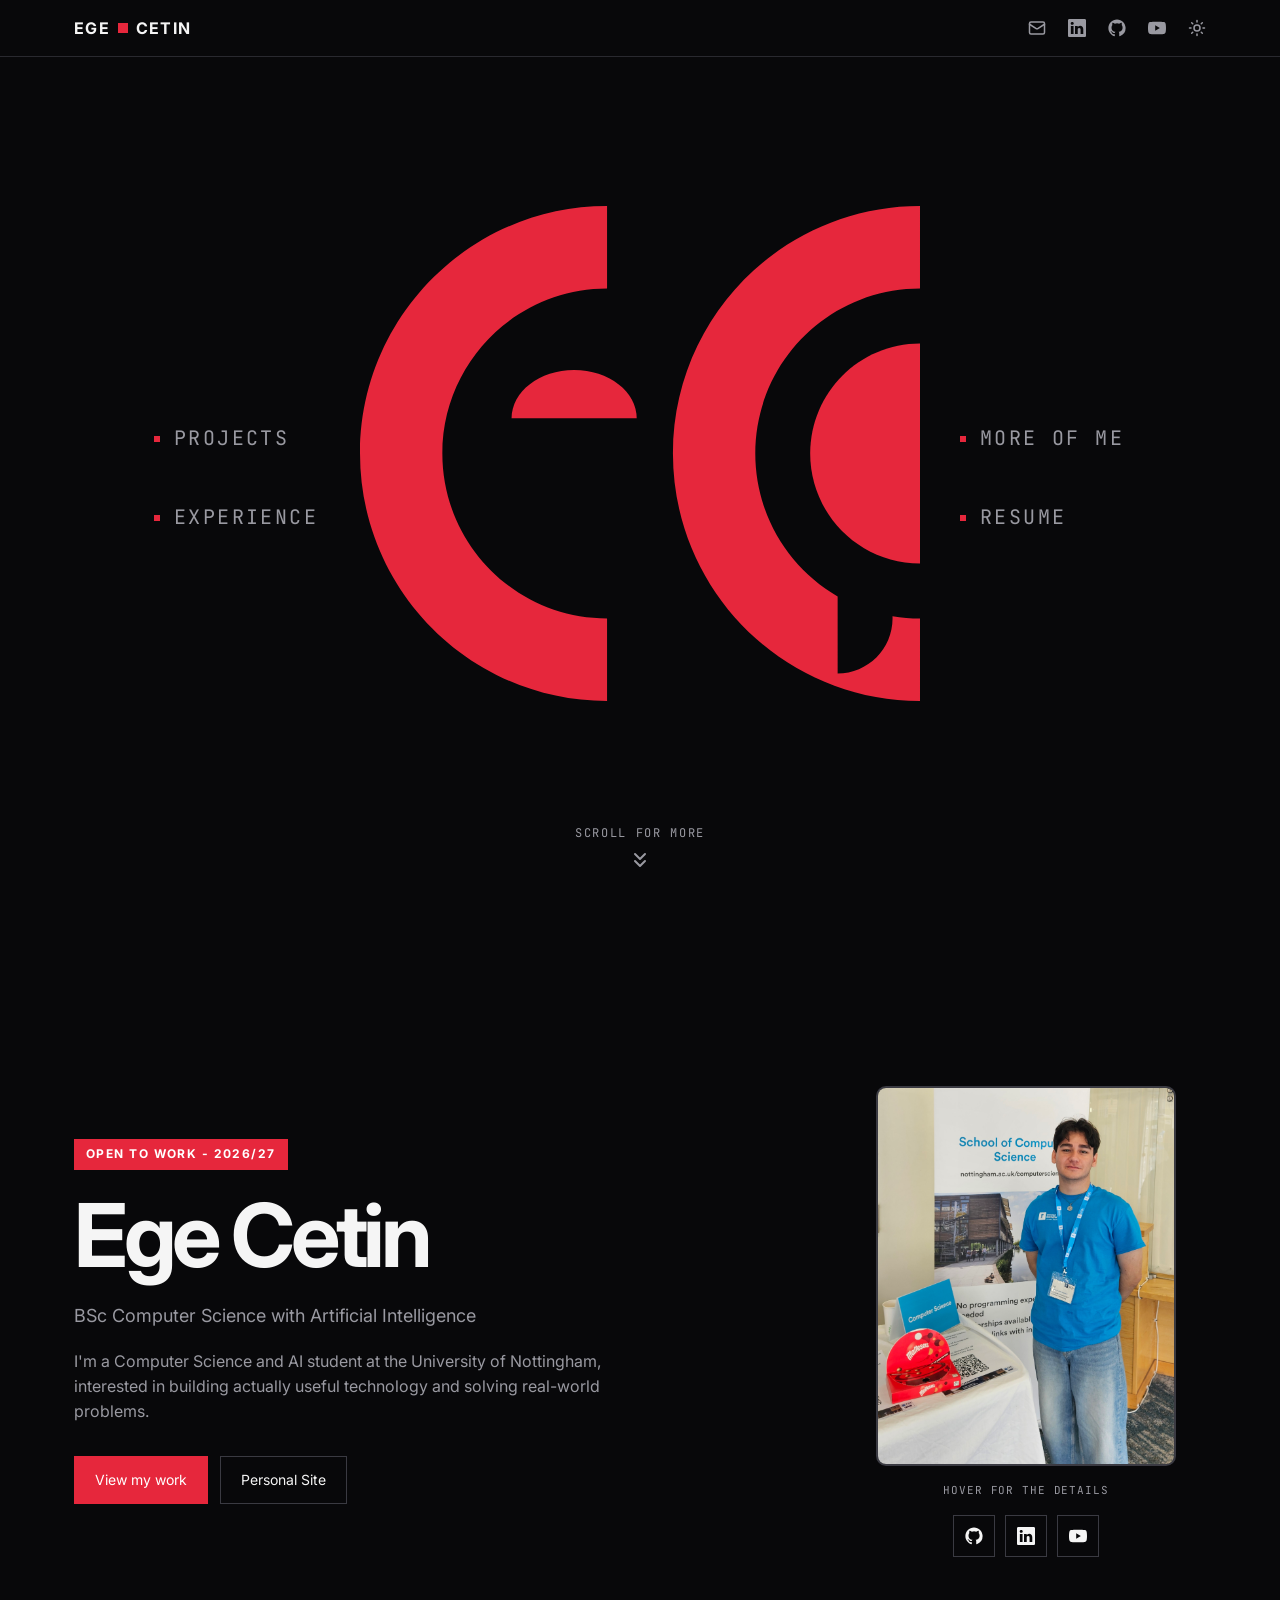
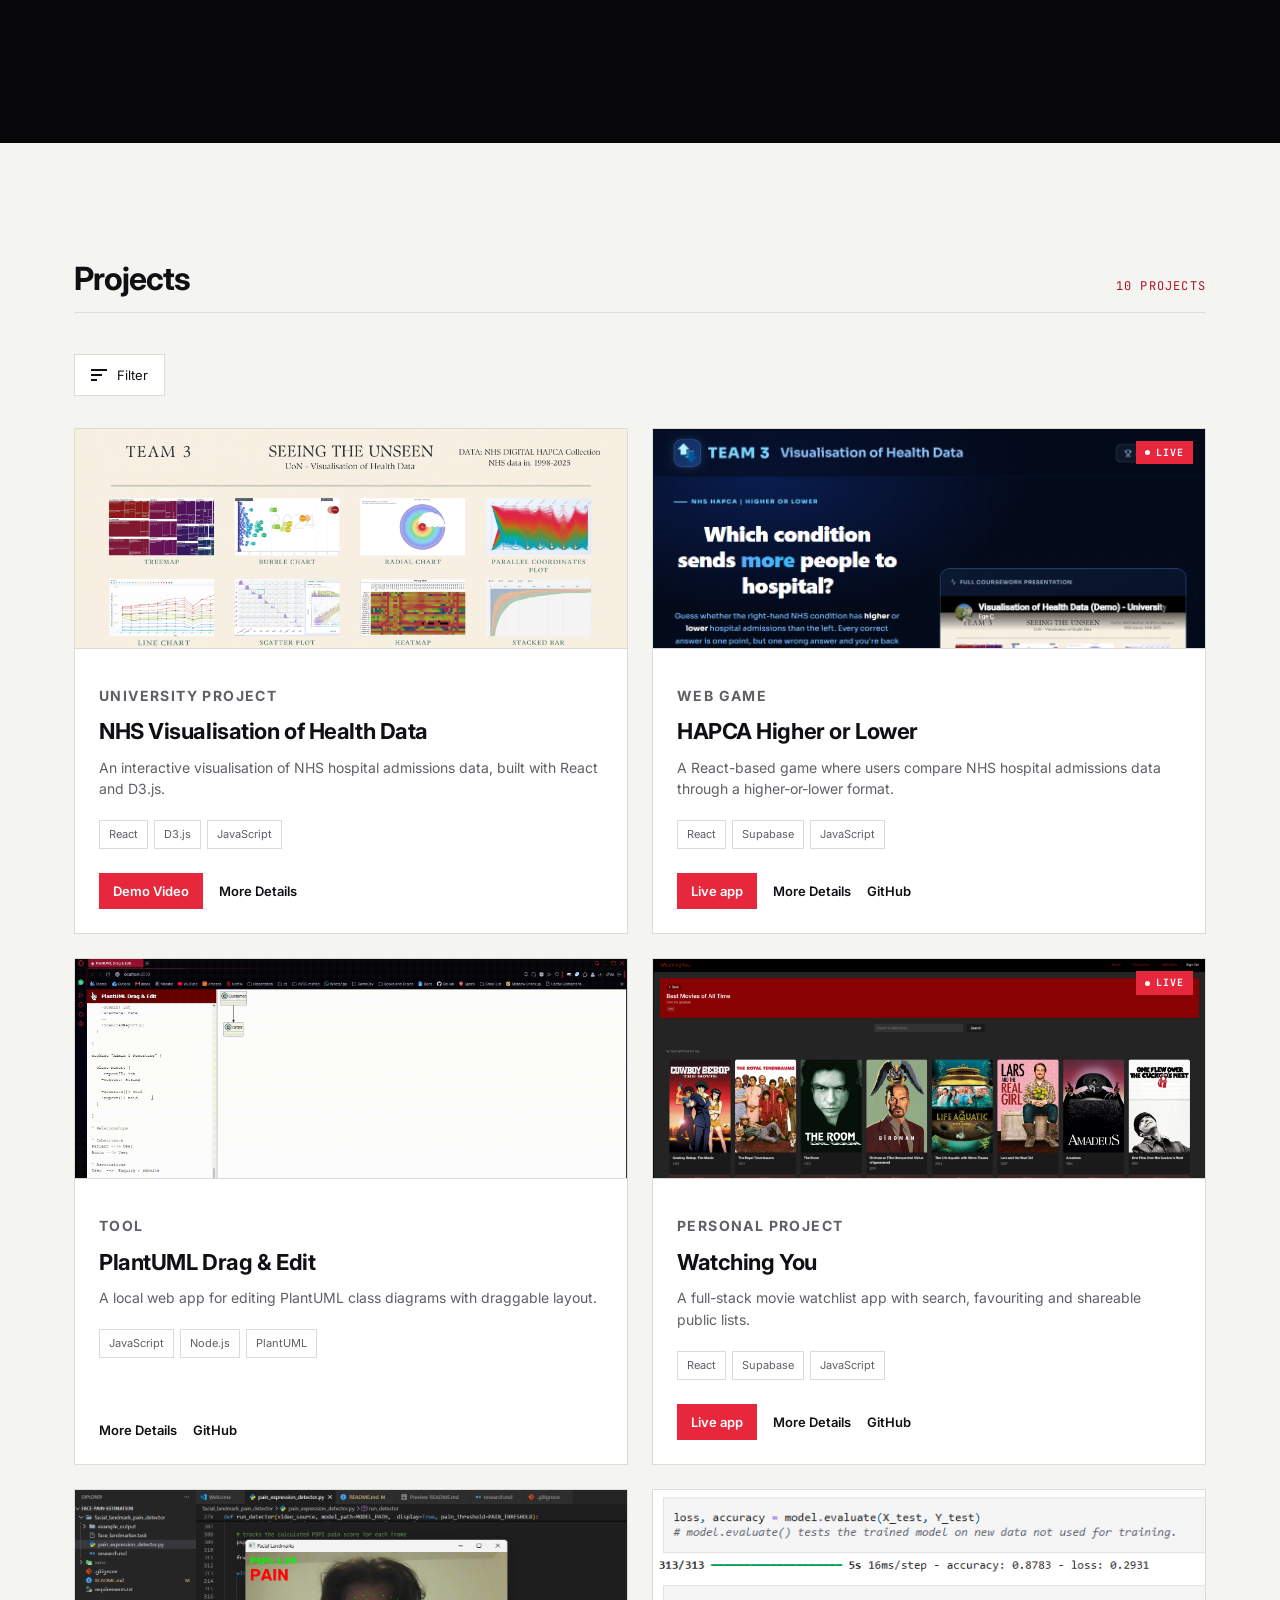
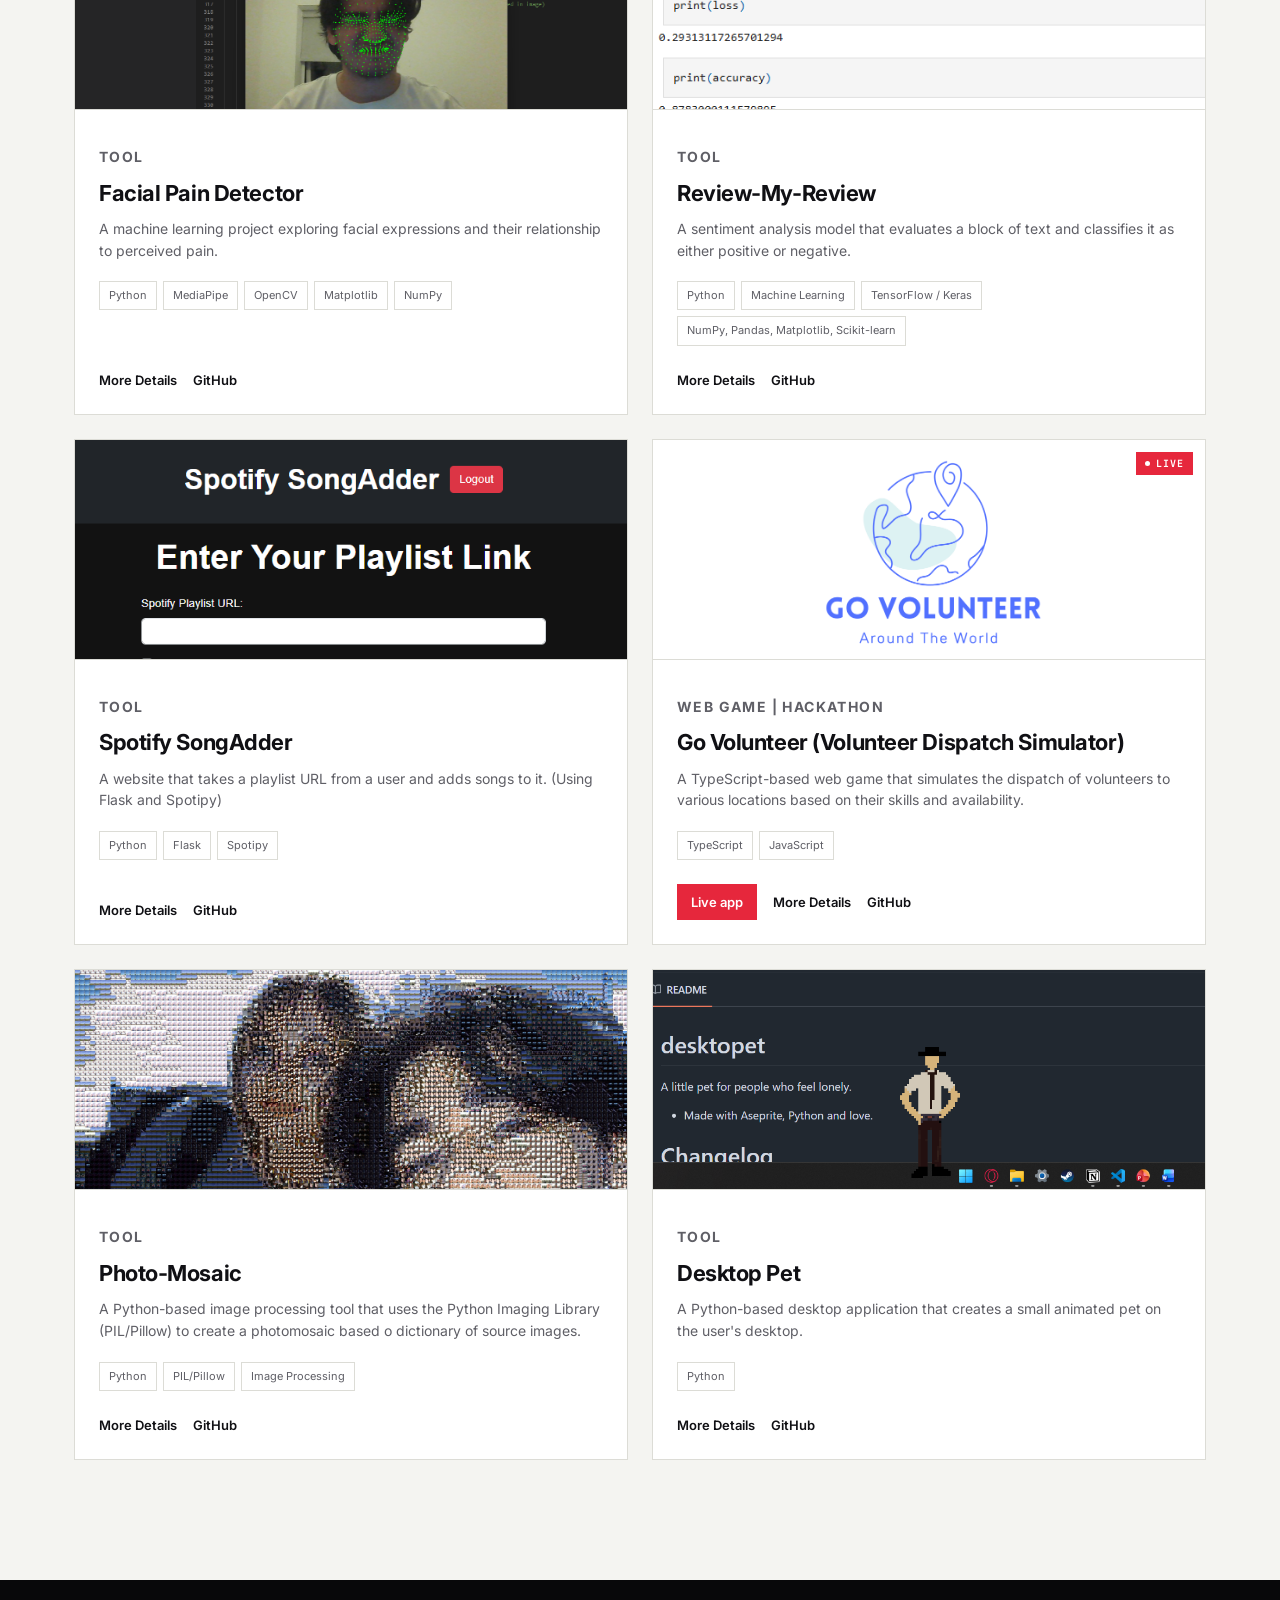
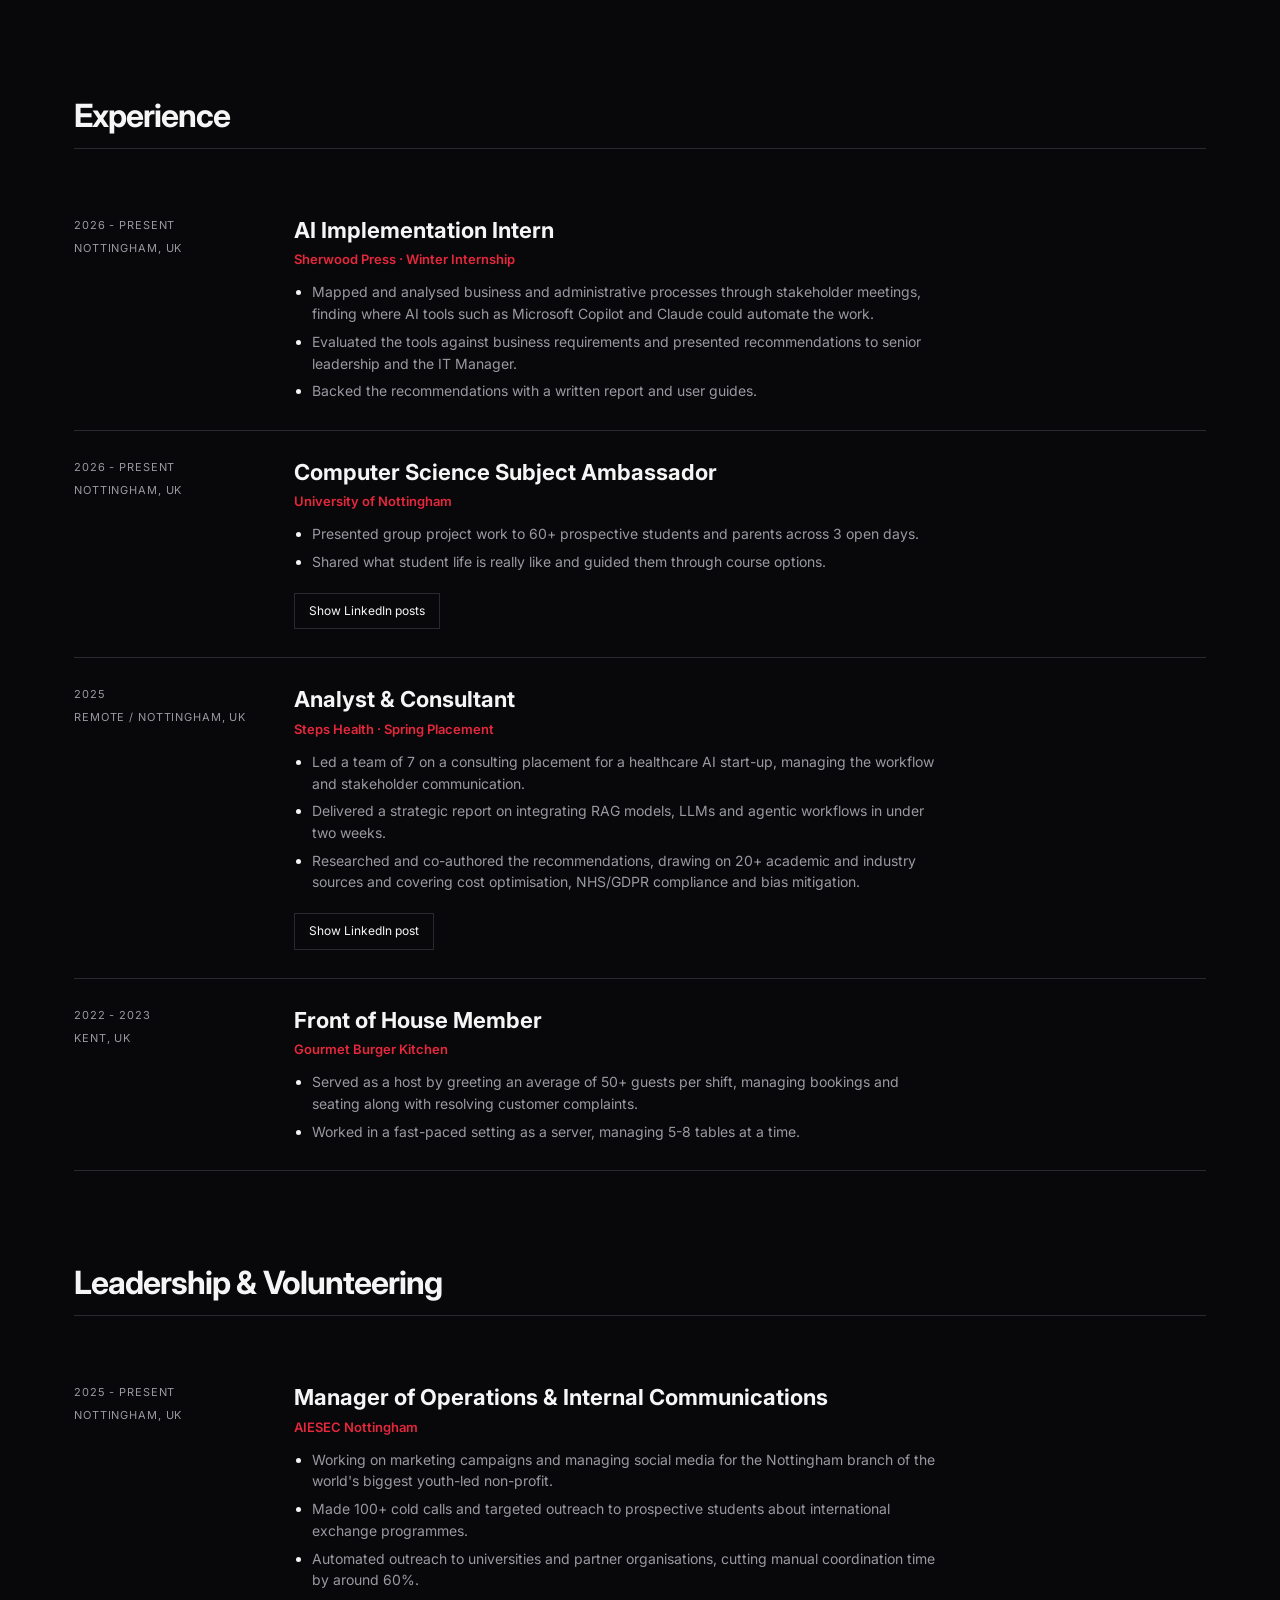
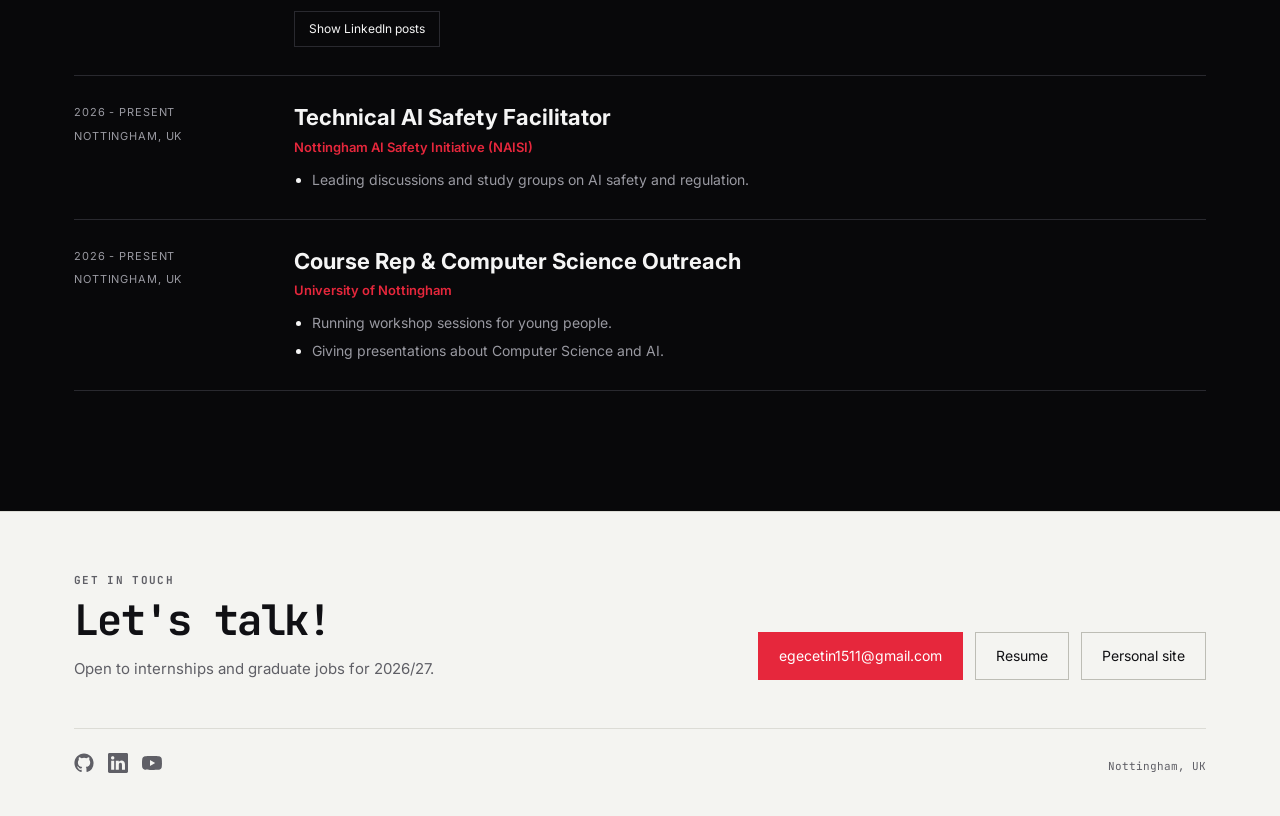
<file: index.html>
<!DOCTYPE html>
<html lang="en">
<head>
<meta charset="UTF-8">
<meta name="viewport" content="width=device-width, initial-scale=1.0">
<title>Portfolio | Ege Cetin</title>
<link rel="preconnect" href="https://fonts.googleapis.com">
<link rel="preconnect" href="https://fonts.gstatic.com" crossorigin>
<link href="https://fonts.googleapis.com/css2?family=JetBrains+Mono:wght@400;500;700&family=Inter:wght@400;500;600&display=swap" rel="stylesheet">
<link rel="stylesheet" href="css/styles.css">

<!--
    The color-scheme meta tag tells the browser which color schemes the site supports.
    This allows the browser to render built-in UI (like form controls) in a matching style.
    It also allows the browser to automatically switch to dark mode if the user has dark mode enabled.
-->
<meta name="color-scheme" content="dark light">

<!-- Prefetch other pages for faster navigation -->
<link rel="prefetch" href="personal.html" as="document">
<link rel="prefetch" href="resume.html" as="document">
<link rel="prefetch" href="detail.html" as="document">

<link rel="icon" href="favicon.ico" sizes="32x32">
<link rel="icon" href="assets/logo/ec-logo.svg" type="image/svg+xml">
<link rel="apple-touch-icon" href="apple-touch-icon.png">


<script>
    try {
        if (localStorage.getItem('theme') === 'light') {
            document.documentElement.dataset.theme = 'light';
        }
    } catch (e) {}
</script>



</head>
<body>

    <nav class="site-nav" aria-label="Main navigation">
        <div class="nav-inner wrap">

            <a href="index.html" class="logo">
                EGE
                <span class="logo-mark" aria-hidden="true"></span>
                CETIN
            </a>

            <a href="index.html" class="nav-logo" aria-label="Ege Cetin home">
                <img src="assets/logo/ec-logo.svg" alt="Ege Cetin logo">
            </a>
            
            <ul class="nav-links">

                <li>
                    <a class="nav-social" href="mailto:egecetin1511@gmail.com" aria-label="Contact">
                        <svg viewBox="0 0 24 24" aria-hidden="true" fill="none" stroke="currentColor" stroke-width="2" stroke-linecap="round" stroke-linejoin="round">
                            <rect x="2" y="4" width="20" height="16" rx="2"/>
                            <path d="m22 7-8.97 5.7a1.94 1.94 0 0 1-2.06 0L2 7"/>
                        </svg>
                    </a>
                </li>
                
                <li>
                    <a
                        class="nav-social"
                        href="https://www.linkedin.com/in/cetin-ege/"
                        target="_blank"
                        rel="noopener noreferrer"
                        aria-label="LinkedIn"
                    >
                        <svg viewBox="0 0 16 16" aria-hidden="true">
                            <path
                                fill="currentColor"
                                d="M0 1.146C0 .513.526 0 1.175 0h13.65C15.474 0 16 .513 16 1.146v13.708c0 .633-.526 1.146-1.175 1.146H1.175C.526 16 0 15.487 0 14.854zm4.943 12.248V6.169H2.542v7.225zm-1.2-8.212c.837 0 1.358-.554 1.358-1.248-.015-.709-.52-1.248-1.342-1.248S2.4 3.226 2.4 3.934c0 .694.521 1.248 1.327 1.248zm4.908 8.212V9.359c0-.216.016-.432.08-.586.173-.431.568-.878 1.232-.878.869 0 1.216.662 1.216 1.634v3.865h2.401V9.25c0-2.22-1.184-3.252-2.764-3.252-1.274 0-1.845.7-2.165 1.193v.025h-.016l.016-.025V6.169h-2.4c.03.678 0 7.225 0 7.225z"
                            />
                        </svg>
                    </a>
                </li>

                <li>
                    <a
                        class="nav-social"
                        href="https://github.com/cetinege"
                        target="_blank"
                        rel="noopener noreferrer"
                        aria-label="GitHub"
                    >
                        <svg viewBox="0 0 24 24" aria-hidden="true">
                            <path fill="currentColor" d="M12 .5C5.65.5.5 5.65.5 12c0 5.08 3.29 9.39 7.86 10.91.58.11.79-.25.79-.55v-2.14c-3.2.7-3.88-1.54-3.88-1.54-.53-1.33-1.28-1.69-1.28-1.69-1.05-.72.08-.7.08-.7 1.16.08 1.77 1.19 1.77 1.19 1.03 1.76 2.69 1.25 3.35.95.1-.75.4-1.25.73-1.54-2.55-.29-5.23-1.28-5.23-5.69 0-1.26.45-2.29 1.19-3.1-.12-.29-.52-1.47.11-3.06 0 0 .97-.31 3.18 1.18a11.1 11.1 0 0 1 5.8 0c2.2-1.49 3.17-1.18 3.17-1.18.63 1.59.23 2.77.11 3.06.74.81 1.19 1.84 1.19 3.1 0 4.42-2.69 5.39-5.25 5.68.41.36.78 1.08.78 2.18v3.23c0 .3.21.66.8.55A11.51 11.51 0 0 0 23.5 12C23.5 5.65 18.35.5 12 .5Z"/>
                        </svg>
                    </a>
                </li>

                <li>
                    <a
                        class="nav-social"
                        href="https://www.youtube.com/@cetin-ege"
                        target="_blank"
                        rel="noopener noreferrer"
                        aria-label="YouTube"
                    >
                        <svg viewBox="0 0 24 24" aria-hidden="true">
                            <path fill="currentColor" d="M23.5 6.2a3 3 0 0 0-2.1-2.1C19.5 3.6 12 3.6 12 3.6s-7.5 0-9.4.5A3 3 0 0 0 .5 6.2C0 8.1 0 12 0 12s0 3.9.5 5.8a3 3 0 0 0 2.1 2.1c1.9.5 9.4.5 9.4.5s7.5 0 9.4-.5a3 3 0 0 0 2.1-2.1c.5-1.9.5-5.8.5-5.8s0-3.9-.5-5.8ZM9.6 15.6V8.4l6.2 3.6-6.2 3.6Z"/>
                        </svg>
                    </a>
                </li>

                <li>
                    <button class="theme-toggle" type="button" aria-label="Switch to light mode">
                        <!-- Sun: shown in dark mode -->
                        <svg class="icon-sun" viewBox="0 0 24 24" aria-hidden="true" fill="none" stroke="currentColor" stroke-width="2" stroke-linecap="round">
                            <circle cx="12" cy="12" r="4"/>
                            <path d="M12 2v2M12 20v2M4.9 4.9l1.4 1.4M17.7 17.7l1.4 1.4M2 12h2M20 12h2M4.9 19.1l1.4-1.4M17.7 6.3l1.4-1.4"/>
                        </svg>
                        <!-- Moon: shown in light mode -->
                        <svg class="icon-moon" viewBox="0 0 24 24" aria-hidden="true" fill="none" stroke="currentColor" stroke-width="2" stroke-linecap="round" stroke-linejoin="round">
                            <path d="M21 12.8A9 9 0 1 1 11.2 3a7 7 0 0 0 9.8 9.8Z"/>
                        </svg>
                    </button>
                </li>
            </ul>

        </div>
    </nav>



    <section class="hero bg-black">

        <div class="hero-splash">
            <div class="splash-stage wrap">

                <nav class="splash-side splash-left" aria-label="Page sections">
                    <a href="#projects" class="splash-link">Projects</a>
                    <a href="#experience" class="splash-link">Experience</a>
                </nav>

                <div class="splash-center">
                    <img class="hero-logo" src="assets/logo/ec-logo.svg" alt="Ege Cetin logo">
                    <a href="#profile" class="scroll-hint">
                        Scroll for more
                        <span class="scroll-arrow" aria-hidden="true"> <svg xmlns="http://www.w3.org/2000/svg" width="24" height="24" viewBox="0 0 24 24" fill="none" stroke="currentColor" stroke-width="2" stroke-linecap="round" stroke-linejoin="round" class="lucide lucide-chevrons-down preview-icon"><path d="m7 6 5 5 5-5"/><path d="m7 13 5 5 5-5"/></svg> </span>
                    </a>
                </div>

                <nav class="splash-side splash-right" aria-label="Other pages">
                    <a href="personal.html" class="splash-link">More of Me</a>
                    <a href="resume.html" class="splash-link">Resume</a>
                </nav>

            </div>
        </div>

        <!-- Hero With Profile Card -->
        <div class="hero-main" id="profile" data-snap-target>
            <div class="wrap">
                <div class="hero-layout">

                    <div class="hero-content">

                        <p class="availability">OPEN TO WORK - 2026/27</p>

                        <h1>
                            Ege Cetin
                        </h1>

                        <p class="hero-degree">
                            BSc Computer Science with Artificial Intelligence
                        </p>

                        <p class="hero-description">
                            I'm a Computer Science and AI student at the University of Nottingham,
                            interested in building actually useful technology and solving real-world problems.
                        </p>

                        <div class="hero-actions">
                            <a href="#projects" class="btn btn-primary">View my work</a>
                            <a href="personal.html" class="btn btn-outline">Personal Site</a>
                        </div>

                    </div>

                    <div class="hero-profile">
                        <!--
                            tabindex="0" makes the card reachable by keyboard,
                            which is what lets the CSS :focus-within rule flip it.
                        -->
                        <div class="profile-card" tabindex="0" role="button" aria-pressed="false" aria-label="Profile card, activate to flip">
                            <div class="profile-card-inner">

                                <div class="profile-front">
                                    <img src="assets/images/profile.png" alt="Ege Cetin">
                                </div>

                                <div class="profile-back">
                                    <ul class="profile-facts">
                                        <li>
                                            <span class="fact-label">BASED IN</span>
                                            Nottingham, UK
                                        </li>
                                        <li>
                                            <span class="fact-label">STUDYING</span>
                                            Computer Science with AI
                                        </li>
                                        <li>
                                            <span class="fact-label">CURRENTLY</span>
                                            AI Implementation Intern at Sherwood Press
                                        </li>
                                        <li>
                                            <span class="fact-label">LOOKING FOR</span>
                                            2026/27 internships & grad roles
                                        </li>
                                    </ul>
                                </div>

                            </div>
                        </div>

                        <p class="profile-hint">
                            <span class="hint-hover">HOVER FOR THE DETAILS</span>
                            <span class="hint-tap">TAP TO FLIP</span>
                        </p>

                        <div class="social-links">

                            <a
                                href="https://github.com/cetinege"
                                target="_blank"
                                rel="noopener noreferrer"
                                aria-label="GitHub"
                            >
                                <svg viewBox="0 0 24 24" aria-hidden="true">
                                    <path fill="currentColor" d="M12 .5C5.65.5.5 5.65.5 12c0 5.08 3.29 9.39 7.86 10.91.58.11.79-.25.79-.55v-2.14c-3.2.7-3.880-1.54-3.88-1.54-.53-1.33-1.28-1.69-1.28-1.69-1.05-.72.08-.7.08-.7 1.16.08 1.77 1.19 1.77 1.19 1.03 1.76 2.69 1.25 3.35.95.1-.75.4-1.25.73-1.54-2.55-.29-5.23-1.28-5.23-5.69 0-1.26.45-2.29 1.19-3.1-.12-.29-.52-1.47.11-3.06 0 0 .97-.31 3.18 1.18a11.1 11.1 0 0 1 5.8 0c2.2-1.49 3.17-1.18 3.17-1.18.63 1.59.23 2.77.11 3.06.74.81 1.19 1.84 1.19 3.1 0 4.42-2.69 5.39-5.25 5.68.41.36.78 1.08.78 2.18v3.23c0 .3.21.66.8.55A11.51 11.51 0 0 0 23.5 12C23.5 5.65 18.35.5 12 .5Z"/>
                                </svg>
                            </a>

                            <a
                                href="https://www.linkedin.com/in/cetin-ege/"
                                target="_blank"
                                rel="noopener noreferrer"
                                aria-label="LinkedIn"
                            >
                                <svg viewBox="0 0 16 16" aria-hidden="true">
                                    <path fill="currentColor" d="M0 1.146C0 .513.526 0 1.175 0h13.65C15.474 0 16 .513 16 1.146v13.708c0 .633-.526 1.146-1.175 1.146H1.175C.526 16 0 15.487 0 14.854zm4.943 12.248V6.169H2.542v7.225zm-1.2-8.212c.837 0 1.358-.554 1.358-1.248-.015-.709-.52-1.248-1.342-1.248S2.4 3.226 2.4 3.934c0 .694.521 1.248 1.327 1.248zm4.908 8.212V9.359c0-.216.016-.432.08-.586.173-.431.568-.878 1.232-.878.869 0 1.216.662 1.216 1.634v3.865h2.401V9.25c0-2.22-1.184-3.252-2.764-3.252-1.274 0-1.845.7-2.165 1.193v.025h-.016l.016-.025V6.169h-2.4c.03.678 0 7.225 0 7.225z"/>
                                </svg>
                            </a>

                            <a
                                href="https://www.youtube.com/@cetin-ege"
                                target="_blank"
                                rel="noopener noreferrer"
                                aria-label="YouTube"
                            >
                                <svg viewBox="0 0 24 24" aria-hidden="true">
                                    <path fill="currentColor" d="M23.5 6.2a3 3 0 0 0-2.1-2.1C19.5 3.6 12 3.6 12 3.6s-7.5 0-9.4.5A3 3 0 0 0 .5 6.2C0 8.1 0 12 0 12s0 3.9.5 5.8a3 3 0 0 0 2.1 2.1c1.9.5 9.4.5 9.4.5s7.5 0 9.4-.5a3 3 0 0 0 2.1-2.1c.5-1.9.5-5.8.5-5.8s0-3.9-.5-5.8ZM9.6 15.6V8.4l6.2 3.6-6.2 3.6Z"/>
                                </svg>
                            </a>

                        </div>

                    </div>


                </div>
            </div>
        </div>
    </section>

    <section id="projects" class="section bg-white">

        <div class="wrap">

            <div class="sect-title-row">
                <h2>Projects</h2>
                <span class="sect-meta project-count" aria-live="polite"></span>
            </div>

            <div class="project-filters">
                <button
                    class="filter-toggle"g
                    aria-expanded="false"
                    aria-controls="filter-panel"
                >
                    <span class="filter-icon" aria-hidden="true">
                        <span></span>
                        <span></span>
                        <span></span>
                    </span>
                    Filter
                </button>

                <div class="filter-panel" id="filter-panel" hidden>

                    <div class="filter-field">
                        <label for="filter-type">PROJECT TYPE</label>
                        <select id="filter-type">
                            <option value="all">All types</option>
                            <option value="university">University projects</option>
                            <option value="hackathon">Hackathon projects</option>
                            <option value="tool">Tools</option>
                            <option value="machine-learning">AI/ML Projects</option>
                            <option value="live">Live Projects</option>
                        </select>
                    </div>

                    <div class="filter-field">
                        <label for="filter-language">LANGUAGE / STACK</label>
                        <select id="filter-language">
                            <option value="all">All languages</option>
                            <option value="javascript">JavaScript / TypeScript / React</option>
                            <!-- <option value="d3">D3.js</option> -->
                            <!-- <option value="supabase">Supabase</option> -->
                            <option value="python">Python</option>
                            <option value="full-stack">Full-Stack</option>
                        </select>
                    </div>


                    <div class="filter-panel-footer">
                        <button class="filter-reset" type="button">Reset filters</button>
                    </div>

                </div>

            </div>

            <div class="project-grid">
                <!-- 
                    The <article> HTML element represents a self-contained composition in a document, page, application, or site, 
                    which is intended to be independently distributable or reusable
                -->
                
                <!-- Visualisation of Health Data -->
                <article class="project-card" data-type="university" data-language="javascript react d3">

                    <a class="project-visual" href="detail.html?project=nhs-dataviz">
                        <span class="project-live">LIVE</span>
                        <img src="assets/images/vis-of-health-data.png" alt="Screenshot of the HAPCA NHS data visualisation" loading="lazy" width="1200" height="675">
                    </a>

                    <div class="project-body">
                        <p class="project-type">UNIVERSITY PROJECT</p>
                        <h3>NHS Visualisation of Health Data</h3>
                        <p>
                            An interactive visualisation of NHS hospital admissions
                            data, built with React and D3.js.
                        </p>

                        <div class="project-tags">
                            <span>React</span>
                            <span>D3.js</span>
                            <span>JavaScript</span>
                        </div>

                        <div class="project-actions">
                             <a class="btn-live" href="https://www.youtube.com/watch?v=-iPyuSVeKGY" target="_blank" rel="noopener noreferrer">Demo Video</a>
                            <a href="detail.html?project=nhs-dataviz">More Details</a>
                        </div>
                    </div>
                </article>

                <!-- HAPCA Higher or Lower -->
                <article class="project-card" data-type="university game live" data-language="javascript react supabase">

                    <a class="project-visual" href="detail.html?project=higher-or-lower">
                        <img src="assets/images/hapca.png" alt="Screenshot of the HAPCA HIGHER Or LOWER" loading="lazy" width="1200" height="675">
                        <span class="project-live">LIVE</span>
                    </a>

                    <div class="project-body">
                        <p class="project-type">WEB GAME</p>
                        <h3>HAPCA Higher or Lower</h3>
                        <p>
                            A React-based game where users compare NHS hospital
                            admissions data through a higher-or-lower format.
                        </p>

                        <div class="project-tags">
                            <span>React</span>
                            <span>Supabase</span>
                            <span>JavaScript</span>
                        </div>

                        <div class="project-actions">
                            <a class="btn-live" href="https://higherorlowerhapca.netlify.app" target="_blank" rel="noopener noreferrer">Live app</a>
                            <a href="detail.html?project=higher-or-lower">More Details</a>
                            <a href="https://github.com/cetinege/hapca-higher-or-lower" target="_blank" rel="noopener noreferrer">GitHub</a>
                        </div>
                    </div>

                </article>

                <!-- PlantUML Drag & Edit -->
                <article class="project-card" data-type="tool" data-language="javascript node.js">

                    <a class="project-visual" href="detail.html?project=diagram-editor">
                        <img src="assets/images/plantuml-drag-demo.gif" alt="GIF of the PlantUML Drag & Edit App" loading="lazy" width="1200" height="675">
                    </a>

                    <div class="project-body">
                        <p class="project-type">TOOL</p>
                        <h3>PlantUML Drag & Edit</h3>
                        <p>
                            A local web app for editing PlantUML class diagrams with draggable layout.
                        </p>

                        <div class="project-tags">
                            <span>JavaScript</span>
                            <span>Node.js</span>
                            <span>PlantUML</span>
                        </div>

                        <div class="project-actions">
                            <a href="detail.html?project=diagram-editor">More Details</a>
                            <a href="https://github.com/cetinege/plantuml-drag-and-edit" target="_blank" rel="noopener noreferrer">GitHub</a>
                        </div>
                    </div>

                </article>

                <!-- Watching You -->
                <article class="project-card" data-type="tool live" data-language="full-stack javascript react supabase">

                    <a class="project-visual" href="detail.html?project=watching-you">
                        <img src="assets/images/watchlist-page-screen.png" alt="Screenshot of the Watchlist App" loading="lazy" width="1200" height="675">
                        <span class="project-live">LIVE</span>
                    </a>

                    <div class="project-body">
                        <p class="project-type">PERSONAL PROJECT</p>
                        <h3>Watching You</h3>
                        <p>
                            A full-stack movie watchlist app with search, favouriting
                            and shareable public lists.
                        </p>

                        <div class="project-tags">
                            <span>React</span>
                            <span>Supabase</span>
                            <span>JavaScript</span>
                        </div>

                        <div class="project-actions">
                            <a class="btn-live" href="https://watching-you-watchlist.netlify.app" target="_blank" rel="noopener noreferrer">Live app</a>
                            <a href="detail.html?project=watching-you">More Details</a>
                            <a href="https://github.com/cetinege/watching-you" target="_blank" rel="noopener noreferrer">GitHub</a>
                        </div>
                    </div>

                </article>

                <!-- Not deployed, so this card has no .project-live badge and no "Live app" link -->
                <!-- Face Pain Detector -->
                <article class="project-card" data-type="machine-learning" data-language="python">

                    <a class="project-visual" href="detail.html?project=pain-detector">
                        <img src="assets/images/pain-rec.png" alt="Screenshot of the Face Pain Detector App" loading="lazy" width="1200" height="675">
                    </a>

                    <div class="project-body">
                        <p class="project-type">TOOL</p>
                        <h3>Facial Pain Detector</h3>
                        <p>
                            A machine learning project exploring facial expressions
                            and their relationship to perceived pain.
                        </p>

                        <div class="project-tags">
                            <span>Python</span>
                            <span>MediaPipe</span>
                            <span>OpenCV</span>
                            <span>Matplotlib</span>
                            <span>NumPy</span>
                        </div>

                        <div class="project-actions">
                            <a href="detail.html?project=pain-detector">More Details</a>
                            <a href="https://github.com/cetinege/face-the-pain" target="_blank" rel="noopener noreferrer">GitHub</a>
                        </div>
                    </div>

                </article>

                <!-- Review-My-Review -->
                <article class="project-card" data-type="machine-learning" data-language="python">

                    <a class="project-visual" href="detail.html?project=review-my-review">
                        <img src="assets/images/review-my-review.png" alt="Screenshot of the Review-My-Review App" loading="lazy" width="1200" height="675">
                    </a>

                    <div class="project-body">
                        <p class="project-type">TOOL</p>
                        <h3>Review-My-Review </h3>
                        <p>
                            A sentiment analysis model that evaluates a block of text and classifies it as either positive or negative.
                        </p>

                        <div class="project-tags">
                            <span>Python</span>
                            <span>Machine Learning</span>
                            <span>TensorFlow / Keras</span>
                            <span>NumPy, Pandas, Matplotlib, Scikit-learn</span>
                        </div>

                        <div class="project-actions">
                            <a href="detail.html?project=review-my-review">More Details</a>
                            <a href="https://github.com/cetinege/review-my-review" target="_blank" rel="noopener noreferrer">GitHub</a>
                        </div>
                    </div>

                </article>

                <!-- Spotify SongAdder -->
                <article class="project-card" data-type="tool" data-language="python">

                    <a class="project-visual" href="detail.html?project=spotify-songadder">
                        <img src="assets/images/spotify-songadder.png" alt="Screenshot of the Spotify SongAdder App" loading="lazy" width="1200" height="675">
                    </a>

                    <div class="project-body">
                        <p class="project-type">TOOL</p>
                        <h3>Spotify SongAdder</h3>
                        <p>
                            A website that takes a playlist URL from a user and adds songs to it. (Using Flask and Spotipy)
                        </p>

                        <div class="project-tags">
                            <span>Python</span>
                            <span>Flask</span>
                            <span>Spotipy</span>
                        </div>

                        <div class="project-actions">
                            <a href="detail.html?project=spotify-songadder">More Details</a>
                            <a href="https://github.com/cetinege/song-adder" target="_blank" rel="noopener noreferrer">GitHub</a>
                        </div>
                    </div>

                </article>

                <!-- Volunteer Dispatch Simulator -->
                <article class="project-card" data-type="hackathon game live" data-language="python">

                    <a class="project-visual" href="detail.html?project=volunteer-dispatch-sim">
                        <img src="assets/images/go-volunteer-logo.png" alt="Screenshot of the Volunteer Dispatch Simulator" loading="lazy" width="1200" height="675">
                        <span class="project-live">LIVE</span>
                    </a>

                    <div class="project-body">
                        <p class="project-type">WEB GAME | HACKATHON</p>
                        <h3>Go Volunteer (Volunteer Dispatch Simulator)</h3>
                        <p>
                            A TypeScript-based web game that simulates the dispatch of volunteers to various locations based on their skills and availability.
                        </p>

                        <div class="project-tags">
                            <span>TypeScript</span>
                            <span>JavaScript</span>
                        </div>

                        <div class="project-actions">
                            <a class="btn-live" href="https://govolunteer.netlify.app" target="_blank" rel="noopener noreferrer">Live app</a>
                            <a href="detail.html?project=volunteer-dispatch-sim">More Details</a>
                            <a href="https://github.com/cetinege/volunteer-dispatch-sim" target="_blank" rel="noopener noreferrer">GitHub</a>
                        </div>
                    </div>

                </article>

                <!-- Photo-Mosaic -->
                <article class="project-card" data-type="tool" data-language="python">

                    <a class="project-visual" href="detail.html?project=photo-mosaic">
                        <img src="assets/images/photo-mosaic.jpg" alt="Screenshot of the Photo-Mosaic App" loading="lazy" width="1200" height="675">
                    </a>

                    <div class="project-body">
                        <p class="project-type">TOOL</p>
                        <h3>Photo-Mosaic</h3>
                        <p>
                            A Python-based image processing tool that uses the Python Imaging Library (PIL/Pillow) to create a photomosaic based o dictionary of source images.
                        </p>

                        <div class="project-tags">
                            <span>Python</span>
                            <span>PIL/Pillow</span>
                            <span>Image Processing</span>
                        </div>

                        <div class="project-actions">
                            <a href="detail.html?project=photo-mosaic">More Details</a>
                            <a href="https://github.com/cetinege/photo-mosaic" target="_blank" rel="noopener noreferrer">GitHub</a>
                        </div>
                    </div>

                </article>

                <!-- Desktop Pet -->
                <article class="project-card" data-type="tool" data-language="python">

                    <a class="project-visual" href="detail.html?project=desktop-pet">
                        <img src="assets/images/desktop-pet.png" alt="Screenshot of the Desktop Pet App" loading="lazy" width="1200" height="675">
                    </a>

                    <div class="project-body">
                        <p class="project-type">TOOL</p>
                        <h3>Desktop Pet</h3>
                        <p>
                            A Python-based desktop application that creates a small animated pet on the user's desktop.
                        </p>

                        <div class="project-tags">
                            <span>Python</span>
                        </div>

                        <div class="project-actions">
                            <a href="detail.html?project=desktop-pet">More Details</a>
                            <a href="https://github.com/cetinege/desktopet" target="_blank" rel="noopener noreferrer">GitHub</a>
                        </div>
                    </div>

                </article>


            </div>

            <p class="no-results" hidden>
                No projects match those filters. Try widening one of them.
            </p>

        </div>

    </section>

    <section id="experience" class="section bg-black">

        <div class="wrap">

            <div class="sect-title-row">
                <h2>Experience</h2>
            </div>

            <!--
                Each card: <h3> is the role, .experience-role is the organisation.

                OPTIONAL LINKEDIN POSTS
                To add some to an experience, copy a .post-toggle button and the
                .linkedin-post block below it, then give them a new matching id.
                To remove them, delete both.
            -->
            <div class="experience-list">

                <article class="experience-card">

                    <div class="experience-meta">
                        <span>2026 - PRESENT</span>
                        <span>NOTTINGHAM, UK</span>
                    </div>

                    <div class="experience-content">
                        <h3>AI Implementation Intern</h3>
                        <p class="experience-role">Sherwood Press · Winter Internship</p>
                        <ul class="experience-description">
                            <li>Mapped and analysed business and administrative processes through stakeholder meetings, finding where AI tools such as Microsoft Copilot and Claude could automate the work.</li>
                            <li>Evaluated the tools against business requirements and presented recommendations to senior leadership and the IT Manager.</li>
                            <li>Backed the recommendations with a written report and user guides.</li>
                        </ul>
                    </div>

                </article>

                <article class="experience-card">

                    <div class="experience-meta">
                        <span>2026 - PRESENT</span>
                        <span>NOTTINGHAM, UK</span>
                    </div>

                    <div class="experience-content">
                        <h3>Computer Science Subject Ambassador</h3>
                        <p class="experience-role">University of Nottingham</p>
                        <ul class="experience-description">
                            <li>Presented group project work to 60+ prospective students and parents across 3 open days.</li>
                            <li>Shared what student life is really like and guided them through course options.</li>
                        </ul>

                        <button
                            class="post-toggle"
                            type="button"
                            aria-expanded="false"
                            aria-controls="ambassador-post"
                        >
                            Show LinkedIn posts
                        </button>

                        <div class="linkedin-post" id="ambassador-post" hidden>
                            <iframe src="https://www.linkedin.com/embed/feed/update/urn:li:ugcPost:7504926839853719552" height="921" width="504" frameborder="0" allowfullscreen="" title="Embedded post"></iframe>
                            <iframe src="https://www.linkedin.com/embed/feed/update/urn:li:ugcPost:7479209911776796672" height="942" width="504" frameborder="0" allowfullscreen="" title="Embedded post"></iframe>
                            <iframe src="https://www.linkedin.com/embed/feed/update/urn:li:ugcPost:7509281645804359680" height="900" width="504" frameborder="0" allowfullscreen="" title="Embedded post"></iframe>
                        </div>
                    </div>

                </article>

                <article class="experience-card">

                    <div class="experience-meta">
                        <span>2025</span>
                        <span>REMOTE / NOTTINGHAM, UK</span>
                    </div>

                    <div class="experience-content">
                        <h3>Analyst & Consultant</h3>
                        <p class="experience-role">Steps Health · Spring Placement</p>
                        <ul class="experience-description">
                            <li>Led a team of 7 on a consulting placement for a healthcare AI start-up, managing the workflow and stakeholder communication.</li>
                            <li>Delivered a strategic report on integrating RAG models, LLMs and agentic workflows in under two weeks.</li>
                            <li>Researched and co-authored the recommendations, drawing on 20+ academic and industry sources and covering cost optimisation, NHS/GDPR compliance and bias mitigation.</li>
                        </ul>

                        <button
                            class="post-toggle"
                            type="button"
                            aria-expanded="false"
                            aria-controls="steps-health-post"
                        >
                            Show LinkedIn post
                        </button>

                        <div class="linkedin-post" id="steps-health-post" hidden>
                            <iframe src="https://www.linkedin.com/embed/feed/update/urn:li:share:7318760250327654400" height="971" width="504" frameborder="0" allowfullscreen="" title="Embedded post"></iframe>
                        </div>
                    </div>

                </article>

                <article class="experience-card">

                    <div class="experience-meta">
                        <span>2022 - 2023</span>
                        <span>KENT, UK</span>
                    </div>

                    <div class="experience-content">
                        <h3>Front of House Member</h3>
                        <p class="experience-role">Gourmet Burger Kitchen</p>
                        <ul class="experience-description">
                            <li>Served as a host by greeting an average of 50+ guests per shift, managing bookings and seating along with resolving customer complaints.</li>
                            <li>Worked in a fast-paced setting as a server, managing 5-8 tables at a time.</li>
                        </ul>
                    </div>

                </article>

            </div>

            <div class="sect-title-row">
                <h2>Leadership & Volunteering</h2>
            </div>

            <div class="experience-list">

                <article class="experience-card">

                    <div class="experience-meta">
                        <span>2025 - PRESENT</span>
                        <span>NOTTINGHAM, UK</span>
                    </div>

                    <div class="experience-content">
                        <h3>Manager of Operations & Internal Communications</h3>
                        <p class="experience-role">AIESEC Nottingham</p>
                        <ul class="experience-description">
                            <li>Working on marketing campaigns and managing social media for the Nottingham branch of the world's biggest youth-led non-profit.</li>
                            <li>Made 100+ cold calls and targeted outreach to prospective students about international exchange programmes.</li>
                            <li>Automated outreach to universities and partner organisations, cutting manual coordination time by around 60%.</li>
                        </ul>

                        <button
                            class="post-toggle"
                            type="button"
                            aria-expanded="false"
                            aria-controls="aiesec-post"
                        >
                            Show LinkedIn posts
                        </button>

                        <div class="linkedin-post" id="aiesec-post" hidden>
                            <iframe src="https://www.linkedin.com/embed/feed/update/urn:li:ugcPost:7508516604167626752" height="900" width="504" frameborder="0" allowfullscreen="" title="Embedded post"></iframe>
                            <iframe src="https://www.linkedin.com/embed/feed/update/urn:li:ugcPost:7433227040130043904" height="879" width="504" frameborder="0" allowfullscreen="" title="Embedded post"></iframe>
                            <iframe src="https://www.linkedin.com/embed/feed/update/urn:li:ugcPost:7430720587808845825" height="858" width="504" frameborder="0" allowfullscreen="" title="Embedded post"></iframe>
                        </div>
                    </div>

                </article>

                <article class="experience-card">

                    <div class="experience-meta">
                        <span>2026 - PRESENT</span>
                        <span>NOTTINGHAM, UK</span>
                    </div>

                    <div class="experience-content">
                        <h3>Technical AI Safety Facilitator</h3>
                        <p class="experience-role">Nottingham AI Safety Initiative (NAISI)</p>
                        <ul class="experience-description">
                            <li>Leading discussions and study groups on AI safety and regulation.</li>
                        </ul>
                    </div>

                </article>

                <article class="experience-card">

                    <div class="experience-meta">
                        <span>2026 - PRESENT</span>
                        <span>NOTTINGHAM, UK</span>
                    </div>

                    <div class="experience-content">
                        <h3>Course Rep & Computer Science Outreach</h3>
                        <p class="experience-role">University of Nottingham</p>
                        <ul class="experience-description">
                            <li>Running workshop sessions for young people.</li>
                            <li>Giving presentations about Computer Science and AI.</li>
                        </ul>
                    </div>

                </article>

            </div>

        </div>

    </section>

    <footer id="contact" class="site-footer bg-white">

        <div class="wrap">

            <div class="footer-content">

                <div class="footer-intro">
                    <p class="footer-label">GET IN TOUCH</p>

                    <h2>Let's talk!</h2>

                    <p class="footer-description">
                        Open to internships and graduate jobs for 2026/27.
                    </p>
                </div>

                <div class="footer-actions">

                    <a
                        href="mailto:egecetin1511@gmail.com"
                        class="btn btn-primary"
                    >
                        egecetin1511@gmail.com
                    </a>

                    <a
                        href="resume.html"
                        class="btn btn-outline"
                    >
                        Resume
                    </a>

                    <a href="personal.html" class="btn btn-outline">
                        Personal site
                    </a>


                </div>

            </div>

            <div class="footer-bottom">

                <div class="footer-socials">

                    <a
                        href="https://github.com/cetinege"
                        target="_blank"
                        rel="noopener noreferrer"
                        aria-label="GitHub"
                    >
                        <svg viewBox="0 0 24 24" aria-hidden="true">
                            <path fill="currentColor" d="M12 .5C5.65.5.5 5.65.5 12c0 5.08 3.29 9.39 7.86 10.91.58.11.79-.25.79-.55v-2.14c-3.2.7-3.88-1.54-3.88-1.54-.53-1.33-1.28-1.69-1.28-1.69-1.05-.72.08-.7.08-.7 1.16.08 1.77 1.19 1.77 1.19 1.03 1.76 2.69 1.25 3.35.95.1-.75.4-1.25.73-1.54-2.55-.29-5.23-1.28-5.23-5.69 0-1.26.45-2.29 1.19-3.1-.12-.29-.52-1.47.11-3.06 0 0 .97-.31 3.18 1.18a11.1 11.1 0 0 1 5.8 0c2.2-1.49 3.17-1.18 3.17-1.18.63 1.59.23 2.77.11 3.06.74.81 1.19 1.84 1.19 3.1 0 4.42-2.69 5.39-5.25 5.68.41.36.78 1.08.78 2.18v3.23c0 .3.21.66.8.55A11.51 11.51 0 0 0 23.5 12C23.5 5.65 18.35.5 12 .5Z"/>
                        </svg>
                    </a>

                    <a
                        href="https://www.linkedin.com/in/cetin-ege/"
                        target="_blank"
                        rel="noopener noreferrer"
                        aria-label="LinkedIn"
                    >
                        <svg viewBox="0 0 16 16" aria-hidden="true">
                            <path fill="currentColor" d="M0 1.146C0 .513.526 0 1.175 0h13.65C15.474 0 16 .513 16 1.146v13.708c0 .633-.526 1.146-1.175 1.146H1.175C.526 16 0 15.487 0 14.854zm4.943 12.248V6.169H2.542v7.225zm-1.2-8.212c.837 0 1.358-.554 1.358-1.248-.015-.709-.52-1.248-1.342-1.248S2.4 3.226 2.4 3.934c0 .694.521 1.248 1.327 1.248zm4.908 8.212V9.359c0-.216.016-.432.08-.586.173-.431.568-.878 1.232-.878.869 0 1.216.662 1.216 1.634v3.865h2.401V9.25c0-2.22-1.184-3.252-2.764-3.252-1.274 0-1.845.7-2.165 1.193v.025h-.016l.016-.025V6.169h-2.4c.03.678 0 7.225 0 7.225z"/>
                        </svg>
                    </a>

                    <a
                        href="https://www.youtube.com/@cetin-ege"
                        target="_blank"
                        rel="noopener noreferrer"
                        aria-label="YouTube"
                    >
                        <svg viewBox="0 0 24 24" aria-hidden="true">
                            <path fill="currentColor" d="M23.5 6.2a3 3 0 0 0-2.1-2.1C19.5 3.6 12 3.6 12 3.6s-7.5 0-9.4.5A3 3 0 0 0 .5 6.2C0 8.1 0 12 0 12s0 3.9.5 5.8a3 3 0 0 0 2.1 2.1c1.9.5 9.4.5 9.4.5s7.5 0 9.4-.5a3 3 0 0 0 2.1-2.1c.5-1.9.5-5.8.5-5.8s0-3.9-.5-5.8ZM9.6 15.6V8.4l6.2 3.6-6.2 3.6Z"/>
                        </svg>
                    </a>

                </div>

                <div class="footer-meta">
                    <p>Nottingham, UK</p>
                </div>

            </div>

        </div>

    </footer>


    <script src="js/home/filters.js"></script>
    <script src="js/home/experience.js"></script>
    <script src="js/home/hero.js"></script>
    <script src="js/shared/theme.js"></script>
    <script src="js/home/card.js"></script>
</body>
</html>
</file>
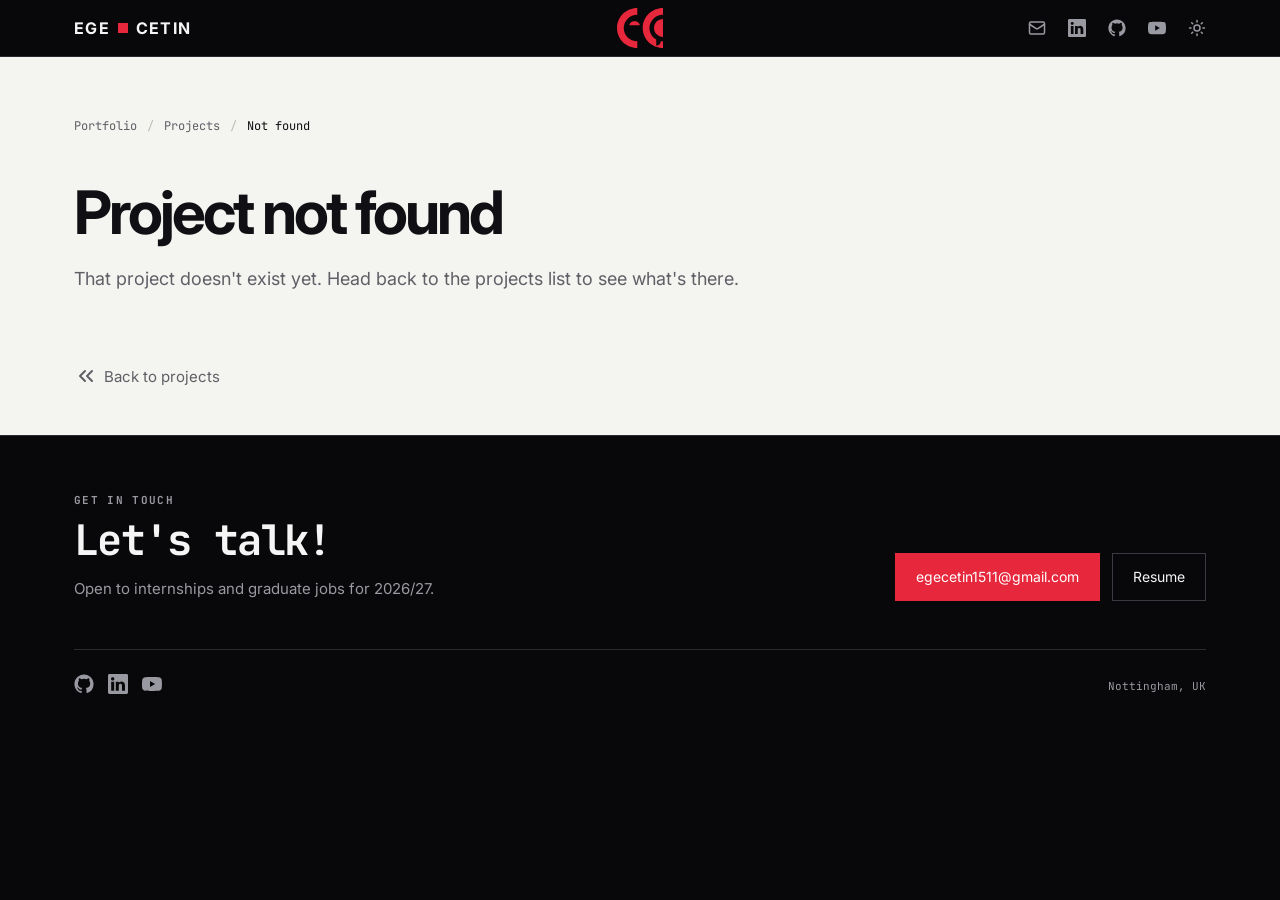
<file: detail.html>
<!DOCTYPE html>
<html lang="en">
<head>
<meta charset="UTF-8">
<meta name="viewport" content="width=device-width, initial-scale=1.0">

<!-- Replaced by the project's own title once project-data.js runs -->
<title>Project | Ege Cetin</title>

<link rel="preconnect" href="https://fonts.googleapis.com">
<link rel="preconnect" href="https://fonts.gstatic.com" crossorigin>
<link href="https://fonts.googleapis.com/css2?family=JetBrains+Mono:wght@400;500;700&family=Inter:wght@400;500;600&display=swap" rel="stylesheet">

<!-- styles.css first: details.css only adds the case-study specific rules -->
<link rel="stylesheet" href="css/styles.css">
<link rel="stylesheet" href="css/details.css">

<link rel="prefetch" href="index.html" as="document">

<link rel="icon" href="assets/logo/ec-logo.svg" type="image/svg+xml">

<script>
    try {
        if (localStorage.getItem('theme') === 'light') {
            document.documentElement.dataset.theme = 'light';
        }
    } catch (e) {}
</script>
</head>

<body>

    <nav class="site-nav" aria-label="Main navigation">
        <div class="nav-inner wrap">

            <a href="index.html" class="logo">
                EGE
                <span class="logo-mark" aria-hidden="true"></span>
                CETIN
            </a>

            <a href="index.html" class="nav-logo" aria-label="Ege Cetin home">
                <img src="assets/logo/ec-logo.svg" alt="Ege Cetin logo">
            </a>

            <ul class="nav-links">

                <li>
                    <a class="nav-social" href="mailto:egecetin1511@gmail.com" aria-label="Contact">
                        <svg viewBox="0 0 24 24" aria-hidden="true" fill="none" stroke="currentColor" stroke-width="2" stroke-linecap="round" stroke-linejoin="round">
                            <rect x="2" y="4" width="20" height="16" rx="2"/>
                            <path d="m22 7-8.97 5.7a1.94 1.94 0 0 1-2.06 0L2 7"/>
                        </svg>
                    </a>
                </li>

                <li>
                    <a
                        class="nav-social"
                        href="https://www.linkedin.com/in/cetin-ege/"
                        target="_blank"
                        rel="noopener noreferrer"
                        aria-label="LinkedIn"
                    >
                        <svg viewBox="0 0 16 16" aria-hidden="true">
                            <path fill="currentColor" d="M0 1.146C0 .513.526 0 1.175 0h13.65C15.474 0 16 .513 16 1.146v13.708c0 .633-.526 1.146-1.175 1.146H1.175C.526 16 0 15.487 0 14.854zm4.943 12.248V6.169H2.542v7.225zm-1.2-8.212c.837 0 1.358-.554 1.358-1.248-.015-.709-.52-1.248-1.342-1.248S2.4 3.226 2.4 3.934c0 .694.521 1.248 1.327 1.248zm4.908 8.212V9.359c0-.216.016-.432.08-.586.173-.431.568-.878 1.232-.878.869 0 1.216.662 1.216 1.634v3.865h2.401V9.25c0-2.22-1.184-3.252-2.764-3.252-1.274 0-1.845.7-2.165 1.193v.025h-.016l.016-.025V6.169h-2.4c.03.678 0 7.225 0 7.225z"/>
                        </svg>
                    </a>
                </li>

                <li>
                    <a
                        class="nav-social"
                        href="https://github.com/cetinege"
                        target="_blank"
                        rel="noopener noreferrer"
                        aria-label="GitHub"
                    >
                        <svg viewBox="0 0 24 24" aria-hidden="true">
                            <path fill="currentColor" d="M12 .5C5.65.5.5 5.65.5 12c0 5.08 3.29 9.39 7.86 10.91.58.11.79-.25.79-.55v-2.14c-3.2.7-3.88-1.54-3.88-1.54-.53-1.33-1.28-1.69-1.28-1.69-1.05-.72.08-.7.08-.7 1.16.08 1.77 1.19 1.77 1.19 1.03 1.76 2.69 1.25 3.35.95.1-.75.4-1.25.73-1.54-2.55-.29-5.23-1.28-5.23-5.69 0-1.26.45-2.29 1.19-3.1-.12-.29-.52-1.47.11-3.06 0 0 .97-.31 3.18 1.18a11.1 11.1 0 0 1 5.8 0c2.2-1.49 3.17-1.18 3.17-1.18.63 1.59.23 2.77.11 3.06.74.81 1.19 1.84 1.19 3.1 0 4.42-2.69 5.39-5.25 5.68.41.36.78 1.08.78 2.18v3.23c0 .3.21.66.8.55A11.51 11.51 0 0 0 23.5 12C23.5 5.65 18.35.5 12 .5Z"/>
                        </svg>
                    </a>
                </li>

                <li>
                    <a
                        class="nav-social"
                        href="https://www.youtube.com/@cetin-ege"
                        target="_blank"
                        rel="noopener noreferrer"
                        aria-label="YouTube"
                    >
                        <svg viewBox="0 0 24 24" aria-hidden="true">
                            <path fill="currentColor" d="M23.5 6.2a3 3 0 0 0-2.1-2.1C19.5 3.6 12 3.6 12 3.6s-7.5 0-9.4.5A3 3 0 0 0 .5 6.2C0 8.1 0 12 0 12s0 3.9.5 5.8a3 3 0 0 0 2.1 2.1c1.9.5 9.4.5 9.4.5s7.5 0 9.4-.5a3 3 0 0 0 2.1-2.1c.5-1.9.5-5.8.5-5.8s0-3.9-.5-5.8ZM9.6 15.6V8.4l6.2 3.6-6.2 3.6Z"/>
                        </svg>
                    </a>
                </li>

                <li>
                    <button class="theme-toggle" type="button" aria-label="Switch to light mode">
                        <svg class="icon-sun" viewBox="0 0 24 24" aria-hidden="true" fill="none" stroke="currentColor" stroke-width="2" stroke-linecap="round">
                            <circle cx="12" cy="12" r="4"/>
                            <path d="M12 2v2M12 20v2M4.9 4.9l1.4 1.4M17.7 17.7l1.4 1.4M2 12h2M20 12h2M4.9 19.1l1.4-1.4M17.7 6.3l1.4-1.4"/>
                        </svg>
                        <svg class="icon-moon" viewBox="0 0 24 24" aria-hidden="true" fill="none" stroke="currentColor" stroke-width="2" stroke-linecap="round" stroke-linejoin="round">
                            <path d="M21 12.8A9 9 0 1 1 11.2 3a7 7 0 0 0 9.8 9.8Z"/>
                        </svg>
                    </button>
                </li>

            </ul>

        </div>
    </nav>

    <main>

        <section class="case-study section bg-white">

            <div class="wrap">

                <nav class="breadcrumbs" aria-label="Breadcrumb">
                    <a href="index.html">Portfolio</a>
                    <span class="breadcrumb-separator" aria-hidden="true">/</span>
                    <a href="index.html#projects">Projects</a>
                    <span class="breadcrumb-separator" aria-hidden="true">/</span>
                    <span class="breadcrumb-current" id="breadcrumb-current" aria-current="page"></span>
                </nav>

                <p class="case-study-type" id="project-type"></p>

                <h1 id="project-title"></h1>

                <div class="case-study-intro rich" id="project-description"></div>

                <div class="case-study-tags" id="project-tags"></div>

                <div class="case-study-actions" id="project-links"></div>

                <!-- The divider is the border-top on this wrapper -->
                <div class="case-study-body">

                    <!-- Full-width media: images, YouTube, LinkedIn. Hidden when empty -->
                    <div class="case-study-media" id="project-media" hidden></div>

                    <div class="case-study-columns" id="case-study-columns">

                        <div class="case-study-text">
                            <section>
                                <h2>Overview</h2>
                                <div class="rich" id="project-overview"></div>
                            </section>

                            <section>
                                <h2>My role</h2>
                                <div class="rich" id="project-role"></div>
                            </section>

                            <section>
                                <h2>Technologies</h2>
                                <div class="rich" id="project-technologies"></div>
                            </section>
                        </div>

                        <!-- Optional side column. Hidden when a project has no "aside" items -->
                        <aside class="case-study-aside" id="project-aside" hidden>
                            <div class="case-study-aside-inner" id="project-aside-inner"></div>
                        </aside>

                    </div>
                </div>

                <div class="back-nav">
                    <a href="index.html#projects" class="back-link">
                        <svg xmlns="http://www.w3.org/2000/svg" width="24" height="24" viewBox="0 0 24 24" fill="none" stroke="currentColor" stroke-width="2" stroke-linecap="round" stroke-linejoin="round" class="back-arrow lucide lucide-chevrons-left preview-icon" aria-hidden="true">
                            <path d="m11 17-5-5 5-5"/>
                            <path d="m18 17-5-5 5-5"/>
                        </svg>
                        Back to projects
                    </a>
                </div>

            </div>

        </section>

    </main>

    <footer id="contact" class="site-footer footer-compact bg-black">

        <div class="wrap">

            <div class="footer-content">

                <div class="footer-intro">
                    <p class="footer-label">GET IN TOUCH</p>

                    <h2>Let's talk!</h2>

                    <p class="footer-description">
                        Open to internships and graduate jobs for 2026/27.
                    </p>
                </div>

                <div class="footer-actions">

                    <a href="mailto:egecetin1511@gmail.com" class="btn btn-primary">
                        egecetin1511@gmail.com
                    </a>

                    <a href="resume.html" class="btn btn-outline">
                        Resume
                    </a>

                    <!-- Enable once the personal site exists
                    <a href="personal.html" class="btn btn-outline">
                        Personal site
                    </a>
                    -->

                </div>

            </div>

            <div class="footer-bottom">

                <div class="footer-socials">

                    <a
                        href="https://github.com/cetinege"
                        target="_blank"
                        rel="noopener noreferrer"
                        aria-label="GitHub"
                    >
                        <svg viewBox="0 0 24 24" aria-hidden="true">
                            <path fill="currentColor" d="M12 .5C5.65.5.5 5.65.5 12c0 5.08 3.29 9.39 7.86 10.91.58.11.79-.25.79-.55v-2.14c-3.2.7-3.88-1.54-3.88-1.54-.53-1.33-1.28-1.69-1.28-1.69-1.05-.72.08-.7.08-.7 1.16.08 1.77 1.19 1.77 1.19 1.03 1.76 2.69 1.25 3.35.95.1-.75.4-1.25.73-1.54-2.55-.29-5.23-1.28-5.23-5.69 0-1.26.45-2.29 1.19-3.1-.12-.29-.52-1.47.11-3.06 0 0 .97-.31 3.18 1.18a11.1 11.1 0 0 1 5.8 0c2.2-1.49 3.17-1.18 3.17-1.18.63 1.59.23 2.77.11 3.06.74.81 1.19 1.84 1.19 3.1 0 4.42-2.69 5.39-5.25 5.68.41.36.78 1.08.78 2.18v3.23c0 .3.21.66.8.55A11.51 11.51 0 0 0 23.5 12C23.5 5.65 18.35.5 12 .5Z"/>
                        </svg>
                    </a>

                    <a
                        href="https://www.linkedin.com/in/cetin-ege/"
                        target="_blank"
                        rel="noopener noreferrer"
                        aria-label="LinkedIn"
                    >
                        <svg viewBox="0 0 16 16" aria-hidden="true">
                            <path fill="currentColor" d="M0 1.146C0 .513.526 0 1.175 0h13.65C15.474 0 16 .513 16 1.146v13.708c0 .633-.526 1.146-1.175 1.146H1.175C.526 16 0 15.487 0 14.854zm4.943 12.248V6.169H2.542v7.225zm-1.2-8.212c.837 0 1.358-.554 1.358-1.248-.015-.709-.52-1.248-1.342-1.248S2.4 3.226 2.4 3.934c0 .694.521 1.248 1.327 1.248zm4.908 8.212V9.359c0-.216.016-.432.08-.586.173-.431.568-.878 1.232-.878.869 0 1.216.662 1.216 1.634v3.865h2.401V9.25c0-2.22-1.184-3.252-2.764-3.252-1.274 0-1.845.7-2.165 1.193v.025h-.016l.016-.025V6.169h-2.4c.03.678 0 7.225 0 7.225z"/>
                        </svg>
                    </a>

                    <a
                        href="https://www.youtube.com/@cetin-ege"
                        target="_blank"
                        rel="noopener noreferrer"
                        aria-label="YouTube"
                    >
                        <svg viewBox="0 0 24 24" aria-hidden="true">
                            <path fill="currentColor" d="M23.5 6.2a3 3 0 0 0-2.1-2.1C19.5 3.6 12 3.6 12 3.6s-7.5 0-9.4.5A3 3 0 0 0 .5 6.2C0 8.1 0 12 0 12s0 3.9.5 5.8a3 3 0 0 0 2.1 2.1c1.9.5 9.4.5 9.4.5s7.5 0 9.4-.5a3 3 0 0 0 2.1-2.1c.5-1.9.5-5.8.5-5.8s0-3.9-.5-5.8ZM9.6 15.6V8.4l6.2 3.6-6.2 3.6Z"/>
                        </svg>
                    </a>

                </div>

                <div class="footer-meta">
                    <p>Nottingham, UK</p>
                </div>

            </div>

        </div>

    </footer>

    <script src="js/detail/project-media-helper.js"></script>
    <script src="js/detail/project-data.js"></script>
    <script src="js/shared/theme.js"></script>
</body>
</html>
</file>
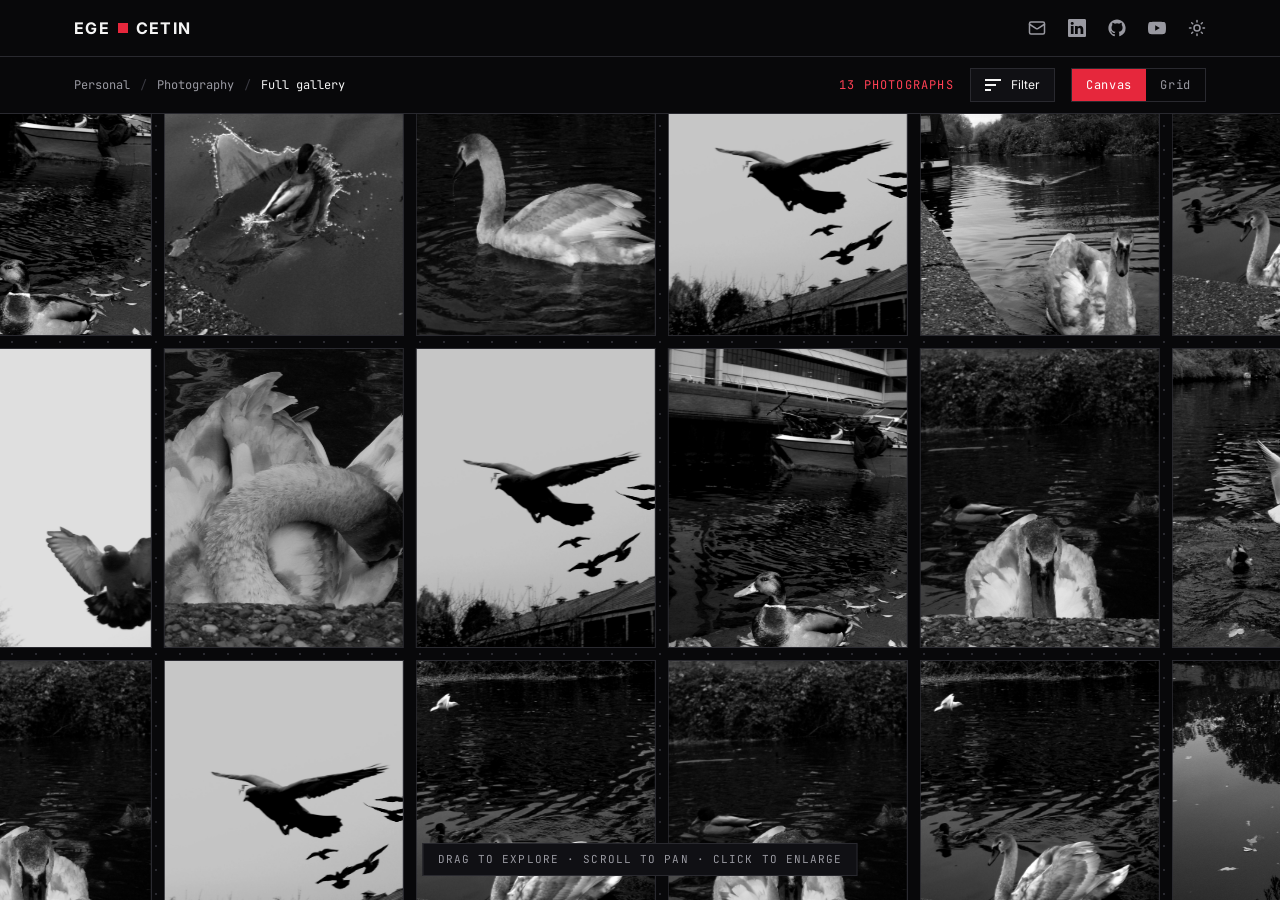
<file: gallery.html>
<!DOCTYPE html>
<html lang="en">
<head>
<meta charset="UTF-8">
<meta name="viewport" content="width=device-width, initial-scale=1.0">
<title>Gallery | Ege Cetin</title>

<link rel="preconnect" href="https://fonts.googleapis.com">
<link rel="preconnect" href="https://fonts.gstatic.com" crossorigin>
<link href="https://fonts.googleapis.com/css2?family=JetBrains+Mono:wght@400;500;700&family=Inter:wght@400;500;600&display=swap" rel="stylesheet">

<link rel="stylesheet" href="css/styles.css">
<link rel="stylesheet" href="css/photos.css">
<link rel="stylesheet" href="css/gallery.css">

<meta name="color-scheme" content="dark light">

<link rel="prefetch" href="personal.html" as="document">

<link rel="icon" href="favicon.ico" sizes="32x32">
<link rel="icon" href="assets/logo/ec-logo.svg" type="image/svg+xml">
<link rel="apple-touch-icon" href="apple-touch-icon.png">

<script>
    try {
        if (localStorage.getItem('theme') === 'light') {
            document.documentElement.dataset.theme = 'light';
        }
    } catch (e) {}
</script>
</head>

<!--
    data-view is "canvas" or "grid". gallery.js switches it, and gallery.css
    uses it to decide whether the page scrolls or the canvas fills the screen
-->
<body class="gallery-page" data-view="canvas">

    <nav class="site-nav" aria-label="Main navigation">
        <div class="nav-inner wrap">

            <a href="index.html" class="logo">
                EGE
                <span class="logo-mark" aria-hidden="true"></span>
                CETIN
            </a>

            <a href="index.html" class="nav-logo" aria-label="Ege Cetin home">
                <img src="assets/logo/ec-logo.svg" alt="Ege Cetin logo">
            </a>

            <ul class="nav-links">

                <li>
                    <a class="nav-social" href="mailto:egecetin1511@gmail.com" aria-label="Contact">
                        <svg viewBox="0 0 24 24" aria-hidden="true" fill="none" stroke="currentColor" stroke-width="2" stroke-linecap="round" stroke-linejoin="round">
                            <rect x="2" y="4" width="20" height="16" rx="2"/>
                            <path d="m22 7-8.97 5.7a1.94 1.94 0 0 1-2.06 0L2 7"/>
                        </svg>
                    </a>
                </li>

                <li>
                    <a
                        class="nav-social"
                        href="https://www.linkedin.com/in/cetin-ege/"
                        target="_blank"
                        rel="noopener noreferrer"
                        aria-label="LinkedIn"
                    >
                        <svg viewBox="0 0 16 16" aria-hidden="true">
                            <path fill="currentColor" d="M0 1.146C0 .513.526 0 1.175 0h13.65C15.474 0 16 .513 16 1.146v13.708c0 .633-.526 1.146-1.175 1.146H1.175C.526 16 0 15.487 0 14.854zm4.943 12.248V6.169H2.542v7.225zm-1.2-8.212c.837 0 1.358-.554 1.358-1.248-.015-.709-.52-1.248-1.342-1.248S2.4 3.226 2.4 3.934c0 .694.521 1.248 1.327 1.248zm4.908 8.212V9.359c0-.216.016-.432.08-.586.173-.431.568-.878 1.232-.878.869 0 1.216.662 1.216 1.634v3.865h2.401V9.25c0-2.22-1.184-3.252-2.764-3.252-1.274 0-1.845.7-2.165 1.193v.025h-.016l.016-.025V6.169h-2.4c.03.678 0 7.225 0 7.225z"/>
                        </svg>
                    </a>
                </li>

                <li>
                    <a
                        class="nav-social"
                        href="https://github.com/cetinege"
                        target="_blank"
                        rel="noopener noreferrer"
                        aria-label="GitHub"
                    >
                        <svg viewBox="0 0 24 24" aria-hidden="true">
                            <path fill="currentColor" d="M12 .5C5.65.5.5 5.65.5 12c0 5.08 3.29 9.39 7.86 10.91.58.11.79-.25.79-.55v-2.14c-3.2.7-3.88-1.54-3.88-1.54-.53-1.33-1.28-1.69-1.28-1.69-1.05-.72.08-.7.08-.7 1.16.08 1.77 1.19 1.77 1.19 1.03 1.76 2.69 1.25 3.35.95.1-.75.4-1.25.73-1.54-2.55-.29-5.23-1.28-5.23-5.69 0-1.26.45-2.29 1.19-3.1-.12-.29-.52-1.47.11-3.06 0 0 .97-.31 3.18 1.18a11.1 11.1 0 0 1 5.8 0c2.2-1.49 3.17-1.18 3.17-1.18.63 1.59.23 2.77.11 3.06.74.81 1.19 1.84 1.19 3.1 0 4.42-2.69 5.39-5.25 5.68.41.36.78 1.08.78 2.18v3.23c0 .3.21.66.8.55A11.51 11.51 0 0 0 23.5 12C23.5 5.65 18.35.5 12 .5Z"/>
                        </svg>
                    </a>
                </li>

                <li>
                    <a
                        class="nav-social"
                        href="https://www.youtube.com/@cetin-ege"
                        target="_blank"
                        rel="noopener noreferrer"
                        aria-label="YouTube"
                    >
                        <svg viewBox="0 0 24 24" aria-hidden="true">
                            <path fill="currentColor" d="M23.5 6.2a3 3 0 0 0-2.1-2.1C19.5 3.6 12 3.6 12 3.6s-7.5 0-9.4.5A3 3 0 0 0 .5 6.2C0 8.1 0 12 0 12s0 3.9.5 5.8a3 3 0 0 0 2.1 2.1c1.9.5 9.4.5 9.4.5s7.5 0 9.4-.5a3 3 0 0 0 2.1-2.1c.5-1.9.5-5.8.5-5.8s0-3.9-.5-5.8ZM9.6 15.6V8.4l6.2 3.6-6.2 3.6Z"/>
                        </svg>
                    </a>
                </li>

                <li>
                    <button class="theme-toggle" type="button" aria-label="Switch to light mode">
                        <svg class="icon-sun" viewBox="0 0 24 24" aria-hidden="true" fill="none" stroke="currentColor" stroke-width="2" stroke-linecap="round">
                            <circle cx="12" cy="12" r="4"/>
                            <path d="M12 2v2M12 20v2M4.9 4.9l1.4 1.4M17.7 17.7l1.4 1.4M2 12h2M20 12h2M4.9 19.1l1.4-1.4M17.7 6.3l1.4-1.4"/>
                        </svg>
                        <svg class="icon-moon" viewBox="0 0 24 24" aria-hidden="true" fill="none" stroke="currentColor" stroke-width="2" stroke-linecap="round" stroke-linejoin="round">
                            <path d="M21 12.8A9 9 0 1 1 11.2 3a7 7 0 0 0 9.8 9.8Z"/>
                        </svg>
                    </button>
                </li>

            </ul>

        </div>
    </nav>

    <!-- Breadcrumbs, photo count and the canvas/grid switch -->
    <div class="gallery-toolbar bg-black">
        <div class="gallery-toolbar-inner wrap">

            <nav class="breadcrumbs" aria-label="Breadcrumb">
                <a href="personal.html">Personal</a>
                <span class="breadcrumb-separator" aria-hidden="true">/</span>
                <a href="personal.html#photography">Photography</a>
                <span class="breadcrumb-separator" aria-hidden="true">/</span>
                <span class="breadcrumb-current" aria-current="page">Full gallery</span>
            </nav>

            <div class="gallery-tools">
                <span class="sect-meta gallery-count" aria-live="polite"></span>

                <button
                    class="filter-toggle"
                    type="button"
                    aria-expanded="false"
                    aria-controls="gallery-filter-panel"
                >
                    <span class="filter-icon" aria-hidden="true">
                        <span></span>
                        <span></span>
                        <span></span>
                    </span>
                    Filter
                </button>

                <div class="view-toggle" role="group" aria-label="View mode">
                    <button type="button" data-view-button="canvas" aria-pressed="true">Canvas</button>
                    <button type="button" data-view-button="grid" aria-pressed="false">Grid</button>
                </div>
            </div>

            <!--
                Same filters as personal.html
            -->
            <div class="filter-panel" id="gallery-filter-panel" hidden>
                <div class="filter-panel-footer">
                    <button class="filter-reset" type="button">Reset filters</button>
                </div>
            </div>

        </div>
    </div>

    <main class="gallery-main">

        <!-- Shown over either view when the filters match nothing -->
        <p class="no-results gallery-empty" hidden>
            Nothing with that combination yet. Try different filters.
        </p>

        <!-- Infinite, pannable canvas. Tiles are created and recycled by infinite-canvas.js -->
        <section class="canvas-view bg-black" id="canvas-view" aria-label="Photo canvas">
            <div class="canvas-plane"></div>
            <p class="canvas-hint" aria-hidden="true">Drag to explore · Scroll to pan · Click to enlarge</p>
        </section>

        <!-- Paged grid, the same photo cards as personal.html -->
        <section class="grid-view section bg-black" id="grid-view" aria-label="Photo grid" hidden>
            <div class="wrap">

                <div class="photo-grid"></div>

                <div class="load-more">
                    <button class="btn btn-outline load-more-btn" type="button">Load more</button>
                </div>

            </div>
        </section>

    </main>

    <!-- Lightbox: a native <dialog> handles Escape, focus trapping and focus return for us -->
    <dialog class="lightbox" aria-label="Photo viewer">

        <button class="lightbox-btn lightbox-close" type="button" data-action="close" aria-label="Close">
            <svg viewBox="0 0 24 24" aria-hidden="true" fill="none" stroke="currentColor" stroke-width="2" stroke-linecap="round"><path d="M18 6 6 18M6 6l12 12"/></svg>
        </button>

        <button class="lightbox-btn lightbox-prev" type="button" data-action="prev" aria-label="Previous photo">
            <svg viewBox="0 0 24 24" aria-hidden="true" fill="none" stroke="currentColor" stroke-width="2" stroke-linecap="round" stroke-linejoin="round"><path d="m15 18-6-6 6-6"/></svg>
        </button>

        <button class="lightbox-btn lightbox-next" type="button" data-action="next" aria-label="Next photo">
            <svg viewBox="0 0 24 24" aria-hidden="true" fill="none" stroke="currentColor" stroke-width="2" stroke-linecap="round" stroke-linejoin="round"><path d="m9 18 6-6-6-6"/></svg>
        </button>

        <figure class="lightbox-figure">
            <img class="lightbox-image" alt="">
            <figcaption class="lightbox-caption">
                <span class="lightbox-title"></span>
                <span class="lightbox-credit">© Ege Cetin</span>
            </figcaption>
        </figure>

    </dialog>

    <script src="js/shared/photo-data.js"></script>
    <script src="js/shared/photo-helpers.js"></script>
    <script src="js/shared/photo-filters.js"></script>
    <script src="js/shared/lightbox.js"></script>
    <script src="js/gallery/infinite-canvas.js"></script>
    <script src="js/gallery/gallery.js"></script>
    <script src="js/shared/theme.js"></script>
</body>
</html>
</file>
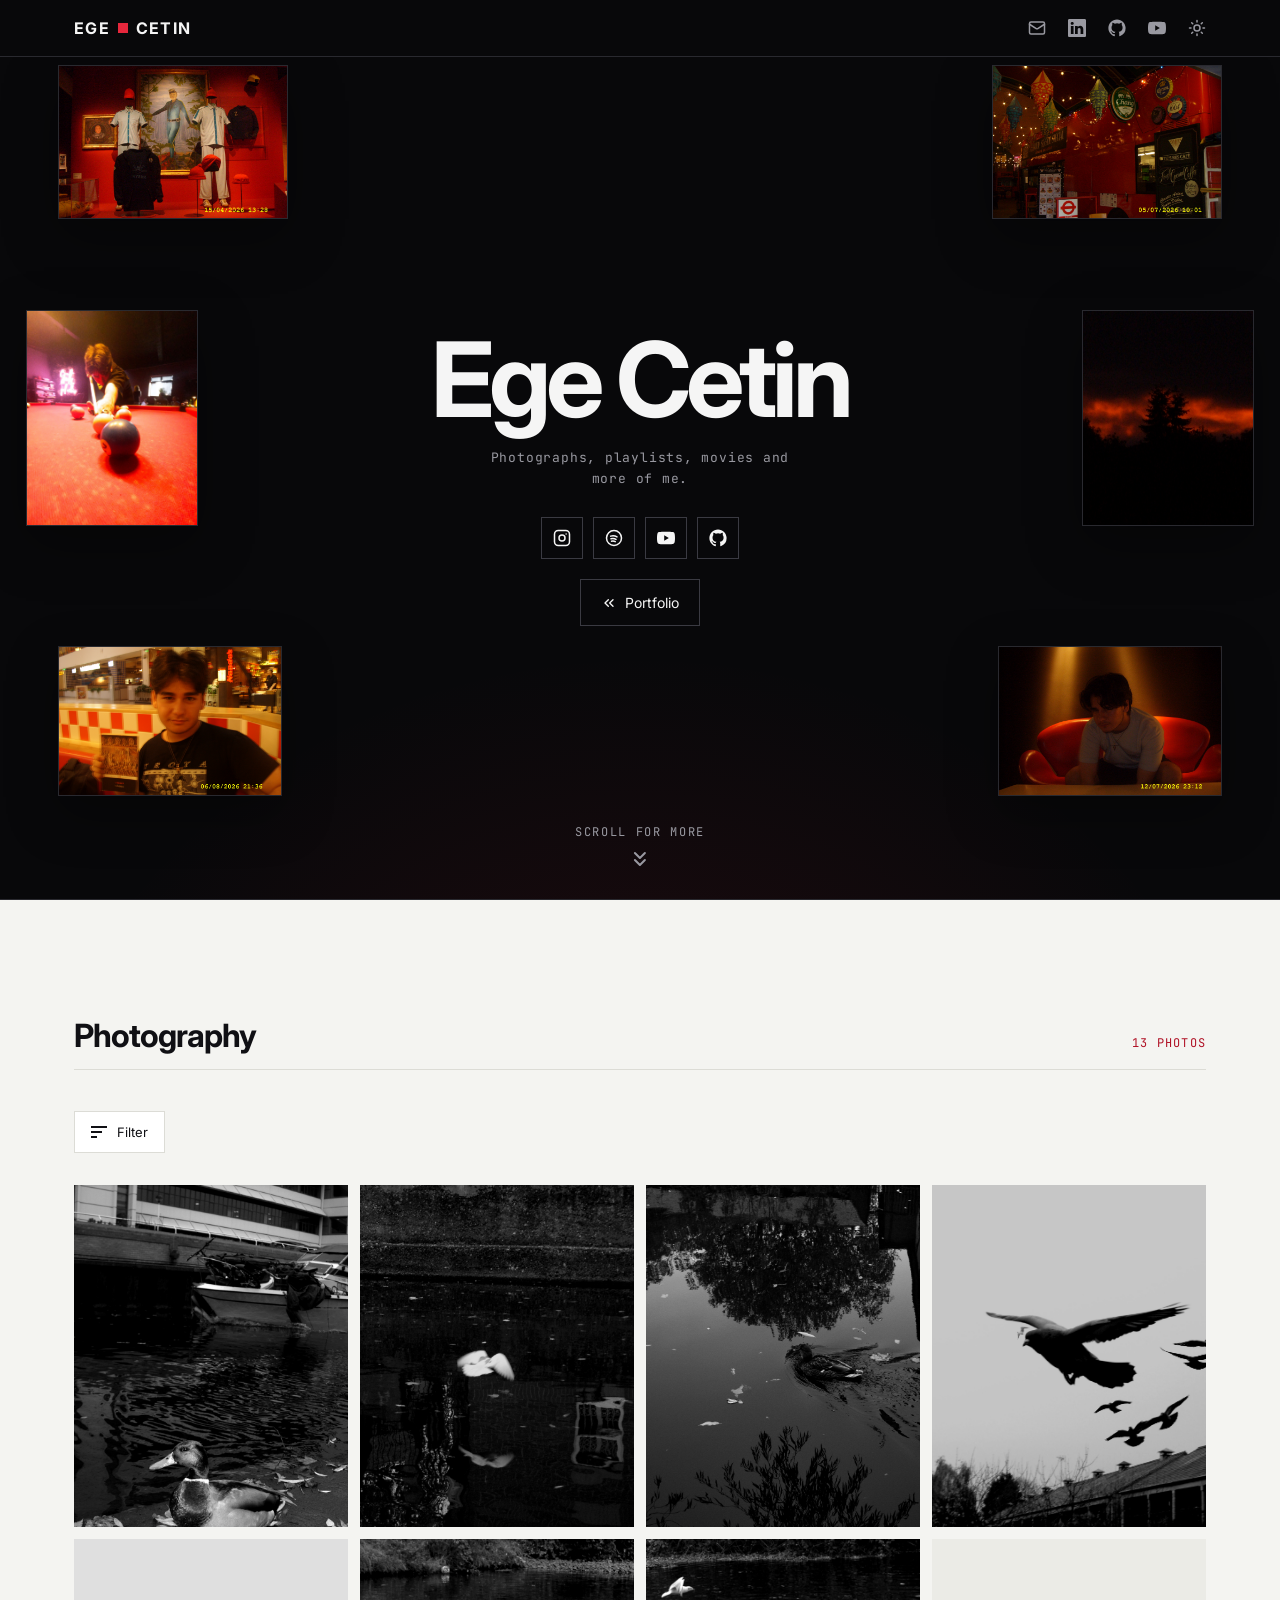
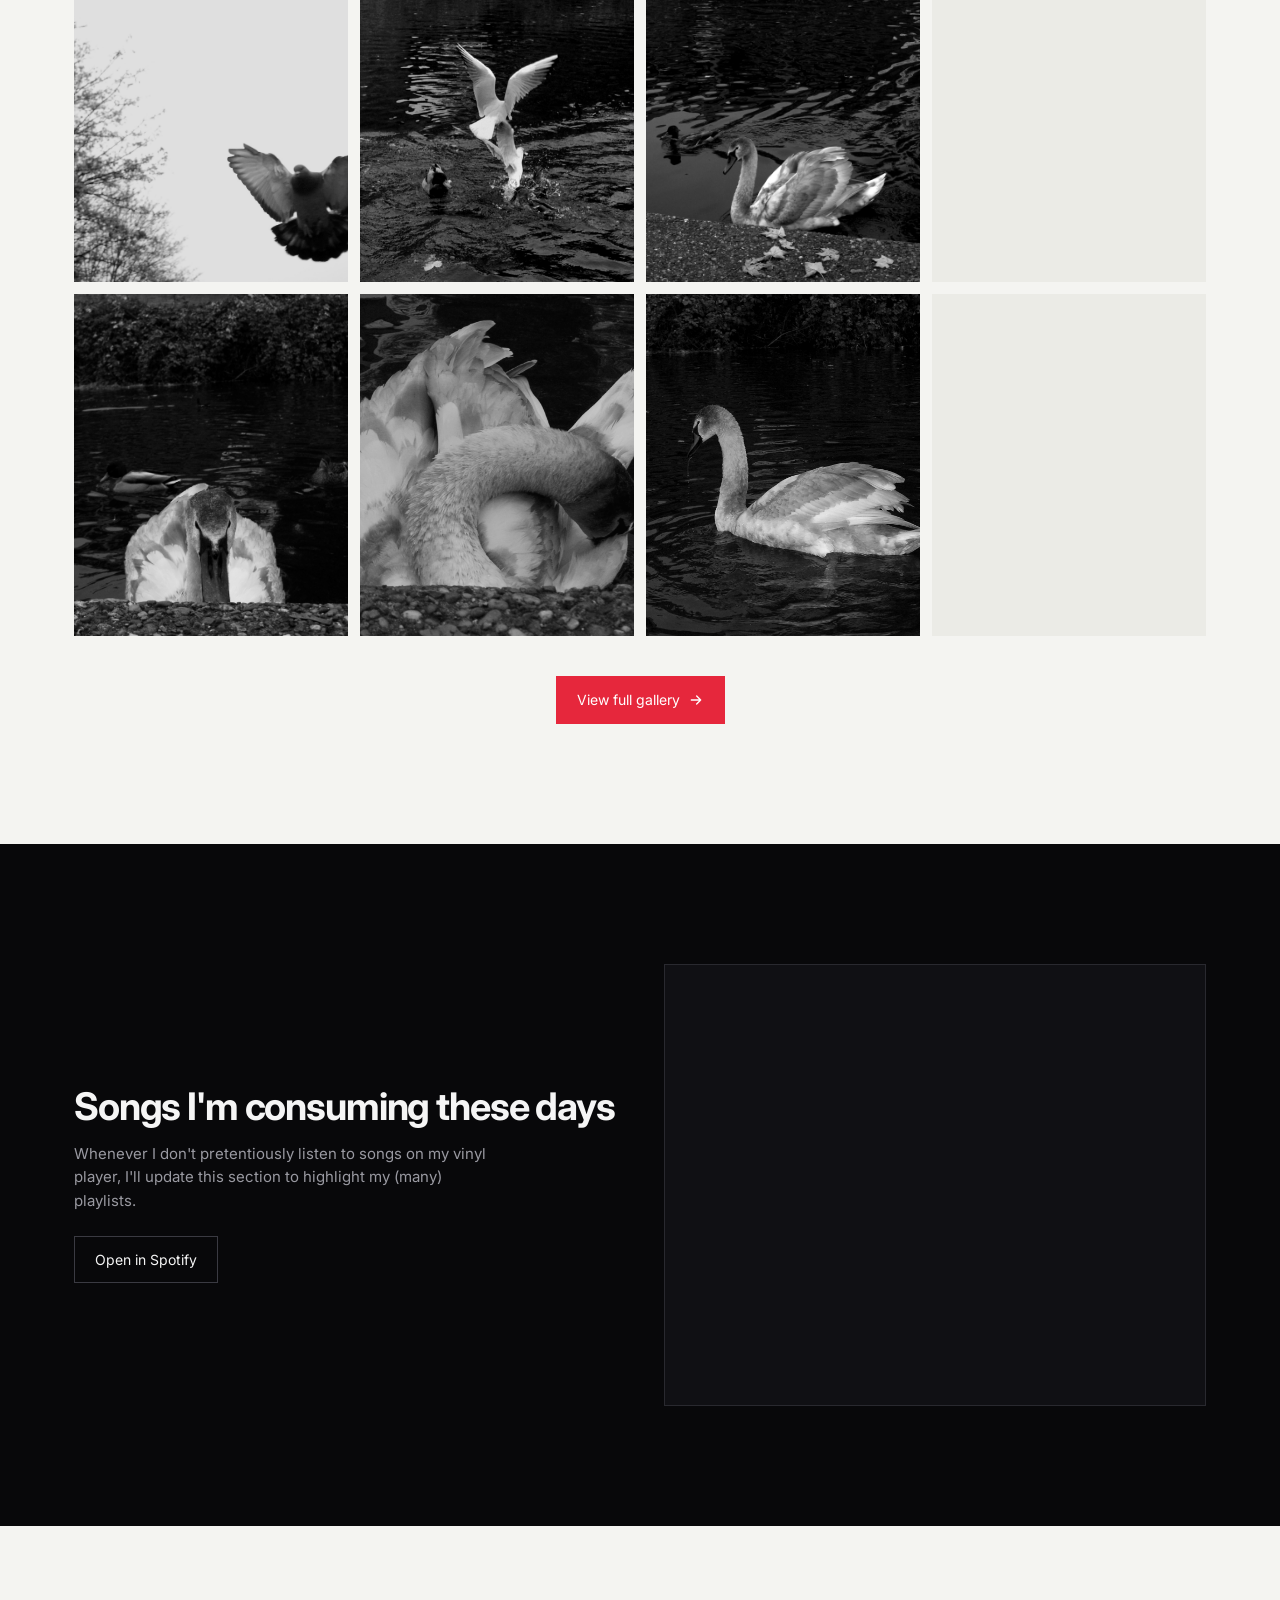
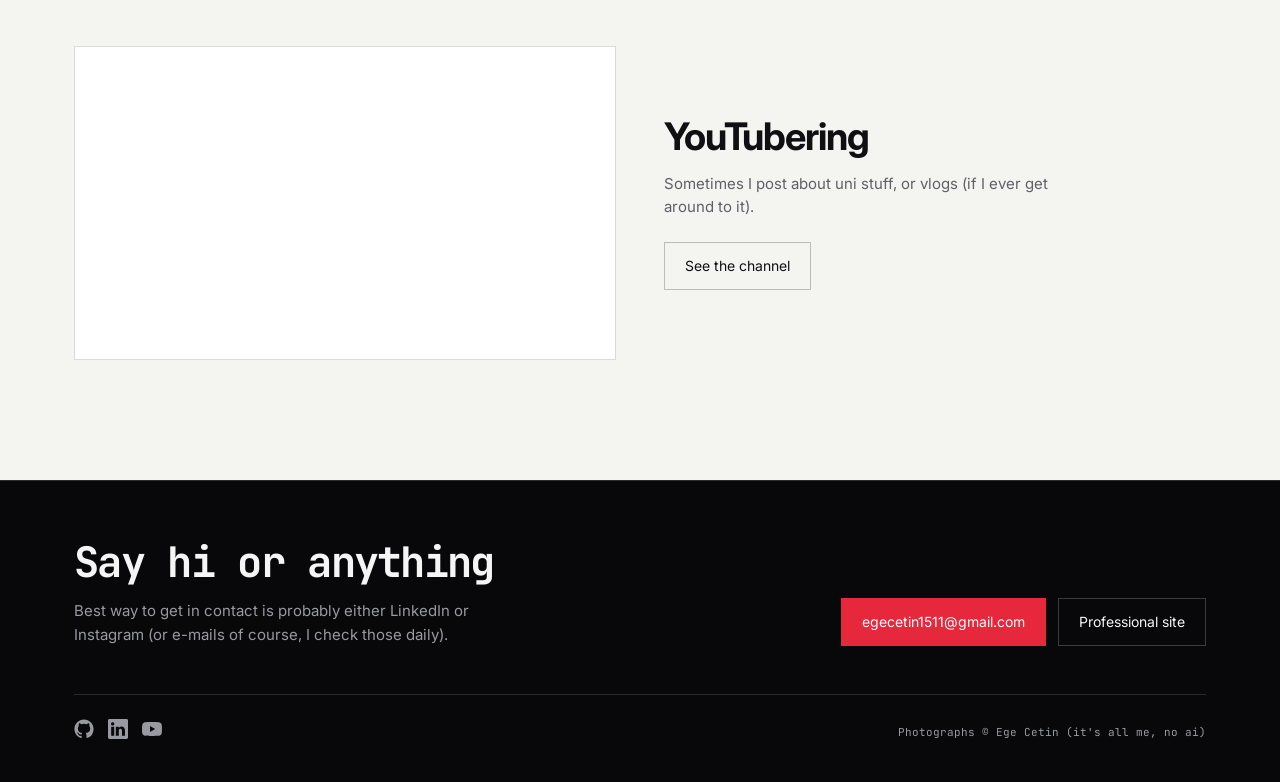
<file: personal.html>
<!DOCTYPE html>
<html lang="en">
<head>
<meta charset="UTF-8">
<meta name="viewport" content="width=device-width, initial-scale=1.0">
<title>Personal | Ege Cetin</title>

<link rel="preconnect" href="https://fonts.googleapis.com">
<link rel="preconnect" href="https://fonts.gstatic.com" crossorigin>
<link href="https://fonts.googleapis.com/css2?family=JetBrains+Mono:wght@400;500;700&family=Inter:wght@400;500;600&display=swap" rel="stylesheet">

<link rel="stylesheet" href="css/styles.css">
<link rel="stylesheet" href="css/photos.css">
<link rel="stylesheet" href="css/personal.css">

<meta name="color-scheme" content="dark light">

<link rel="prefetch" href="index.html" as="document">
<link rel="prefetch" href="gallery.html" as="document">

<link rel="icon" href="favicon.ico" sizes="32x32">
<link rel="icon" href="assets/logo/ec-logo.svg" type="image/svg+xml">
<link rel="apple-touch-icon" href="apple-touch-icon.png">

<script>
    try {
        if (localStorage.getItem('theme') === 'light') {
            document.documentElement.dataset.theme = 'light';
        }
    } catch (e) {}
</script>
</head>

<body>

    <nav class="site-nav" aria-label="Main navigation">
        <div class="nav-inner wrap">

            <a href="index.html" class="logo">
                EGE
                <span class="logo-mark" aria-hidden="true"></span>
                CETIN
            </a>

            <a href="index.html" class="nav-logo" aria-label="Ege Cetin home">
                <img src="assets/logo/ec-logo.svg" alt="Ege Cetin logo">
            </a>

            <ul class="nav-links">

                <li>
                    <a class="nav-social" href="mailto:egecetin1511@gmail.com" aria-label="Contact">
                        <svg viewBox="0 0 24 24" aria-hidden="true" fill="none" stroke="currentColor" stroke-width="2" stroke-linecap="round" stroke-linejoin="round">
                            <rect x="2" y="4" width="20" height="16" rx="2"/>
                            <path d="m22 7-8.97 5.7a1.94 1.94 0 0 1-2.06 0L2 7"/>
                        </svg>
                    </a>
                </li>

                <li>
                    <a
                        class="nav-social"
                        href="https://www.linkedin.com/in/cetin-ege/"
                        target="_blank"
                        rel="noopener noreferrer"
                        aria-label="LinkedIn"
                    >
                        <svg viewBox="0 0 16 16" aria-hidden="true">
                            <path fill="currentColor" d="M0 1.146C0 .513.526 0 1.175 0h13.65C15.474 0 16 .513 16 1.146v13.708c0 .633-.526 1.146-1.175 1.146H1.175C.526 16 0 15.487 0 14.854zm4.943 12.248V6.169H2.542v7.225zm-1.2-8.212c.837 0 1.358-.554 1.358-1.248-.015-.709-.52-1.248-1.342-1.248S2.4 3.226 2.4 3.934c0 .694.521 1.248 1.327 1.248zm4.908 8.212V9.359c0-.216.016-.432.08-.586.173-.431.568-.878 1.232-.878.869 0 1.216.662 1.216 1.634v3.865h2.401V9.25c0-2.22-1.184-3.252-2.764-3.252-1.274 0-1.845.7-2.165 1.193v.025h-.016l.016-.025V6.169h-2.4c.03.678 0 7.225 0 7.225z"/>
                        </svg>
                    </a>
                </li>

                <li>
                    <a
                        class="nav-social"
                        href="https://github.com/cetinege"
                        target="_blank"
                        rel="noopener noreferrer"
                        aria-label="GitHub"
                    >
                        <svg viewBox="0 0 24 24" aria-hidden="true">
                            <path fill="currentColor" d="M12 .5C5.65.5.5 5.65.5 12c0 5.08 3.29 9.39 7.86 10.91.58.11.79-.25.79-.55v-2.14c-3.2.7-3.88-1.54-3.88-1.54-.53-1.33-1.28-1.69-1.28-1.69-1.05-.72.08-.7.08-.7 1.16.08 1.77 1.19 1.77 1.19 1.03 1.76 2.69 1.25 3.35.95.1-.75.4-1.25.73-1.54-2.55-.29-5.23-1.28-5.23-5.69 0-1.26.45-2.29 1.19-3.1-.12-.29-.52-1.47.11-3.06 0 0 .97-.31 3.18 1.18a11.1 11.1 0 0 1 5.8 0c2.2-1.49 3.17-1.18 3.17-1.18.63 1.59.23 2.77.11 3.06.74.81 1.19 1.84 1.19 3.1 0 4.42-2.69 5.39-5.25 5.68.41.36.78 1.08.78 2.18v3.23c0 .3.21.66.8.55A11.51 11.51 0 0 0 23.5 12C23.5 5.65 18.35.5 12 .5Z"/>
                        </svg>
                    </a>
                </li>

                <li>
                    <a
                        class="nav-social"
                        href="https://www.youtube.com/@cetin-ege"
                        target="_blank"
                        rel="noopener noreferrer"
                        aria-label="YouTube"
                    >
                        <svg viewBox="0 0 24 24" aria-hidden="true">
                            <path fill="currentColor" d="M23.5 6.2a3 3 0 0 0-2.1-2.1C19.5 3.6 12 3.6 12 3.6s-7.5 0-9.4.5A3 3 0 0 0 .5 6.2C0 8.1 0 12 0 12s0 3.9.5 5.8a3 3 0 0 0 2.1 2.1c1.9.5 9.4.5 9.4.5s7.5 0 9.4-.5a3 3 0 0 0 2.1-2.1c.5-1.9.5-5.8.5-5.8s0-3.9-.5-5.8ZM9.6 15.6V8.4l6.2 3.6-6.2 3.6Z"/>
                        </svg>
                    </a>
                </li>

                <li>
                    <button class="theme-toggle" type="button" aria-label="Switch to light mode">
                        <svg class="icon-sun" viewBox="0 0 24 24" aria-hidden="true" fill="none" stroke="currentColor" stroke-width="2" stroke-linecap="round">
                            <circle cx="12" cy="12" r="4"/>
                            <path d="M12 2v2M12 20v2M4.9 4.9l1.4 1.4M17.7 17.7l1.4 1.4M2 12h2M20 12h2M4.9 19.1l1.4-1.4M17.7 6.3l1.4-1.4"/>
                        </svg>
                        <svg class="icon-moon" viewBox="0 0 24 24" aria-hidden="true" fill="none" stroke="currentColor" stroke-width="2" stroke-linecap="round" stroke-linejoin="round">
                            <path d="M21 12.8A9 9 0 1 1 11.2 3a7 7 0 0 0 9.8 9.8Z"/>
                        </svg>
                    </button>
                </li>

            </ul>

        </div>
    </nav>

    <main>

        <!-- Hero -->
        <header class="personal-hero bg-black">

            <!--
                In the future, have a "change colour-scheme" button to swap out hero pics
            -->
            <div class="hero-photos" aria-hidden="true">
                <div class="hero-photo hero-photo--top hero-photo--left"><img src="assets/hero/h1.jpg" alt="" decoding="async" draggable="false"></div>
                <div class="hero-photo hero-photo--middle hero-photo--left"><img src="assets/hero/h2.jpg" alt="" decoding="async" draggable="false"></div>
                <div class="hero-photo hero-photo--bottom hero-photo--left"><img src="assets/hero/h3.jpg" alt="" decoding="async" draggable="false"></div>

                <div class="hero-photo hero-photo--top hero-photo--right"><img src="assets/hero/h4.jpg" alt="" decoding="async" draggable="false"></div>
                <div class="hero-photo hero-photo--middle hero-photo--right"><img src="assets/hero/h5.jpg" alt="" decoding="async" draggable="false"></div>
                <div class="hero-photo hero-photo--bottom hero-photo--right"><img src="assets/hero/h6.jpg" alt="" decoding="async" draggable="false"></div>
            </div>

            <div class="hero-intro">

                <h1>Ege Cetin</h1>

                <p class="hero-tagline">
                    Photographs, playlists, movies and more of me.
                </p>

                <div class="social-links">
                    
                    <a
                        href="https://www.instagram.com/ege_cetin16/?hl=en"
                        target="_blank"
                        rel="noopener noreferrer"
                        aria-label="Instagram"
                    >
                        <svg viewBox="0 0 24 24" aria-hidden="true" fill="none" stroke="currentColor" stroke-width="2" stroke-linecap="round" stroke-linejoin="round">
                            <rect x="2" y="2" width="20" height="20" rx="5"/>
                            <circle cx="12" cy="12" r="4"/>
                            <path d="M17.5 6.5h.01"/>
                        </svg>
                    </a>

                    <a
                        href="https://open.spotify.com/user/31gb53nivs674by42uoru5rv43ae?si=902bfc7b37144eb9"
                        target="_blank"
                        rel="noopener noreferrer"
                        aria-label="Spotify"
                    >
                        <svg viewBox="0 0 24 24" aria-hidden="true" fill="none" stroke="currentColor" stroke-width="2" stroke-linecap="round">
                            <circle cx="12" cy="12" r="10"/>
                            <path d="M7.5 9.5c3-.8 6-.5 8.5 1M8 13c2.4-.6 4.7-.4 6.7.8M8.7 16.2c1.8-.4 3.5-.3 5 .6"/>
                        </svg>
                    </a>

                    <a
                        href="https://www.youtube.com/@cetin-ege"
                        target="_blank"
                        rel="noopener noreferrer"
                        aria-label="YouTube"
                    >
                        <svg viewBox="0 0 24 24" aria-hidden="true">
                            <path fill="currentColor" d="M23.5 6.2a3 3 0 0 0-2.1-2.1C19.5 3.6 12 3.6 12 3.6s-7.5 0-9.4.5A3 3 0 0 0 .5 6.2C0 8.1 0 12 0 12s0 3.9.5 5.8a3 3 0 0 0 2.1 2.1c1.9.5 9.4.5 9.4.5s7.5 0 9.4-.5a3 3 0 0 0 2.1-2.1c.5-1.9.5-5.8.5-5.8s0-3.9-.5-5.8ZM9.6 15.6V8.4l6.2 3.6-6.2 3.6Z"/>
                        </svg>
                    </a>

                    <a
                        href="https://github.com/cetinege"
                        target="_blank"
                        rel="noopener noreferrer"
                        aria-label="GitHub"
                    >
                        <svg viewBox="0 0 24 24" aria-hidden="true">
                            <path fill="currentColor" d="M12 .5C5.65.5.5 5.65.5 12c0 5.08 3.29 9.39 7.86 10.91.58.11.79-.25.79-.55v-2.14c-3.2.7-3.88-1.54-3.88-1.54-.53-1.33-1.28-1.69-1.28-1.69-1.05-.72.08-.7.08-.7 1.16.08 1.77 1.19 1.77 1.19 1.03 1.76 2.69 1.25 3.35.95.1-.75.4-1.25.73-1.54-2.55-.29-5.23-1.28-5.23-5.69 0-1.26.45-2.29 1.19-3.1-.12-.29-.52-1.47.11-3.06 0 0 .97-.31 3.18 1.18a11.1 11.1 0 0 1 5.8 0c2.2-1.49 3.17-1.18 3.17-1.18.63 1.59.23 2.77.11 3.06.74.81 1.19 1.84 1.19 3.1 0 4.42-2.69 5.39-5.25 5.68.41.36.78 1.08.78 2.18v3.23c0 .3.21.66.8.55A11.51 11.51 0 0 0 23.5 12C23.5 5.65 18.35.5 12 .5Z"/>
                        </svg>
                    </a>

                </div>

                <a href="index.html" class="btn btn-outline hero-back">
                    <svg width="16" height="16" viewBox="0 0 24 24" aria-hidden="true" fill="none" stroke="currentColor" stroke-width="2" stroke-linecap="round" stroke-linejoin="round">
                        <path d="m11 17-5-5 5-5"/>
                        <path d="m18 17-5-5 5-5"/>
                    </svg>
                    Portfolio
                </a>

            </div>

            <a href="#photography" class="scroll-hint">
                Scroll for more
                <span class="scroll-arrow" aria-hidden="true">
                    <svg xmlns="http://www.w3.org/2000/svg" width="24" height="24" viewBox="0 0 24 24" fill="none" stroke="currentColor" stroke-width="2" stroke-linecap="round" stroke-linejoin="round"><path d="m7 6 5 5 5-5"/><path d="m7 13 5 5 5-5"/></svg>
                </span>
            </a>

        </header>

        <!-- Photography -->
        <section id="photography" class="section bg-white" data-snap-target>

            <div class="wrap">

                <div class="sect-title-row">
                    <h2>Photography</h2>
                    <span class="sect-meta photo-count" aria-live="polite"></span>
                </div>

                <!--
                    Same filter UI as the projects section on index.html.
                -->
                <div class="photo-filters">
                    <button
                        class="filter-toggle"
                        type="button"
                        aria-expanded="false"
                        aria-controls="photo-filter-panel"
                    >
                        <span class="filter-icon" aria-hidden="true">
                            <span></span>
                            <span></span>
                            <span></span>
                        </span>
                        Filter
                    </button>

                    <div class="filter-panel" id="photo-filter-panel" hidden>
                        <div class="filter-panel-footer">
                            <button class="filter-reset" type="button">Reset filters</button>
                        </div>
                    </div>
                </div>

                <!-- Filled from js/shared/photo-data.js by js/personal/photo-grid.js -->
                <div class="photo-grid"></div>

                <p class="no-results" hidden>
                    Nothing shot with that combination yet. Try changing one of the filters.
                </p>

                <div class="photo-grid-footer">
                    <a href="gallery.html" class="btn btn-primary">
                        View full gallery
                        <svg width="16" height="16" viewBox="0 0 24 24" aria-hidden="true" fill="none" stroke="currentColor" stroke-width="2" stroke-linecap="round" stroke-linejoin="round">
                            <path d="M5 12h14M13 6l6 6-6 6"/>
                        </svg>
                    </a>
                </div>

            </div>

        </section>

        <!-- Spotify -->
        <section id="music" class="section bg-black">

            <div class="wrap media-split">
                

                <!-- Add a vinyl or something here-->
                <!-- List of concerts I've been to-->
                <div class="media-text">
                    <h2>Songs I'm consuming these days </h2>
                    <p>
                        Whenever I don't pretentiously listen to songs on my vinyl player,
                        I'll update this section to highlight my (many) playlists.
                    </p>
                    <!-- Put playlist URL here -->
                    <a
                        href="https://open.spotify.com/playlist/084HyP5ygZ2h8XRpY6NGYB?si=2702b64e7abb4fae"
                        class="btn btn-outline"
                        target="_blank"
                        rel="noopener noreferrer"
                    >
                        Open in Spotify
                    </a>
                </div>

                <div class="embed-frame embed-frame--spotify">
                    <!--
                        Put the playlist embed code here
                        (Spotify -> Playlist -> Share -> Embed playlist)
                    -->
                    <iframe
                        src="https://open.spotify.com/embed/playlist/084HyP5ygZ2h8XRpY6NGYB?utm_source=generator&si=7825806fc5644946"
                        title="Spotify playlist"
                        allow="autoplay; clipboard-write; encrypted-media; fullscreen; picture-in-picture"
                        loading="lazy"
                    ></iframe>
                </div>

            </div>

        </section>

        <!-- YouTube -->
        <section id="youtube" class="section bg-white">

            <div class="wrap media-split media-split--reverse">

                <div class="media-text">
                    <h2>YouTubering</h2>
                    <p>
                        Sometimes I post about uni stuff, or vlogs (if I ever get around to it).
                    </p>
                    <a
                        href="https://www.youtube.com/@cetin-ege"
                        class="btn btn-outline"
                        target="_blank"
                        rel="noopener noreferrer"
                    >
                        See the channel
                    </a>
                </div>

                <div class="embed-frame embed-frame--video">
                    <!-- Put VIDEO_ID here (the 11 char code after "v=")-->
                    <iframe
                        src="https://www.youtube-nocookie.com/embed/0n9N2xXK7NQ?"
                        title="YouTube video"
                        allow="accelerometer; clipboard-write; encrypted-media; gyroscope; picture-in-picture"
                        referrerpolicy="strict-origin-when-cross-origin"
                        allowfullscreen
                        referrerpolicy="strict-origin-when-cross-origin"
                        loading="lazy"
                    ></iframe>
                </div>

            </div>

        </section>

        <!-- GAMES / GAME REVIEW -->
        <!-- MOVIES / SHOWS / LETTERBOXD -->
        <!-- CONCERTS - FESTIVALS -->
        <!-- BOOKS - BOOK REVIEWS -->
        <!-- BLOG (separate website) -->
        <!-- PIANO -->


        <!-- Flipbook 
        <section id="flipbook" class="section bg-black">

            <div class="wrap">

                <div class="sect-title-row">
                    <h2>Flipbook</h2>
                </div>

                <div class="flipbook-slot" id="flipbook-mount">
                    <span class="flipbook-label">FLIPBOOK GOES HERE</span>
                    <p>Replace <code>#flipbook-mount</code> with the flipbook code.</p>
                </div>

            </div>

        </section>
        -->

    </main>

    <footer id="contact" class="site-footer bg-black">

        <div class="wrap">

            <div class="footer-content">

                <div class="footer-intro">

                    <h2>Say hi or anything</h2>

                    <p class="footer-description">
                        Best way to get in contact is probably either LinkedIn or Instagram (or e-mails of course, I check those daily).
                    </p>
                </div>

                <div class="footer-actions">

                    <a href="mailto:egecetin1511@gmail.com" class="btn btn-primary">
                        egecetin1511@gmail.com
                    </a>

                    <a href="index.html" class="btn btn-outline">
                        Professional site
                    </a>

                </div>

            </div>

            <div class="footer-bottom">

                <div class="footer-socials">

                    <a
                        href="https://github.com/cetinege"
                        target="_blank"
                        rel="noopener noreferrer"
                        aria-label="GitHub"
                    >
                        <svg viewBox="0 0 24 24" aria-hidden="true">
                            <path fill="currentColor" d="M12 .5C5.65.5.5 5.65.5 12c0 5.08 3.29 9.39 7.86 10.91.58.11.79-.25.79-.55v-2.14c-3.2.7-3.88-1.54-3.88-1.54-.53-1.33-1.28-1.69-1.28-1.69-1.05-.72.08-.7.08-.7 1.16.08 1.77 1.19 1.77 1.19 1.03 1.76 2.69 1.25 3.35.95.1-.75.4-1.25.73-1.54-2.55-.29-5.23-1.28-5.23-5.69 0-1.26.45-2.29 1.19-3.1-.12-.29-.52-1.47.11-3.06 0 0 .97-.31 3.18 1.18a11.1 11.1 0 0 1 5.8 0c2.2-1.49 3.17-1.18 3.17-1.18.63 1.59.23 2.77.11 3.06.74.81 1.19 1.84 1.19 3.1 0 4.42-2.69 5.39-5.25 5.68.41.36.78 1.08.78 2.18v3.23c0 .3.21.66.8.55A11.51 11.51 0 0 0 23.5 12C23.5 5.65 18.35.5 12 .5Z"/>
                        </svg>
                    </a>

                    <a
                        href="https://www.linkedin.com/in/cetin-ege/"
                        target="_blank"
                        rel="noopener noreferrer"
                        aria-label="LinkedIn"
                    >
                        <svg viewBox="0 0 16 16" aria-hidden="true">
                            <path fill="currentColor" d="M0 1.146C0 .513.526 0 1.175 0h13.65C15.474 0 16 .513 16 1.146v13.708c0 .633-.526 1.146-1.175 1.146H1.175C.526 16 0 15.487 0 14.854zm4.943 12.248V6.169H2.542v7.225zm-1.2-8.212c.837 0 1.358-.554 1.358-1.248-.015-.709-.52-1.248-1.342-1.248S2.4 3.226 2.4 3.934c0 .694.521 1.248 1.327 1.248zm4.908 8.212V9.359c0-.216.016-.432.08-.586.173-.431.568-.878 1.232-.878.869 0 1.216.662 1.216 1.634v3.865h2.401V9.25c0-2.22-1.184-3.252-2.764-3.252-1.274 0-1.845.7-2.165 1.193v.025h-.016l.016-.025V6.169h-2.4c.03.678 0 7.225 0 7.225z"/>
                        </svg>
                    </a>

                    <a
                        href="https://www.youtube.com/@cetin-ege"
                        target="_blank"
                        rel="noopener noreferrer"
                        aria-label="YouTube"
                    >
                        <svg viewBox="0 0 24 24" aria-hidden="true">
                            <path fill="currentColor" d="M23.5 6.2a3 3 0 0 0-2.1-2.1C19.5 3.6 12 3.6 12 3.6s-7.5 0-9.4.5A3 3 0 0 0 .5 6.2C0 8.1 0 12 0 12s0 3.9.5 5.8a3 3 0 0 0 2.1 2.1c1.9.5 9.4.5 9.4.5s7.5 0 9.4-.5a3 3 0 0 0 2.1-2.1c.5-1.9.5-5.8.5-5.8s0-3.9-.5-5.8ZM9.6 15.6V8.4l6.2 3.6-6.2 3.6Z"/>
                        </svg>
                    </a>

                </div>

                <div class="footer-meta">
                    <p>Photographs © Ege Cetin (it's all me, no ai)</p>
                </div>

            </div>

        </div>

    </footer>

    <!-- Lightbox: a native <dialog> handles Escape, focus trapping and focus return for us -->
    <dialog class="lightbox" aria-label="Photo viewer">

        <button class="lightbox-btn lightbox-close" type="button" data-action="close" aria-label="Close">
            <svg viewBox="0 0 24 24" aria-hidden="true" fill="none" stroke="currentColor" stroke-width="2" stroke-linecap="round"><path d="M18 6 6 18M6 6l12 12"/></svg>
        </button>

        <button class="lightbox-btn lightbox-prev" type="button" data-action="prev" aria-label="Previous photo">
            <svg viewBox="0 0 24 24" aria-hidden="true" fill="none" stroke="currentColor" stroke-width="2" stroke-linecap="round" stroke-linejoin="round"><path d="m15 18-6-6 6-6"/></svg>
        </button>

        <button class="lightbox-btn lightbox-next" type="button" data-action="next" aria-label="Next photo">
            <svg viewBox="0 0 24 24" aria-hidden="true" fill="none" stroke="currentColor" stroke-width="2" stroke-linecap="round" stroke-linejoin="round"><path d="m9 18 6-6-6-6"/></svg>
        </button>

        <figure class="lightbox-figure">
            <img class="lightbox-image" alt="">
            <figcaption class="lightbox-caption">
                <span class="lightbox-title"></span>
                <span class="lightbox-credit">© Ege Cetin</span>
            </figcaption>
        </figure>

    </dialog>

    <script src="js/shared/photo-data.js"></script>
    <script src="js/shared/photo-helpers.js"></script>
    <script src="js/shared/photo-filters.js"></script>
    <script src="js/shared/lightbox.js"></script>
    <script src="js/personal/photo-grid.js"></script>
    <script src="js/home/hero.js"></script>
    <script src="js/shared/theme.js"></script>
</body>
</html>
</file>
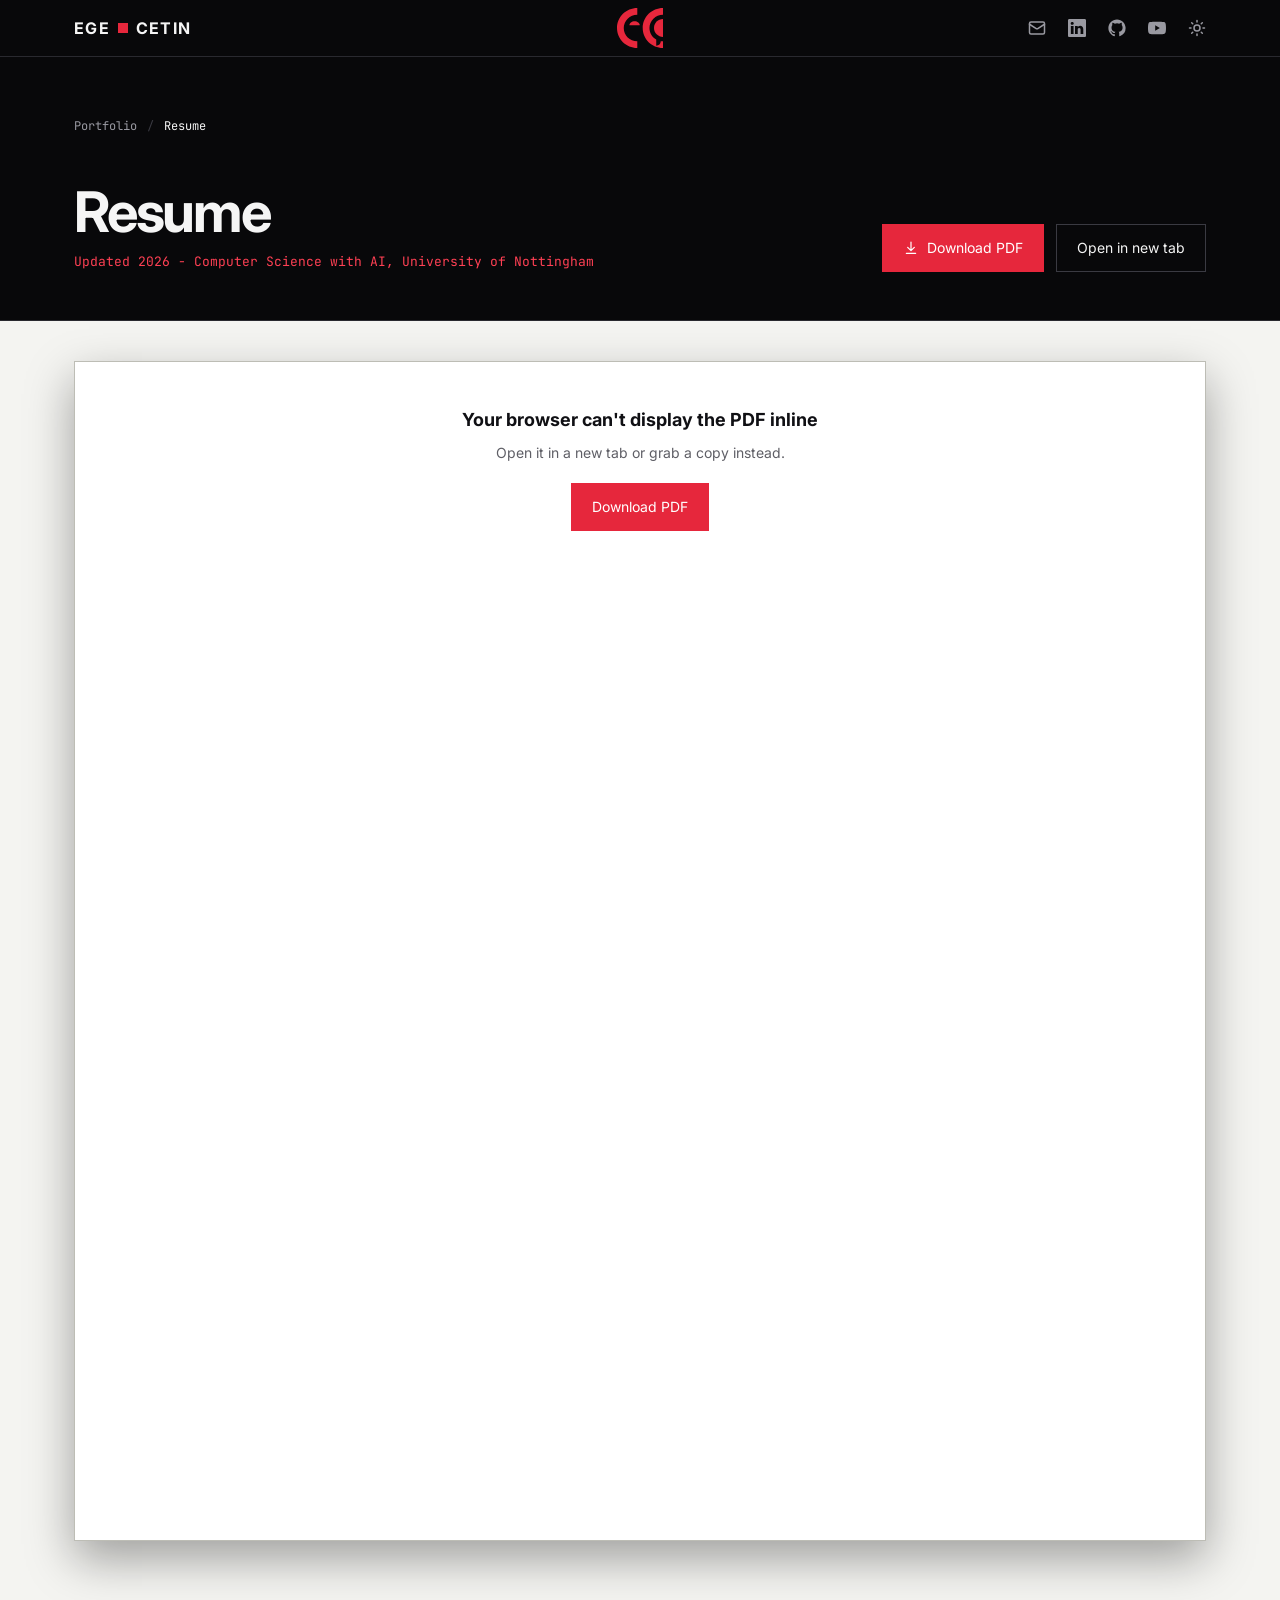
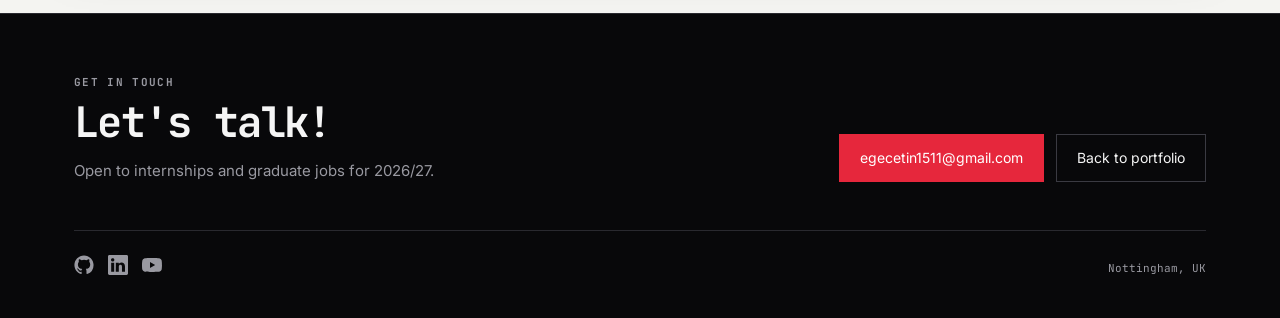
<file: resume.html>
<!DOCTYPE html>
<html lang="en">
<head>
<meta charset="UTF-8">
<meta name="viewport" content="width=device-width, initial-scale=1.0">
<title>Resume | Ege Cetin</title>

<link rel="preconnect" href="https://fonts.googleapis.com">
<link rel="preconnect" href="https://fonts.gstatic.com" crossorigin>
<link href="https://fonts.googleapis.com/css2?family=JetBrains+Mono:wght@400;500;700&family=Inter:wght@400;500;600&display=swap" rel="stylesheet">

<link rel="stylesheet" href="css/styles.css">
<link rel="stylesheet" href="css/resume.css">

<link rel="prefetch" href="index.html" as="document">

<link rel="icon" href="assets/logo/ec-logo.svg" type="image/svg+xml">

<script>
    try {
        if (localStorage.getItem('theme') === 'light') {
            document.documentElement.dataset.theme = 'light';
        }
    } catch (e) {}
</script>
</head>

<body class="resume-page">

    <nav class="site-nav" aria-label="Main navigation">
        <div class="nav-inner wrap">

            <a href="index.html" class="logo">
                EGE
                <span class="logo-mark" aria-hidden="true"></span>
                CETIN
            </a>

            <a href="index.html" class="nav-logo" aria-label="Ege Cetin home">
                <img src="assets/logo/ec-logo.svg" alt="Ege Cetin logo">
            </a>

            <ul class="nav-links">
                <li>
                    <a class="nav-social" href="mailto:egecetin1511@gmail.com" aria-label="Contact">
                        <svg viewBox="0 0 24 24" aria-hidden="true" fill="none" stroke="currentColor" stroke-width="2" stroke-linecap="round" stroke-linejoin="round">
                            <rect x="2" y="4" width="20" height="16" rx="2"/>
                            <path d="m22 7-8.97 5.7a1.94 1.94 0 0 1-2.06 0L2 7"/>
                        </svg>
                    </a>
                </li>

                <li>
                    <a
                        class="nav-social"
                        href="https://www.linkedin.com/in/cetin-ege/"
                        target="_blank"
                        rel="noopener noreferrer"
                        aria-label="LinkedIn"
                    >
                        <svg viewBox="0 0 16 16" aria-hidden="true">
                            <path fill="currentColor" d="M0 1.146C0 .513.526 0 1.175 0h13.65C15.474 0 16 .513 16 1.146v13.708c0 .633-.526 1.146-1.175 1.146H1.175C.526 16 0 15.487 0 14.854zm4.943 12.248V6.169H2.542v7.225zm-1.2-8.212c.837 0 1.358-.554 1.358-1.248-.015-.709-.52-1.248-1.342-1.248S2.4 3.226 2.4 3.934c0 .694.521 1.248 1.327 1.248zm4.908 8.212V9.359c0-.216.016-.432.08-.586.173-.431.568-.878 1.232-.878.869 0 1.216.662 1.216 1.634v3.865h2.401V9.25c0-2.22-1.184-3.252-2.764-3.252-1.274 0-1.845.7-2.165 1.193v.025h-.016l.016-.025V6.169h-2.4c.03.678 0 7.225 0 7.225z"/>
                        </svg>
                    </a>
                </li>

                <li>
                    <a
                        class="nav-social"
                        href="https://github.com/cetinege"
                        target="_blank"
                        rel="noopener noreferrer"
                        aria-label="GitHub"
                    >
                        <svg viewBox="0 0 24 24" aria-hidden="true">
                            <path fill="currentColor" d="M12 .5C5.65.5.5 5.65.5 12c0 5.08 3.29 9.39 7.86 10.91.58.11.79-.25.79-.55v-2.14c-3.2.7-3.88-1.54-3.88-1.54-.53-1.33-1.28-1.69-1.28-1.69-1.05-.72.08-.7.08-.7 1.16.08 1.77 1.19 1.77 1.19 1.03 1.76 2.69 1.25 3.35.95.1-.75.4-1.25.73-1.54-2.55-.29-5.23-1.28-5.23-5.69 0-1.26.45-2.29 1.19-3.1-.12-.29-.52-1.47.11-3.06 0 0 .97-.31 3.18 1.18a11.1 11.1 0 0 1 5.8 0c2.2-1.49 3.17-1.18 3.17-1.18.63 1.59.23 2.77.11 3.06.74.81 1.19 1.84 1.19 3.1 0 4.42-2.69 5.39-5.25 5.68.41.36.78 1.08.78 2.18v3.23c0 .3.21.66.8.55A11.51 11.51 0 0 0 23.5 12C23.5 5.65 18.35.5 12 .5Z"/>
                        </svg>
                    </a>
                </li>

                <li>
                    <a
                        class="nav-social"
                        href="https://www.youtube.com/@cetin-ege"
                        target="_blank"
                        rel="noopener noreferrer"
                        aria-label="YouTube"
                    >
                        <svg viewBox="0 0 24 24" aria-hidden="true">
                            <path fill="currentColor" d="M23.5 6.2a3 3 0 0 0-2.1-2.1C19.5 3.6 12 3.6 12 3.6s-7.5 0-9.4.5A3 3 0 0 0 .5 6.2C0 8.1 0 12 0 12s0 3.9.5 5.8a3 3 0 0 0 2.1 2.1c1.9.5 9.4.5 9.4.5s7.5 0 9.4-.5a3 3 0 0 0 2.1-2.1c.5-1.9.5-5.8.5-5.8s0-3.9-.5-5.8ZM9.6 15.6V8.4l6.2 3.6-6.2 3.6Z"/>
                        </svg>
                    </a>
                </li>

                <li>
                    <button class="theme-toggle" type="button" aria-label="Switch to light mode">
                        <svg class="icon-sun" viewBox="0 0 24 24" aria-hidden="true" fill="none" stroke="currentColor" stroke-width="2" stroke-linecap="round">
                            <circle cx="12" cy="12" r="4"/>
                            <path d="M12 2v2M12 20v2M4.9 4.9l1.4 1.4M17.7 17.7l1.4 1.4M2 12h2M20 12h2M4.9 19.1l1.4-1.4M17.7 6.3l1.4-1.4"/>
                        </svg>
                        <svg class="icon-moon" viewBox="0 0 24 24" aria-hidden="true" fill="none" stroke="currentColor" stroke-width="2" stroke-linecap="round" stroke-linejoin="round">
                            <path d="M21 12.8A9 9 0 1 1 11.2 3a7 7 0 0 0 9.8 9.8Z"/>
                        </svg>
                    </button>
                </li>
            </ul>

        </div>
    </nav>

    <header class="resume-head bg-black">
        <div class="wrap">

            <nav class="breadcrumbs" aria-label="Breadcrumb">
                <a href="index.html">Portfolio</a>
                <span class="breadcrumb-separator" aria-hidden="true">/</span>
                <span class="breadcrumb-current" aria-current="page">Resume</span>
            </nav>

            <div class="resume-head-row">

                <div class="resume-title">
                    <h1>Resume</h1>
                    <p class="resume-sub">
                        Updated 2026 - Computer Science with AI, University of Nottingham
                    </p>
                </div>

                <div class="resume-actions">
                    <a class="btn btn-primary" href="assets/documents/EgeCetin-CV-2026.pdf" download>
                        <svg viewBox="0 0 24 24" aria-hidden="true" fill="none" stroke="currentColor" stroke-width="1.8" stroke-linecap="round" stroke-linejoin="round">
                            <path d="M12 3v12M7 11l5 5 5-5M5 20h14"/>
                        </svg>
                        Download PDF
                    </a>
                    <a class="btn btn-outline" href="assets/documents/EgeCetin-CV-2026.pdf" target="_blank" rel="noopener noreferrer">
                        Open in new tab
                    </a>
                </div>

            </div>

        </div>
    </header>

    <main class="resume-main bg-white">
        <div class="wrap">

            <div class="resume-viewer">

                <!-- Desktop: inline PDF. If the browser can't render it, the fallback inside shows instead -->
                <object
                    class="resume-frame"
                    data="assets/documents/EgeCetin-CV-2026.pdf#view=FitH&amp;toolbar=1"
                    type="application/pdf"
                    aria-label="Ege Cetin resume PDF"
                >
                    <div class="resume-fallback">
                        <h2>Your browser can't display the PDF inline</h2>
                        <p>Open it in a new tab or grab a copy instead.</p>
                        <a class="btn btn-primary" href="assets/documents/EgeCetin-CV-2026.pdf" download>Download PDF</a>
                    </div>
                </object>

                <!-- Phones: PDFs don't preview well, so show buttons instead (see resume.css) -->
                <div class="resume-fallback resume-fallback-mobile">
                    <h2>Ege Cetin - CV 2026</h2>
                    <p>PDFs don't preview well on phones, so open it full screen or download a copy.</p>
                    <div class="resume-fallback-actions">
                        <a class="btn btn-outline" href="assets/documents/EgeCetin-CV-2026.pdf" target="_blank" rel="noopener noreferrer">Open PDF</a>
                        <a class="btn btn-primary" href="assets/documents/EgeCetin-CV-2026.pdf" download>Download</a>
                    </div>
                </div>

            </div>

        </div>
    </main>

    <footer id="contact" class="site-footer footer-compact bg-black">

        <div class="wrap">

            <div class="footer-content">

                <div class="footer-intro">
                    <p class="footer-label">GET IN TOUCH</p>

                    <h2>Let's talk!</h2>

                    <p class="footer-description">
                        Open to internships and graduate jobs for 2026/27.
                    </p>
                </div>

                <div class="footer-actions">

                    <a href="mailto:egecetin1511@gmail.com" class="btn btn-primary">
                        egecetin1511@gmail.com
                    </a>

                    <a href="index.html" class="btn btn-outline">
                        Back to portfolio
                    </a>

                </div>

            </div>

            <div class="footer-bottom">

                <div class="footer-socials">

                    <a
                        href="https://github.com/cetinege"
                        target="_blank"
                        rel="noopener noreferrer"
                        aria-label="GitHub"
                    >
                        <svg viewBox="0 0 24 24" aria-hidden="true">
                            <path fill="currentColor" d="M12 .5C5.65.5.5 5.65.5 12c0 5.08 3.29 9.39 7.86 10.91.58.11.79-.25.79-.55v-2.14c-3.2.7-3.88-1.54-3.88-1.54-.53-1.33-1.28-1.69-1.28-1.69-1.05-.72.08-.7.08-.7 1.16.08 1.77 1.19 1.77 1.19 1.03 1.76 2.69 1.25 3.35.95.1-.75.4-1.25.73-1.54-2.55-.29-5.23-1.28-5.23-5.69 0-1.26.45-2.29 1.19-3.1-.12-.29-.52-1.47.11-3.06 0 0 .97-.31 3.18 1.18a11.1 11.1 0 0 1 5.8 0c2.2-1.49 3.17-1.18 3.17-1.18.63 1.59.23 2.77.11 3.06.74.81 1.19 1.84 1.19 3.1 0 4.42-2.69 5.39-5.25 5.68.41.36.78 1.08.78 2.18v3.23c0 .3.21.66.8.55A11.51 11.51 0 0 0 23.5 12C23.5 5.65 18.35.5 12 .5Z"/>
                        </svg>
                    </a>

                    <a
                        href="https://www.linkedin.com/in/cetin-ege/"
                        target="_blank"
                        rel="noopener noreferrer"
                        aria-label="LinkedIn"
                    >
                        <svg viewBox="0 0 16 16" aria-hidden="true">
                            <path fill="currentColor" d="M0 1.146C0 .513.526 0 1.175 0h13.65C15.474 0 16 .513 16 1.146v13.708c0 .633-.526 1.146-1.175 1.146H1.175C.526 16 0 15.487 0 14.854zm4.943 12.248V6.169H2.542v7.225zm-1.2-8.212c.837 0 1.358-.554 1.358-1.248-.015-.709-.52-1.248-1.342-1.248S2.4 3.226 2.4 3.934c0 .694.521 1.248 1.327 1.248zm4.908 8.212V9.359c0-.216.016-.432.08-.586.173-.431.568-.878 1.232-.878.869 0 1.216.662 1.216 1.634v3.865h2.401V9.25c0-2.22-1.184-3.252-2.764-3.252-1.274 0-1.845.7-2.165 1.193v.025h-.016l.016-.025V6.169h-2.4c.03.678 0 7.225 0 7.225z"/>
                        </svg>
                    </a>

                    <a
                        href="https://www.youtube.com/@cetin-ege"
                        target="_blank"
                        rel="noopener noreferrer"
                        aria-label="YouTube"
                    >
                        <svg viewBox="0 0 24 24" aria-hidden="true">
                            <path fill="currentColor" d="M23.5 6.2a3 3 0 0 0-2.1-2.1C19.5 3.6 12 3.6 12 3.6s-7.5 0-9.4.5A3 3 0 0 0 .5 6.2C0 8.1 0 12 0 12s0 3.9.5 5.8a3 3 0 0 0 2.1 2.1c1.9.5 9.4.5 9.4.5s7.5 0 9.4-.5a3 3 0 0 0 2.1-2.1c.5-1.9.5-5.8.5-5.8s0-3.9-.5-5.8ZM9.6 15.6V8.4l6.2 3.6-6.2 3.6Z"/>
                        </svg>
                    </a>

                </div>

                <div class="footer-meta">
                    <p>Nottingham, UK</p>
                </div>

            </div>

        </div>

    </footer>

    <script src="js/shared/theme.js"></script>
</body>
</html>
</file>
<file: css/styles.css>
/*
    Explicitly forces any element with the hidden attribute to disappear.
    Helps with filtering and with the toggleable LinkedIn posts.
*/
[hidden] {
    display: none !important;
}

/* --- VARIABLES --- */

/*
   Fixed brand values. These never change between light and dark sections.
*/
:root {
    --ink: #08080a;
    --text: #f5f5f5;

    --accent: #e6273c;
    --accent-hi: #ff4054;

    --font-mono: 'JetBrains Mono', ui-monospace, monospace;

    --max: 1180px;
    --nav-h: 57px;

    color-scheme: dark;
}


/*
   WHITE AND BLACK THEMES

   A section sets them once with .bg-black or
   .bg-white, and everything inside it re-colours automatically.

   This is what makes it safe to swap
        class="section bg-white"
   for
        class="section bg-black"
   without touching any other CSS.

   --bg            section background
   --fg            primary text
   --fg-muted      secondary text
   --card-bg       cards, panels, form controls
   --card-bg-2     nested/recessed areas (project banners)
   --border        normal borders
   --border-strong borders that need more contrast
*/
:root,
.bg-black {
    --bg: #08080a;
    --fg: #f5f5f5;
    --fg-muted: #9999a1;
    --card-bg: #101014;
    --card-bg-2: #17171d;
    --border: #29292f;
    --border-strong: #3a3a42;
    --accent-text: #ff4054;
}

.bg-white {
    --bg: #f4f4f1;
    --fg: #101014;
    --fg-muted: #5f5f66;
    --card-bg: #ffffff;
    --card-bg-2: #ebebe6;
    --border: #dcdcd6;
    --border-strong: #bdbdb5;
    --accent-text: #b01226;
}

.bg-black,
.bg-white {
    background: var(--bg);
    color: var(--fg);
}

/*
    LIGHT MODE (set by theme.js via <html data-theme="light">)
    Reverses everything: the page chrome flips, and the two section
    palettes swap, so .bg-black sections turn light and .bg-white
    sections turn dark.
*/
:root[data-theme="light"] {
    color-scheme: light;

    --ink: #f4f4f1;
    --text: #101014;

    --bg: #f4f4f1;
    --fg: #101014;
    --fg-muted: #5f5f66;
    --card-bg: #ffffff;
    --card-bg-2: #ebebe6;
    --border: #dcdcd6;
    --border-strong: #bdbdb5;
    --accent-text: #b01226;
}

:root[data-theme="light"] .bg-black {
    --bg: #f4f4f1;
    --fg: #101014;
    --fg-muted: #5f5f66;
    --card-bg: #ffffff;
    --card-bg-2: #ebebe6;
    --border: #dcdcd6;
    --border-strong: #bdbdb5;
    --accent-text: #b01226;
}

:root[data-theme="light"] .bg-white {
    --bg: #08080a;
    --fg: #f5f5f5;
    --fg-muted: #9999a1;
    --card-bg: #101014;
    --card-bg-2: #17171d;
    --border: #29292f;
    --border-strong: #3a3a42;
    --accent-text: #ff4054;
}

/*
    Added by theme.js for ~0.5s while the theme changes, then removed,
    so normal hover effects stay snappy the rest of the time.
*/
:root.theme-transition,
:root.theme-transition *,
:root.theme-transition *::before,
:root.theme-transition *::after {
    transition:
        background-color 0.45s ease,
        color 0.45s ease,
        border-color 0.45s ease,
        fill 0.45s ease,
        stroke 0.45s ease,
        filter 0.45s ease !important;
}

::view-transition-old(root),
::view-transition-new(root) {
    animation: none;
    mix-blend-mode: normal;
}

::view-transition-old(root) { z-index: 1; }
::view-transition-new(root) { z-index: 2; }


/* --- BASE --- */

* {
    /* Tells the browser to include an element's padding and borders inside its specified width and height*/
    box-sizing: border-box;

}

html {
    scroll-behavior: smooth;
    background: var(--ink);
}

body {
    margin: 0;
    background: var(--ink);
    color: var(--text);
    font-family: 'Inter', system-ui, -apple-system, sans-serif;
    font-size: 16px;
    line-height: 1.55;
    -webkit-font-smoothing: antialiased;
}

/* Mono font option */
/* h1,
h2,
h3,
.mono {
    font-family: 'JetBrains Mono', ui-monospace, monospace;
} */

h1,h2,h3,p {
    margin: 0;
    
}

a {
    color: inherit;
    text-decoration: none;
}

img {
    display: block;
    max-width: 100%;
}

/* Highlights buttons and links for keyboard navigation */
:focus-visible {
    outline: 2px solid var(--accent);
    outline-offset: 3px;
}

::selection {
    background: var(--accent);
    color: #fff;
}

.wrap {
    width: 100%;
    max-width: var(--max);

    /* When the viewport is wider than max-width the leftover space is
       split evenly, which centres the container */
    margin: 0 auto;

    padding-left: 24px;
    padding-right: 24px;
}

/* --- NAVIGATION --- */

.site-nav {
    position: sticky;
    top: 0;
    z-index: 100;
    height: var(--nav-h);

    border-bottom: 1px solid var(--border);
    background: var(--ink);
}

.nav-inner {
    height: 100%;
    display: flex;
    align-items: center;
    justify-content: space-between;
    gap: 20px;
}

.logo {
    display: flex;
    align-items: center;
    gap: 8px;

    color: var(--text);
    font-weight: 700;
    letter-spacing: 0.08em;
}

/* The small red rectangle between EGE and CETIN */
.logo-mark {
    width: 10px;
    height: 10px;
    background: var(--accent);
}

.nav-links {
    display: flex;
    align-items: center;
    gap: 22px;

    margin: 0;
    padding: 0;
    list-style: none;
}

.nav-links a {
    display: flex;
    align-items: center;

    color: var(--fg-muted);
    font-size: 14px;

    transition: color 0.2s ease;
}

.nav-links a:hover {
    color: var(--accent);
}

/* Social icons sit in the same list as the Contact link */
.nav-social svg {
    width: 18px;
    height: 18px;
}

/* Logo animation when scrolling */
.nav-inner {
    position: relative; /* anchor for the centred logo */
}

.nav-logo {
    position: absolute;
    inset: 0;

    /* centres without a transform */
    margin: auto; 
    width: fit-content;
    height: 40px;

    display: flex;
    align-items: center;
    opacity: 0;
}

.nav-logo img {
    height: 100%;
    width: auto;
}

.theme-toggle {
    display: flex;
    align-items: center;
    justify-content: center;
    padding: 0;
    border: none;
    background: none;
    color: var(--fg-muted);
    cursor: pointer;
    transition: color 0.2s ease;
}

.theme-toggle:hover {
    color: var(--accent);
}

.theme-toggle svg {
    width: 18px;
    height: 18px;
}

/* Show the icon for the mode you'd switch TO */
.theme-toggle .icon-moon { display: none; }
:root[data-theme="light"] .theme-toggle .icon-sun  { display: none; }
:root[data-theme="light"] .theme-toggle .icon-moon { display: block; }


/* --- BREADCRUMBS --- */
.breadcrumbs {
    display: flex;
    flex-wrap: wrap;
    align-items: center;
    gap: 10px;

    margin-bottom: 48px;

    color: var(--fg-muted);
    font-family: var(--font-mono);
    font-size: 12px;
}

.breadcrumbs a {
    color: var(--fg-muted);
    transition: color 0.2s ease;
}

.breadcrumbs a:hover {
    color: var(--accent-text, var(--accent));
}

.breadcrumb-separator {
    color: var(--border-strong);
}

.breadcrumb-current {
    color: var(--fg);
}

/* --- HERO --- */


/* Screen 1: logo only, exactly one screen tall (minus the navbar) */
.hero-splash {
    display: flex;
    align-items: center;
    justify-content: center;

    min-height: calc(100svh - var(--nav-h));
    padding: 24px 0;
    
    
    /* Tracks how far this block has scrolled out of view */
    view-timeline-name: --splash;
    view-timeline-axis: block;
}

/* Three columns: links | logo + hint | links */
.splash-stage {
    display: grid;
    grid-template-columns: 1fr auto 1fr;
    align-items: center;
    gap: 40px;
}

.splash-center {
    display: flex;
    flex-direction: column;
    align-items: center;
    gap: 28px;
    margin-bottom: 50px;
}

.splash-side {
    display: flex;
    flex-direction: column;
    gap: 36px;
}

.splash-left  { justify-self: end;   align-items: flex-start; }
.splash-right { justify-self: start; align-items: flex-start; }

.splash-link {
    position: relative;
    display: inline-flex;
    align-items: center;
    padding: 6px 2px 6px 20px;      /* left padding makes room for the dot */

    color: var(--fg-muted);
    font-family: var(--font-mono);
    font-size: 20px;
    letter-spacing: 0.12em;
    text-transform: uppercase;
    white-space: nowrap;

    /* The dot, drawn as a background so ::before and ::after stay free for the effect */
    background: linear-gradient(var(--accent), var(--accent))
                no-repeat left center / 6px 6px;

    animation: float 5s ease-in-out infinite;
    transition: color 0.2s ease;
}

/* Bar that flashes, then the final underline */
.splash-link::before,
.splash-link::after {
    content: "";
    position: absolute;
    left: 20px;                       /* starts after the dot */
    width: calc(100% - 22px);         /* covers the text only */
    top: calc(100% - 4px);
    background: var(--accent);
    opacity: 0;
    pointer-events: none;
}

.splash-link::before {
    height: 10px;
}

.splash-link::after {
    height: 1px;
    transition: opacity 0.3s;
    transition-delay: 0s;
}


/* Keep the gentle bob, but out of sync so they don't move as a block */
.splash-link:nth-child(even) {
    animation-delay: -2.5s;
}

.splash-left  .splash-link:nth-child(odd)  { --x: -28px; }
.splash-left  .splash-link:nth-child(even) { --x: 12px; animation-delay: -2s; }
.splash-right .splash-link:nth-child(odd)  { --x: 28px;  animation-delay: -1s; }
.splash-right .splash-link:nth-child(even) { --x: -12px; animation-delay: -3.5s; }

@keyframes float {
    0%, 100% { transform: translateY(0); }
    50%      { transform: translateY(-7px); }
}

@keyframes lineUp {
    0% {
        transform-origin: 50% 100%;
        transform: scale3d(1, 0.045, 1);
    }
    50% {
        transform-origin: 50% 100%;
        transform: scale3d(1, 1, 1);
    }
    51% {
        transform-origin: 50% 0%;
        transform: scale3d(1, 1, 1);
    }
    100% {
        transform-origin: 50% 0%;
        transform: scale3d(1, 0.045, 1);
    }
}

/* "Scroll for more" under the logo */
.scroll-hint {
    position:absolute;
    bottom: 20px;
    display: flex;
    flex-direction: column;
    align-items: center;
    gap: 6px;

    color: var(--fg-muted);
    font-family: var(--font-mono);
    font-size: 12px;
    letter-spacing: 0.14em;
    text-transform: uppercase;

    transition: color 0.2s ease;
}



.scroll-arrow {
    font-size: 16px;
    animation: nudge 1.8s ease-in-out infinite;
}

@keyframes nudge {
    0%, 100% { transform: translateY(0); }
    50%      { transform: translateY(5px); }
}

.hero-logo {
    width: min(70vw, 560px);    
    height: auto;

    /*
        Reserve room for "Scroll for more" hint (~60px), the gap above it, and padding.
        The logo shrinks to fit, so the hint always has space below it.
    */
    max-height: calc(100svh - var(--nav-h) - 180px);

    /* If the height cap kicks in, scale the artwork inside the box without stretching it */
    object-fit: contain;
}

/* Screen 2: the original hero */
.hero-main {
    scroll-margin-top: var(--nav-h);
    display: flex;
    align-items: center;
    min-height: calc(100svh - var(--nav-h));
    padding: 80px 0;
}

.hero-layout {
    display: grid;
    grid-template-columns: 1fr 360px;
    gap: 80px;
    align-items: center;
}

/* Scroll animation (browsers without support just show everything normally) */
@supports (animation-timeline: view()) {

    /* Logo drifts up faster than the page and fades out in the first ~40% of scroll */
    .hero-logo {
        animation: logo-exit linear both;
        animation-timeline: --splash;
        animation-range: exit 0% exit 40%;
    }

    /* Profile rises into place as it enters the screen */
    .hero-layout {
        animation: hero-enter linear both;
        animation-timeline: view();
        animation-range: entry 10% entry 70%;
    }

    .hero-logo,
    .splash-side,
    .scroll-hint {
        animation: logo-exit linear both;
        animation-timeline: --splash;
        animation-range: exit 0% exit 40%;
    }
}

@keyframes logo-exit {
    to {
        opacity: 0;
        transform: translateY(-22vh) scale(0.92);
    }
}

@keyframes hero-enter {
    from {
        opacity: 0;
        transform: translateY(60px);
    }
    to {
        opacity: 1;
        transform: none;
    }
}

/*
    The nav is outside .hero-splash, so the --splash timeline has to be
    hoisted to a shared ancestor for the nav logo to see it.
*/
body {
    timeline-scope: --splash;
}

@supports (animation-timeline: view()) {

    .nav-logo {
        animation: nav-logo-in linear both;
        animation-timeline: --splash;

        /* Starts fading in as the big logo is halfway through fading out */
        animation-range: exit 20% exit 60%;
    }
}

@keyframes nav-logo-in {
    from {
        opacity: 0;
        transform: translateY(8px);
    }
    to {
        opacity: 1;
        transform: none;
    }
}

.hero-content {
    max-width: 700px;
}


.availability {
    display: inline-block;
    margin-bottom: 24px;
    padding: 6px 12px;

    background: var(--accent);
    color: #fff;

    font-size: 12px;
    font-weight: 700;
    letter-spacing: 0.12em;
}

.hero h1 {
    /* On a large monitor it can approach 88px, while on a smaller screen it won't become smaller than 48px.*/
    font-size: clamp(48px, 7vw, 88px);
    line-height: 0.95;
    letter-spacing: -0.05em;
}

.hero-degree {
    margin-top: 24px;
    color: var(--fg-muted);
    font-size: 18px;
}

.hero-description {
    max-width: 600px;
    margin-top: 20px;
    color: var(--fg-muted);
    font-size: 16px;
}

.hero-actions {
    display: flex;
    gap: 12px;
    margin-top: 32px;
}

/* --- PROFILE CARD --- */

.hero-profile {
    display: flex;
    flex-direction: column;
    align-items: center;
    gap: 16px;
}

.profile-card {
    width: min(300px, 100%);
    height: 380px;

    /* Gives the child a 3D space to rotate inside of */
    perspective: 1200px;
    cursor: pointer;
    -webkit-tap-highlight-color: transparent;
}

.profile-card-inner {
    position: relative;
    width: 100%;
    height: 100%;

    /* Keeps the two faces positioned in 3D rather than flattened */
    transform-style: preserve-3d;
    transition: transform 0.6s ease;
}

.profile-card.is-flipped .profile-card-inner {
    transform: rotateY(180deg);
}




.profile-front,
.profile-back {
    position: absolute;
    inset: 0;

    border: 2px solid var(--border-strong);
    border-radius: 10px;
    overflow: hidden;
    background: var(--card-bg);

    /* Hides whichever face is currently pointing away from us */
    backface-visibility: hidden;
}

.profile-front img {
    width: 100%;
    height: 100%;
    object-fit: cover;
    display: block;
}

.profile-back {
    /* Starts pre-rotated so it reads correctly once the card flips */
    transform: rotateY(180deg);

    display: flex;
    flex-direction: column;
    justify-content: center;
    padding: 28px;
}

.profile-facts {
    margin: 0;
    padding: 0;
    list-style: none;
}

.profile-facts li {
    padding: 12px 0;
    border-bottom: 1px solid var(--border);
    font-size: 14px;
    color: var(--fg-muted);
}

.profile-facts li:first-child {
    border-top: 1px solid var(--border);
}

.profile-facts .fact-label {
    display: block;
    margin-bottom: 2px;

    color: var(--accent);
    font-family: var(--font-mono);
    font-size: 11px;
    letter-spacing: 0.08em;
}

.profile-hint {
    color: var(--fg-muted);
    font-family: var(--font-mono);
    font-size: 11px;
    letter-spacing: 0.08em;
}

.hint-tap { display: none; }

/* Touch devices can't hover, so show the tap wording instead */
@media (hover: none) {
    .hint-hover { display: none; }
    .hint-tap   { display: inline; }
}

.social-links {
    display: flex;
    gap: 10px;
}

.social-links a {
    display: flex;
    align-items: center;
    justify-content: center;

    width: 42px;
    height: 42px;

    border: 1px solid var(--border-strong);
    color: var(--fg);

    transition: color 0.2s ease, border-color 0.2s ease;
}

.social-links a:hover {
    border-color: var(--accent);
    color: var(--accent);
}

.social-links svg {
    width: 18px;
    height: 18px;
}

/* --- BUTTONS --- */

.btn {
    display: inline-flex;
    align-items: center;
    justify-content: center;
    gap: 8px;
    padding: 12px 20px;
    border: 1px solid transparent;
    font-size: 14px;
    transition: 0.2s ease;
}

.btn-primary {
    background: var(--accent);
    border-color: var(--accent);
    color: #fff;
}

.btn-primary:hover {
    background: var(--accent-hi);
    border-color: var(--accent-hi);
}

.btn-outline {
    border-color: var(--border-strong);
    color: var(--fg);
}

.btn-outline:hover {
    border-color: var(--accent);
    color: var(--accent);
}

/* --- SECTIONS --- */

.section {
    padding: 120px 0;
}

.sect-title-row {
    display: flex;
    align-items: baseline;
    justify-content: space-between;
    gap: 20px;

    margin-bottom: 40px;
    padding-bottom: 16px;
    border-bottom: 1px solid var(--border);
}

.sect-title-row h2 {
    font-size: 32px;
    line-height: 1;
    letter-spacing: -0.03em;
}

/* Sits on the right of the heading row (e.g. the project count) */
.sect-meta {
    color: var(--accent-text, var(--accent));
    font-family: var(--font-mono);
    font-size: 12px;
    letter-spacing: 0.1em;
    white-space: nowrap;
}

/* --- PROJECT FILTERS --- */

.project-filters {
    margin-bottom: 32px;
}

.filter-toggle {
    display: inline-flex;
    align-items: center;
    gap: 10px;

    padding: 10px 16px;
    border: 1px solid var(--border);
    background: var(--card-bg);
    color: var(--fg);

    font: inherit;
    font-size: 13px;
    cursor: pointer;

    transition: border-color 0.2s ease, color 0.2s ease;
}

.filter-toggle:hover,
.filter-toggle[aria-expanded="true"] {
    border-color: var(--accent);
    color: var(--accent);
}

/* Three bars of decreasing width, like a filter funnel on its side */
.filter-icon {
    display: flex;
    flex-direction: column;
    gap: 3px;
    width: 16px;
}

.filter-icon span {
    height: 2px;
    background: currentColor;
}

.filter-icon span:nth-child(1) { width: 16px; }
.filter-icon span:nth-child(2) { width: 11px; }
.filter-icon span:nth-child(3) { width: 6px; }

.filter-panel {
    display: grid;
    grid-template-columns: repeat(2, minmax(0, 1fr));
    gap: 16px;

    margin-top: 16px;
    padding: 20px;
    border: 1px solid var(--border);
    background: var(--card-bg);
}

.filter-field label {
    display: block;
    margin-bottom: 8px;

    color: var(--fg-muted);
    font-family: var(--font-mono);
    font-size: 11px;
    letter-spacing: 0.08em;
}

.filter-field select {
    width: 100%;
    padding: 10px 34px 10px 12px;

    border: 1px solid var(--border);
    background-color: var(--bg);
    color: var(--fg);

    font: inherit;
    font-size: 13px;
    cursor: pointer;

    /* Removes the OS dropdown arrow so the same chevron shows on both themes */
    appearance: none;
    background-image: url("data:image/svg+xml,%3Csvg xmlns='http://www.w3.org/2000/svg' viewBox='0 0 12 8'%3E%3Cpath fill='none' stroke='%239999a1' stroke-width='1.6' d='M1 1.5 6 6.5l5-5'/%3E%3C/svg%3E");
    background-repeat: no-repeat;
    background-position: right 12px center;
    background-size: 11px;
}

.filter-field select:hover {
    border-color: var(--border-strong);
}

/* Spans both columns so the reset link sits on its own row */
.filter-panel-footer {
    grid-column: 1 / -1;
}

.filter-reset {
    padding: 0;
    border: none;
    background: none;
    color: var(--fg-muted);

    font: inherit;
    font-size: 12px;
    text-decoration: underline;
    cursor: pointer;
}

.filter-reset:hover {
    color: var(--accent);
}

.no-results {
    padding: 40px 0;
    color: var(--fg-muted);
    font-size: 14px;
}

/* --- PROJECTS --- */

.project-grid {
    display: grid;
    grid-template-columns: repeat(2, 1fr);
    gap: 24px;
}

.project-card {
    display: flex;
    flex-direction: column;

    background: var(--card-bg);
    border: 1px solid var(--border);
    overflow: hidden;

    transition: transform 0.2s ease, border-color 0.2s ease;
}

.project-card:hover {
    transform: translateY(-4px);
    border-color: var(--border-strong);
}

/* Clip the image to the banner so the hover zoom doesn't spill out */
.project-visual {
    overflow: hidden;
}

/*
    The banner is a link, so clicking it opens the same detail page as
    the "Case study" button underneath.
*/
.project-visual {
    position: relative;
    display: flex;
    align-items: center;
    justify-content: center;

    min-height: 220px;
    background: var(--card-bg-2);
    border-bottom: 1px solid var(--border);
}

/* Fills the banner and crops to fit without stretching */
.project-visual img {
    position: absolute;
    object-position: top;
    width: 100%;
    height: 100%;
    object-fit: cover;

    transition: transform 0.4s ease;
}

.project-card:hover .project-visual img {
    transform: scale(1.04);
}



/*
    "Live" badge. To turn it off for a project, delete this element
    from that card's HTML.
*/
.project-live {
    position: absolute;
    top: 12px;
    right: 12px;

    display: flex;
    align-items: center;
    gap: 6px;

    padding: 4px 9px;
    background: var(--accent);
    color: #fff;

    font-family: var(--font-mono);
    font-size: 10px;
    font-weight: 700;
    letter-spacing: 0.1em;
}

.project-live::before {
    content: "";
    width: 5px;
    height: 5px;
    border-radius: 50%;
    background: #fff;
}

.project-body {
    display: flex;
    flex-direction: column;
    flex: 1;
    padding: 24px;
}

.project-type {
    margin-bottom: 12px;
    color: var(--accent);
    font-size: 11px;
    font-weight: 700;
    letter-spacing: 0.1em;
}

/* Update text to be more visible in light mode*/
.project-type,
.experience-role,
.fact-label {
    color: var(--accent-text);
}

.project-body h3 {
    font-size: 22px;
    line-height: 1.2;
    letter-spacing: -0.02em;
}

/* Only <p> elements that are direct children of .project-body */
.project-body > p {
    margin-top: 12px;
    color: var(--fg-muted);
    font-size: 14px;
}

.project-tags {
    display: flex;

    /* Too many tags wrap onto the next line instead of overflowing */
    flex-wrap: wrap;
    gap: 6px;
    margin-top: 20px;
}

.project-tags span {
    padding: 5px 9px;
    border: 1px solid var(--border);
    color: var(--fg-muted);
    font-size: 11px;
}

.project-actions {
    display: flex;
    flex-wrap: wrap;
    align-items: center;
    gap: 16px;

    /* Pushes the actions to the bottom so cards line up */
    margin-top: auto;
    padding-top: 24px;
}

.project-actions a {
    color: var(--fg);
    font-size: 13px;
    font-weight: 600;
    transition: color 0.2s ease;
}

.project-actions a:hover {
    color: var(--accent);
}

/* The one filled button in the row */
.project-actions .btn-live {
    padding: 8px 14px;
    background: var(--accent);
    color: #fff;
}

.project-actions .btn-live:hover {
    background: var(--accent-hi);
    color: #fff;
}


/* --- EXPERIENCE --- */
.experience-list {
    display: flex;
    flex-direction: column;
}

/* Second group in the experience section (Leadership & Volunteering) */
.experience-list + .sect-title-row {
    margin-top: 96px;
}

.experience-card {
    display: grid;
    grid-template-columns: 180px 1fr;
    gap: 40px;
    padding: 28px 0;
    border-bottom: 1px solid var(--border);
}

.experience-meta {
    display: flex;
    flex-direction: column;
    gap: 6px;
    color: var(--fg-muted);
    font-size: 11px;
    letter-spacing: 0.08em;
}

.experience-content h3 {
    font-size: 22px;
    line-height: 1.2;
}

.experience-role {
    margin-top: 6px;
    color: var(--accent);
    font-size: 13px;
    font-weight: 600;
}

.experience-description {
    max-width: 650px;
    margin: 12px 0 0;
    padding-left: 18px;
    color: var(--fg-muted);
    font-size: 14px;
}

.experience-description li + li {
    margin-top: 6px;
}

/* Bullet points use the main text colour: white in dark mode, black in light mode */
.experience-description li::marker {
    color: var(--fg);
}

/*
    Optional LinkedIn post. Only the experiences that have a toggle
    button and a .linkedin-post block in their HTML get one.
*/
.post-toggle {
    margin-top: 20px;
    padding: 8px 14px;

    border: 1px solid var(--border);
    background: none;
    color: var(--fg);

    font: inherit;
    font-size: 12px;
    cursor: pointer;

    transition: border-color 0.2s ease, color 0.2s ease;
}

.post-toggle:hover {
    border-color: var(--accent);
    color: var(--accent);
}

.linkedin-post {
    display: flex;  
    flex-direction: column;
    gap: 32px;

    margin-top: 16px;
    padding: 16px;
    border: 1px solid var(--border);
    background: var(--card-bg);
}

/* LinkedIn's embed is a fixed-size iframe, so let it shrink on mobile */
.linkedin-post iframe {
    flex: none;
    
    display: block;
    width: 100%;
    max-width: 550px;
    border: none;
}

.linkedin-post .post-placeholder {
    color: var(--fg-muted);
    font-size: 13px;
}

/* --- FOOTER --- */

.site-footer {
    padding: 60px 0 36px;
    border-top: 1px solid var(--border);
}

.footer-content {
    display: flex;
    justify-content: space-between;
    align-items: flex-end;

    gap: 40px;

    padding-bottom: 48px;
    border-bottom: 1px solid var(--border);
}

.footer-label {
    margin-bottom: 10px;

    color: var(--fg-muted);
    font-family: var(--font-mono);
    font-size: 11px;
    font-weight: 700;
    letter-spacing: 0.12em;
}

.footer-content h2 {
    color: var(--fg);

    font-family: 'JetBrains Mono', monospace;
    font-size: 42px;
    line-height: 1;
    letter-spacing: -0.04em;
}

.footer-description {
    max-width: 460px;
    margin-top: 16px;
    color: var(--fg-muted);
    font-size: 15px;
}

.footer-actions {
    display: flex;
    flex-wrap: wrap;
    gap: 12px;
}

.footer-bottom {
    display: flex;
    justify-content: space-between;
    align-items: center;
    gap: 20px;
    padding-top: 24px;
}

.footer-socials {
    display: flex;
    gap: 14px;
}

.footer-socials a {
    color: var(--fg-muted);
    transition: color 0.2s ease;
}

.footer-socials a:hover {
    color: var(--accent);
}

.footer-socials svg {
    width: 20px;
    height: 20px;
}

.footer-meta {
    display: flex;
    align-items: center;
    gap: 20px;
}

.footer-meta p {
    color: var(--fg-muted);
    font-family: var(--font-mono);
    font-size: 11px;
}



/* --- MEDIA QUERIES --- */

/* 
    Mobile layout. 
    When the screen width is less than 860px, 
    - the hero layout switches to a single-column layout, with the profile image on top and the text content below. 
    - the project grid switches to a single-column layout, with each project card taking up the full width of the container.

*/

/*  
    Short desktop windows (like 1024x600) - scale the card with the screen height and make sure the icons fit on screen.
*/
@media (max-height: 760px) and (min-width: 861px) {

    /* extra space below the icons */
    .hero-main {
        padding: 32px 0 40px;   
    }

    .hero-profile {
        gap: 12px;
    }

    .profile-card {
        height: clamp(340px, calc(100svh - var(--nav-h) - 210px), 380px);
    }
}

@media (max-width: 860px) {

    .hero-main {
        min-height: auto;
        padding: 80px 0;
    }

    .hero-layout {
        grid-template-columns: 1fr;
        gap: 48px;
    }

    .hero-profile {
        align-items: center;
    }

    .section {
        padding: 90px 0;
    }

    .project-grid {
        grid-template-columns: 1fr;
    }

    .project-visual {
        min-height: 180px;
    }

    .site-nav {
        height: auto;
    }

    .nav-inner {
        min-height: var(--nav-h);
        gap: 16px;
    }

    .nav-links {
        gap: 16px;
    }

    .experience-card {
        grid-template-columns: 1fr;
        gap: 12px;
    }

    .footer-content {
        flex-direction: column;
        align-items: flex-start;
    }

    .splash-stage {
        grid-template-columns: 1fr;
        justify-items: center;
        gap: 8px;
    }

    .splash-center {
        order: 1;
        margin-bottom: 32px;
    }

    .splash-left  { order: 2; }
    .splash-right { order: 3; }

    /* Each side is a row of two equal columns, so both rows line up vertically */
    .splash-side {
        display: grid;
        grid-template-columns: 1fr 1fr;
        width: 100%;
        max-width: 320px;
        gap: 0 16px;
        justify-self: center;
        align-items: center;
    }

    .splash-link {
        justify-self: start;
    }

}


/* Phones */

/* Hover only on devices that can hover, so it doesn't stick after a tap */
@media (hover: hover) {
    .splash-link:hover,
    .scroll-hint:hover {
        color: var(--accent);
    }

    .splash-link:hover::before {
        opacity: 1;
        animation: lineUp 0.3s ease forwards;
    }

    .splash-link:hover::after {
        opacity: 1;
        transition-delay: 0.3s;
    }

    /* Hover-flip only on devices that really hover (mouse) */
    .profile-card:hover .profile-card-inner {
        transform: rotateY(180deg);
    }
}

.splash-link,
.scroll-hint {
    -webkit-tap-highlight-color: transparent;
}

@media (max-height: 640px) {
    .splash-center {
        gap: 16px;
    }

    .hero-logo {
        max-height: calc(100svh - var(--nav-h) - 150px);
    }
}

@media (max-width: 600px) {

    .profile-back {
        padding: 20px;
    }

    .profile-facts li {
        padding: 10px 0;
    }

    .breadcrumbs {
        margin-bottom: 32px;
    }

    .wrap {
        padding-left: 16px;
        padding-right: 16px;
    }

    .nav-links {
        gap: 14px;
    }

    .nav-links a {
        font-size: 13px;
    }

    .hero-main {
        padding: 64px 0;
    }

    .hero h1 {
        font-size: clamp(42px, 14vw, 64px);
    }

    .hero-degree {
        font-size: 16px;
    }

    .hero-actions {
        flex-direction: column;
        align-items: stretch;
    }

    .section {
        padding: 72px 0;
    }

    .filter-panel {
        grid-template-columns: 1fr;
    }

    .project-body {
        padding: 20px;
    }

    .footer-content h2 {
        font-size: 34px;
    }

    .footer-bottom {
        flex-direction: column;
        align-items: flex-start;
    }

    .footer-meta {
        flex-direction: column;
        align-items: flex-start;
        gap: 12px;
    }

    .nav-logo {
        display: none;
    }
}



/* --- ACCESSIBILITY --- */

/* 
    If the user has requested reduced motion, disable smooth scrolling and animations/transitions. 
*/
@media (prefers-reduced-motion: reduce) {

    html {
        scroll-behavior: auto;
    }

    *,
    *::before,
    *::after {
        transition-duration: 0.01ms !important;
        animation-duration: 0.01ms !important;
        animation-iteration-count: 1 !important;
    }

    /*
        The profile card swaps faces with a plain fade instead of
        spinning in 3D.
    */
    .profile-card:hover .profile-card-inner,
    .profile-card.is-flipped .profile-card-inner {
        transform: none;
    }

    .profile-back {
        transform: none;
        backface-visibility: visible;
        opacity: 0;
    }

    .profile-card:hover .profile-back,
    .profile-card.is-flipped .profile-back {
        opacity: 1;
    }

    .hero-logo,
    .hero-layout {
        animation: none;
    }

    .nav-logo {
        animation: none;
        opacity: 1;
    }

    .splash-link,
    .scroll-arrow {
        animation: none;
    }
}
</file>
<file: css/details.css>
/*
    DETAIL / CASE STUDY PAGE

    Loaded after styles.css, so it inherits the same theme tokens
    (--fg, --fg-muted, --border and so on). Nothing here hard-codes a
    colour, which means the page works with either .bg-black or
    .bg-white on the .case-study section.
*/

.case-study {
    /* The sticky navbar sits above, so the top needs a little less room */
    padding-top: 60px;
}

/*
    GAP ABOVE THE FOOTER
*/
.case-study.section {
    padding-bottom: 40px;
}

.footer-compact {
    padding-top: 56px;
}

/* --- NAV --- */
.nav-logo {
    opacity: 100;
}

/* --- HEADER --- */

.case-study-type {
    margin-bottom: 16px;
    color: var(--accent-text, var(--accent));
    font-size: 11px;
    font-weight: 700;
    letter-spacing: 0.1em;
}

.case-study h1 {
    max-width: 900px;
    font-size: clamp(42px, 7vw, 80px);
    line-height: 0.95;
    letter-spacing: -0.05em;
}

.case-study-intro {
    max-width: 700px;
    margin-top: 24px;
    color: var(--fg-muted);
    font-size: 18px;
}

.case-study-tags {
    display: flex;
    flex-wrap: wrap;
    gap: 8px;
    margin-top: 24px;
}

.case-study-tags span {
    padding: 7px 10px;
    border: 1px solid var(--border);
    color: var(--fg-muted);
    font-size: 12px;
}

.case-study-actions {
    display: flex;
    flex-wrap: wrap;
    gap: 12px;
    margin-top: 32px;
}

/* Empty when a project has no links, so don't leave a gap behind */
.case-study-actions:empty {
    margin-top: 0;
}


/* --- BODY --- */

.case-study-body {
    margin-top: 56px;
    padding-top: 48px;
    border-top: 1px solid var(--border);
}

/* --- FULL-WIDTH MEDIA --- */

.case-study-media {
    display: flex;
    flex-direction: column;
    gap: 40px;
    margin-bottom: 56px;
}

/* flex: none stops images being squashed inside the scrolling side column */
.media-item {
    flex: none;
    margin: 0;
    position: relative;

    /* each embed gets its own stacking layer */
    isolation: isolate;      
}

.media-item img {
    width: 100%;
    height: auto;
    border: 1px solid var(--border);
    background: var(--card-bg-2);
}

.media-embed {
    position: relative;
    aspect-ratio: 16 / 9;
}

.media-embed iframe {
    position: absolute;
    inset: 0;
    width: 100%;
    height: 100%;
    border: 0;
}

.media-linkedin {
    padding-bottom: 8px;
}

.media-linkedin iframe {
    display: block;
    width: 100%;
    max-width: 550px;
    margin: 0 auto;
    border: 0;
    background: #fff;
}

.media-item figcaption {
    margin-top: 8px;
    color: var(--fg-muted);
    font-size: 13px;
}


/* --- TEXT + OPTIONAL SIDE COLUMN --- */

.case-study-columns {
    display: grid;
    grid-template-columns: minmax(0, 1fr);
    gap: 56px;
}

.case-study-columns.has-aside {
    grid-template-columns: minmax(0, 1fr) minmax(0, 380px);

    /* the side column is as tall as the text, never taller */
    align-items: stretch;   
}

.case-study-text {
    display: flex;
    flex-direction: column;
    gap: 40px;
}

/* Without a side column, keep the text at a comfortable reading width */
.case-study-columns:not(.has-aside) .case-study-text {
    max-width: 760px;

}

.case-study-text section + section {
    padding-top: 40px;
    border-top: 1px solid var(--border);
}

.case-study-text h2 {
    margin-bottom: 16px;
    font-size: 24px;
}

/*
    The inner box is absolutely positioned, so it can never make the row
    taller than the text. If its content is longer, it scrolls instead.
*/
.case-study-aside {
    position: relative;
    min-height: 320px;
}

.case-study-aside-inner {

    gap: 40px;
    overscroll-behavior: contain;

    position: absolute;
    inset: 0;

    display: flex;
    flex-direction: column;

    padding-right: 6px;
    overflow-y: auto;
    scrollbar-width: thin;
}


/* --- RICH TEXT (everything written in project-data.js) --- */

.case-study-text .rich {
    color: var(--fg-muted);
    font-size: 15px;
}

.rich p + p,
.rich p + ul,
.rich ul + p,
.rich ol {
    margin-top: 1em;
}

.rich ul,
.rich ol {
    padding-left: 1.25em;
}

.rich li + li {
    margin-top: 0.4em;
}

.rich strong {
    color: var(--fg);
    font-weight: 600;
}

.rich mark {
    padding: 0 0.2em;
    background: rgba(230, 39, 60, 0.22);
    color: var(--fg);
}

.rich a {
    color: var(--accent-text, var(--accent));
    text-decoration: underline;
    text-underline-offset: 3px;
}

.rich a:hover {
    color: var(--accent-hi);
}

.rich code {
    padding: 0.1em 0.35em;
    background: var(--card-bg-2);
    font-family: var(--font-mono);
    font-size: 0.9em;
}


/* --- BACK LINK --- */

.back-nav {
    /* Spacing between the arrow and text */
    gap: 6px;
    margin-top: 48px;
}

.back-arrow {
    color: var(--fg-muted);
    transition: color 0.2s ease;
}

.back-link {
    display: inline-flex;
    align-items: center;
    gap: 6px;
    color: var(--fg-muted);
    font-size: 15px;
    transition: color 0.2s ease;
}

/* Make both the arrow and link change color together on hover */
.back-nav:hover .back-arrow,
.back-link:hover {
    color: var(--accent-text, var(--accent));
}


/* --- NOT FOUND --- */

/* Shown when the ?project= value doesn't match anything in projects */
.case-study-missing h1 {
    font-size: clamp(36px, 6vw, 60px);
}


/* --- RESPONSIVE --- */

@media (max-width: 860px) {

    .case-study-columns.has-aside {
        grid-template-columns: minmax(0, 1fr);
    }

    /* Stacked under the text on mobile, with no inner scrolling */
    .case-study-aside {
        min-height: 0;
    }

    .case-study-aside-inner {
        position: static;
        overflow: visible;
        padding-right: 0;
    }
}

@media (max-width: 600px) {

    .case-study h1 {
        font-size: clamp(40px, 13vw, 60px);
    }

    .case-study-body {
        margin-top: 40px;
        padding-top: 32px;
    }

    .case-study-media {
        margin-bottom: 40px;
    }
}
</file>
<file: css/photos.css>
/*
    PHOTO STYLES
    Shared by personal.html and gallery.html. Load after styles.css

    Contains 
    - the photo card (used in every photo grid and on the gallery canvas)
    - the photo grid layout
    -  the lightbox
*/


/* --- PHOTO GRID --- */

.photo-grid {
    display: grid;
    grid-template-columns: repeat(4, minmax(0, 1fr));
    gap: 12px;
}


/* --- PHOTO CARD --- */

/* A <button>, so every photo is reachable and openable from the keyboard */
.photo-card {
    position: relative;
    display: block;
    width: 100%;
    aspect-ratio: 4 / 5;
    padding: 0;
    border: none;
    overflow: hidden;

    background: var(--card-bg-2);
    cursor: zoom-in;
}

/* Fades in once loaded (photo-helpers.js adds .is-loaded) */
.photo-card img {
    width: 100%;
    height: 100%;
    object-fit: cover;

    opacity: 0;
    transition: opacity 0.35s ease, transform 0.4s ease;
}

.photo-card img.is-loaded {
    opacity: 1;
}

.photo-card:hover img,
.photo-card:focus-visible img {
    transform: scale(1.04);
}

/*
    The caption sits on top of the photo, so it stays light text on a
    dark fade in both themes rather than using the section variables.
*/
.photo-caption {
    position: absolute;
    inset: auto 0 0 0;

    display: flex;
    flex-direction: column;
    gap: 2px;

    padding: 32px 12px 10px;
    background: linear-gradient(transparent, rgba(4, 4, 6, 0.88));
    color: #f5f5f5;
    text-align: left;

    opacity: 0;
    transform: translateY(6px);
    transition: opacity 0.2s ease, transform 0.2s ease;
    pointer-events: none;
}

.photo-card:hover .photo-caption,
.photo-card:focus-visible .photo-caption {
    opacity: 1;
    transform: none;
}

.photo-title {
    font-size: 13px;
    font-weight: 500;
    line-height: 1.3;
}

.photo-date {
    color: var(--accent-hi);
    font-family: var(--font-mono);
    font-size: 10px;
    letter-spacing: 0.06em;
}

/* Small heart on photos in the "favourites" collection */
.photo-favourite {
    position: absolute;
    top: 10px;
    right: 10px;
    width: 16px;
    height: 16px;

    color: var(--accent);
    opacity: 0;
    transition: opacity 0.2s ease;
}

.photo-card:hover .photo-favourite,
.photo-card:focus-visible .photo-favourite {
    opacity: 1;
}

/* Touch devices can't hover, so the caption and heart are always shown */
@media (hover: none) {
    .photo-caption,
    .photo-favourite {
        opacity: 1;
        transform: none;
    }
}


/* --- LIGHTBOX --- */

/*
    A full-screen <dialog>. It is always dark, whatever the theme, because photos read best on black.
*/
.lightbox {
    width: 100%;
    height: 100%;
    max-width: none;
    max-height: none;
    margin: 0;
    padding: 72px 88px;
    border: none;

    background: rgba(4, 4, 6, 0.95);
    color: #f5f5f5;
}

.lightbox[open] {
    display: flex;
    align-items: center;
    justify-content: center;
}

.lightbox::backdrop {
    background: transparent;
}

/* Stop the page behind from scrolling while the lightbox is open */
body:has(.lightbox[open]) {
    overflow: hidden;
}

.lightbox-figure {
    display: flex;
    flex-direction: column;
    gap: 14px;

    max-width: 100%;
    margin: 0;
}

.lightbox-image {
    max-width: 100%;
    max-height: calc(100svh - 200px);
    margin: 0 auto;
    object-fit: contain;
}

.lightbox-caption {
    display: flex;
    justify-content: space-between;
    gap: 16px;

    color: #9999a1;
    font-family: var(--font-mono);
    font-size: 12px;
    letter-spacing: 0.04em;
}

.lightbox-title {
    color: #f5f5f5;
}

.lightbox-btn {
    position: absolute;
    display: flex;
    align-items: center;
    justify-content: center;

    width: 44px;
    height: 44px;
    padding: 0;

    border: 1px solid #3a3a42;
    background: rgba(8, 8, 10, 0.6);
    color: #f5f5f5;
    cursor: pointer;

    transition: border-color 0.2s ease, color 0.2s ease;
}

.lightbox-btn:hover {
    border-color: var(--accent);
    color: var(--accent);
}

.lightbox-btn svg {
    width: 20px;
    height: 20px;
}

.lightbox-close {
    top: 16px;
    right: 16px;
}

.lightbox-prev,
.lightbox-next {
    top: 50%;
    translate: 0 -50%;
}

.lightbox-prev { left: 20px; }
.lightbox-next { right: 20px; }


/* --- MEDIA QUERIES --- */

@media (max-width: 860px) {

    .photo-grid {
        grid-template-columns: repeat(3, minmax(0, 1fr));
        gap: 10px;
    }
}

@media (max-width: 600px) {

    .photo-grid {
        grid-template-columns: repeat(2, minmax(0, 1fr));
        gap: 8px;
    }

    .photo-caption {
        padding: 26px 9px 8px;
    }

    .lightbox {
        padding: 72px 16px;
    }

    /* Arrows move to the bottom so they don't cover the photo */
    .lightbox-prev,
    .lightbox-next {
        top: auto;
        bottom: 16px;
        translate: none;
    }

    .lightbox-caption {
        flex-direction: column;
        gap: 4px;
    }
}
</file>
<file: css/gallery.css>
/*
    GALLERY PAGE
    Load after styles.css and photos.css.

    The page has two views, switched by gallery.js through
    <body data-view="canvas | grid">:
      - canvas: the page is exactly one screen tall and the canvas
        fills whatever is left under the nav and toolbar
      - grid:   a normal scrolling page, at least one screen tall
*/


/* --- LAYOUT --- */

.gallery-page[data-view="canvas"] {
    display: flex;
    flex-direction: column;
    height: 100svh;
    overflow: hidden;
}

.gallery-page[data-view="canvas"] .gallery-main {
    display: flex;
    flex: 1;
    min-height: 0;      /* lets the canvas shrink instead of overflowing */
}

/* Grid view still scrolls, but never ends above the bottom of the screen */
.gallery-page[data-view="grid"] {
    display: flex;
    flex-direction: column;
    min-height: 100svh;
}

.gallery-page[data-view="grid"] .gallery-main {
    flex: 1;
}


/* --- TOOLBAR --- */

.gallery-toolbar {
    position: sticky;
    top: var(--nav-h);
    z-index: 90;
    border-bottom: 1px solid var(--border);
}

.gallery-toolbar-inner {
    display: flex;
    flex-wrap: wrap;
    align-items: center;
    justify-content: space-between;
    gap: 12px 20px;

    min-height: 56px;
    padding-top: 10px;
    padding-bottom: 10px;
}

/* styles.css gives breadcrumbs a big bottom margin for article pages */
.gallery-toolbar .breadcrumbs {
    margin-bottom: 0;
}

.gallery-tools {
    display: flex;
    align-items: center;
    gap: 16px;
}

/* Same height as the view toggle next to it */
.gallery-tools .filter-toggle {
    padding: 7px 14px;
    font-size: 12px;
}

/*
    The filter panel drops down as its own full-width row under the
    breadcrumbs and tools. In canvas view this pushes the canvas down
    rather than covering photos.
*/
.gallery-toolbar .filter-panel {
    flex-basis: 100%;
    grid-template-columns: repeat(4, minmax(0, 1fr));
    margin-top: 0;
}

.view-toggle {
    display: flex;
    border: 1px solid var(--border);
}

.view-toggle button {
    padding: 8px 14px;
    border: none;
    background: none;
    color: var(--fg-muted);

    font-family: var(--font-mono);
    font-size: 12px;
    letter-spacing: 0.06em;
    cursor: pointer;

    transition: color 0.2s ease, background-color 0.2s ease;
}

.view-toggle button:hover {
    color: var(--fg);
}

.view-toggle button[aria-pressed="true"] {
    background: var(--accent);
    color: #fff;
}


/* --- CANVAS VIEW --- */

.canvas-view {
    position: relative;
    flex: 1;
    overflow: hidden;

    cursor: grab;
    user-select: none;
    touch-action: none;             /* we handle panning ourselves */
    overscroll-behavior: none;

    /* Faint dot grid so empty space still reads as a surface */
    background-image: radial-gradient(var(--border) 1px, transparent 1px);
    background-size: 24px 24px;
}

.canvas-view.is-dragging {
    cursor: grabbing;
}

/* No photos match the filters: hide the dot grid */
.canvas-view.is-empty {
    background-image: none;
}

/* Every tile sits on this plane; panning only moves the plane */
.canvas-plane {
    position: absolute;
    top: 0;
    left: 0;
    will-change: transform;
}

/* --tile-width is set by infinite-canvas.js so the CSS and JS sizes can't drift apart */
.canvas-tile {
    position: absolute;
    top: 0;
    left: 0;
    width: var(--tile-width);
    border: 1px solid var(--border);
}

.canvas-tile img {
    -webkit-user-drag: none;
}

.canvas-hint {
    position: absolute;
    left: 50%;
    bottom: 24px;
    translate: -50% 0;
    z-index: 2;

    padding: 7px 14px;
    border: 1px solid var(--border);
    background: var(--card-bg);
    color: var(--fg-muted);

    font-family: var(--font-mono);
    font-size: 11px;
    letter-spacing: 0.1em;
    text-transform: uppercase;
    white-space: nowrap;

    transition: opacity 0.4s ease;
    pointer-events: none;
}

.canvas-hint.is-hidden {
    opacity: 0;
}


/* --- EMPTY STATE --- */

/* Sits in the middle of the space under the toolbar, in both views */
.gallery-main {
    position: relative;
}

.gallery-empty {
    position: absolute;
    top: 50%;
    left: 50%;
    translate: -50% -50%;
    z-index: 2;

    width: fit-content;
    max-width: calc(100% - 32px);
    padding: 16px 20px;
    border: 1px solid var(--border);
    background: var(--card-bg);
    color: var(--fg-muted);
    text-align: center;
}


/* --- GRID VIEW --- */

/* Shorter than a normal .section, since the toolbar already gives space at the top */
.grid-view.section {
    padding: 48px 0 96px;
}

.load-more {
    display: flex;
    justify-content: center;
    margin-top: 40px;
}


/* --- MEDIA QUERIES --- */

@media (max-width: 860px) {

    /* The nav can grow taller than --nav-h here, so stop the toolbar sticking under it */
    .gallery-toolbar {
        position: static;
    }

    .gallery-toolbar .filter-panel {
        grid-template-columns: repeat(2, minmax(0, 1fr));
    }
}

@media (max-width: 600px) {

    .gallery-toolbar .filter-panel {
        grid-template-columns: 1fr;
    }

    .gallery-tools {
        width: 100%;
        justify-content: space-between;
    }

    .canvas-hint {
        font-size: 10px;
    }
}
</file>
<file: css/personal.css>
/*
    PERSONAL PAGE
    Load after styles.css and photos.css. Only adds the rules that
    personal.html needs on top of the shared ones.
*/


/* --- HERO --- */

.personal-hero {
    position: relative;
    display: flex;
    align-items: center;
    justify-content: center;

    min-height: calc(100svh - var(--nav-h));
    padding: 80px 0;
    overflow: hidden;
    border-bottom: 1px solid var(--border);
}

/* Soft red glow rising from the bottom edge */
.personal-hero::after {
    content: "";
    position: absolute;
    inset: auto 0 -40% 0;
    z-index: 0;
    height: 70%;

    background: radial-gradient(ellipse at 50% 100%, rgba(230, 39, 60, 0.13), transparent 70%);
    pointer-events: none;
}

.hero-intro {
    position: relative;
    z-index: 2;

    display: flex;
    flex-direction: column;
    align-items: center;
    padding: 0 24px;
    text-align: center;
}

.hero-intro h1 {
    font-size: clamp(48px, 9vw, 104px);
    line-height: 0.95;
    letter-spacing: -0.05em;
}

.hero-tagline {
    max-width: 40ch;
    margin: 20px 0 28px;

    color: var(--fg-muted);
    font-family: var(--font-mono);
    font-size: 13px;
    letter-spacing: 0.06em;
}

/* "Back to portfolio" button under the social links */
.hero-back {
    margin-top: 20px;
}

/* styles.css positions .scroll-hint absolutely; centre it here */
.personal-hero .scroll-hint {
    left: 50%;
    translate: -50% 0;
    z-index: 2;
}

/*
    Decorative photos, three either side of the name, mirrored.

    Purely decorative: they ignore the mouse entirely (no clicks, hover,
    dragging or right-click saving), and are hidden from screen readers
    in the HTML.
*/
.hero-photos {
    position: absolute;
    inset: 0;
    z-index: 1;
    pointer-events: none;
    user-select: none;
}

.hero-photo {
    position: absolute;
    top: var(--top);
    width: var(--width);
    aspect-ratio: var(--ratio);
    overflow: hidden;

    border: 1px solid var(--border);
    background: var(--card-bg-2);
    box-shadow: 0 18px 50px rgba(0, 0, 0, 0.35);

    /* Float: drift --float to one side and back. Left and right photos
       move in opposite directions so the layout stays mirrored. */
    --float: 14px;
    animation: hero-photo-float var(--float-duration) ease-in-out infinite alternate;
}

.hero-photo img {
    width: 100%;
    height: 100%;
    object-fit: cover;
    -webkit-user-drag: none;
}

/*
    ROWS
    Each row sets its size, position and timing once, and both sides use
    it, which is what keeps the two columns symmetrical.

        --top             distance from the top of the hero
        --inset           distance from the left or right edge
        --width           photo width (height follows from --ratio)
        --ratio           photo shape
        --float-duration  one sweep of the side-to-side float
        --drift           how far it rises as the hero scrolls away (parallax)
*/
.hero-photo--top {
    --top: 1%;
    --inset: 4.5%;
    --width: 18%;
    --ratio: 3 / 2;
    --float-duration: 9s;
    --drift: 14vh;
}

.hero-photo--middle {
    --top: 30%;
    --inset: 2%;
    --width: 13.5%;
    --ratio: 4 / 5;
    --float-duration: 11s;
    --drift: 24vh;
}

.hero-photo--bottom {
    --top: 70%;
    --inset: 4.5%;
    --width: 17.5%;
    --ratio: 3 / 2;
    --float-duration: 10s;
    --drift: 10vh;
}

/* SIDES */
.hero-photo--left  { left: var(--inset); }
.hero-photo--right { right: var(--inset); --float: -14px; }

/*
    The float uses the `translate` property and the parallax uses
    `transform`, so the two animations run together without fighting.
*/
@keyframes hero-photo-float {
    from { translate: calc(var(--float) * -1) 0; }
    to   { translate: var(--float) 0; }
}

/*
    Parallax with a scroll-driven animation, the same technique as the
    logo on index.html. No JavaScript, and browsers without support
    simply keep the float on its own.
*/
@supports (animation-timeline: scroll()) {

    .hero-photo {
        animation:
            hero-photo-float var(--float-duration) ease-in-out infinite alternate,
            hero-photo-drift linear both;
        animation-timeline: auto, scroll(root);
        animation-range: normal, 0 100vh;
    }
}

@keyframes hero-photo-drift {
    to {
        transform: translateY(calc(var(--drift) * -1));
    }
}


/* --- PHOTOGRAPHY --- */

.photo-filters {
    margin-bottom: 32px;
}

.photo-grid-footer {
    display: flex;
    justify-content: center;
    margin-top: 40px;
}


/* --- SPOTIFY & YOUTUBE --- */

/* Text on one side, embed on the other */
.media-split {
    display: grid;
    grid-template-columns: 1fr 1fr;
    gap: 48px;
    align-items: center;
}

/* Puts the text on the right instead */
.media-split--reverse .media-text {
    order: 2;
}

.media-text h2 {
    font-size: clamp(28px, 3.6vw, 38px);
    line-height: 1.1;
    letter-spacing: -0.03em;
}

.media-text p {
    max-width: 46ch;
    margin: 14px 0 24px;
    color: var(--fg-muted);
    font-size: 15px;
}

.embed-frame {
    padding: 10px;
    border: 1px solid var(--border);
    background: var(--card-bg);
}

.embed-frame iframe {
    display: block;
    width: 100%;
    border: none;
}

.embed-frame--spotify iframe {
    height: 420px;
    border-radius: 8px;
}

.embed-frame--video iframe {
    aspect-ratio: 16 / 9;
    height: auto;
}


/* --- FLIPBOOK --- */

/* Placeholder until the real flipbook is dropped in */
.flipbook-slot {
    display: flex;
    flex-direction: column;
    align-items: center;
    justify-content: center;
    gap: 10px;

    min-height: 520px;
    padding: 40px 24px;
    border: 1px dashed var(--border-strong);
    background: repeating-linear-gradient(45deg, var(--card-bg) 0 10px, transparent 10px 20px);
    text-align: center;
}

.flipbook-label {
    color: var(--accent-text);
    font-family: var(--font-mono);
    font-size: 13px;
    letter-spacing: 0.08em;
}

.flipbook-slot p {
    max-width: 44ch;
    color: var(--fg-muted);
    font-size: 14px;
}


/* --- MEDIA QUERIES --- */

@media (max-width: 860px) {

    .media-split {
        grid-template-columns: 1fr;
        gap: 28px;
    }

    .media-split--reverse .media-text {
        order: 0;
    }
}

@media (max-width: 600px) {

    .personal-hero {
        min-height: 74svh;
    }

    /* Quieter on phones, tucked partly off the edges so they don't crowd the name */
    .hero-photo { opacity: 0.5; --float: 8px; }
    .hero-photo--right { --float: -8px; }

    .hero-photo--top    { --top: 6%;  --inset: -4%; --width: 30%; }
    .hero-photo--middle { --top: 38%; --inset: -3%; --width: 22%; }
    .hero-photo--bottom { --top: 72%; --inset: -4%; --width: 30%; }

    .flipbook-slot {
        min-height: 360px;
    }
}


/* --- ACCESSIBILITY --- */

@media (prefers-reduced-motion: reduce) {

    .hero-photo {
        animation: none;
    }
}
</file>
<file: css/resume.css>
/* Sticks the footer to the bottom when the page content is short */
.resume-page {
    display: flex;
    flex-direction: column;
    min-height: 100vh;
}

/* --- NAV --- */

/* No splash/animation, just show the logo*/
.nav-logo {
    opacity: 1;
    animation: none;
}

/* --- HEADER --- */

.resume-head {
    position: relative;
    overflow: hidden;
    padding: 60px 0 48px;
    border-bottom: 1px solid var(--border);
}

.resume-head-row {
    display: flex;
    align-items: flex-end;
    justify-content: space-between;
    flex-wrap: wrap;
    gap: 28px;
}

.resume-title h1 {
    font-size: clamp(36px, 5vw, 56px);
    line-height: 1;
    letter-spacing: -0.04em;
}

.resume-sub {
    margin-top: 12px;
    color: var(--accent-text);
    font-family: var(--font-mono);
    font-size: 13px;
}

.resume-actions {
    display: flex;
    flex-wrap: wrap;
    gap: 12px;
}

.resume-actions .btn svg {
    width: 16px;
    height: 16px;
}

/* --- PDF VIEWER --- */

.resume-main {
    flex: 1;
    padding: 40px 0 72px;
}

.resume-viewer {
    height: min(1180px, 140vh);
    min-height: 640px;

    /* The PDF page is white in both themes */
    background: #fff;
    border: 1px solid var(--border-strong);
    box-shadow: 0 18px 44px rgba(0, 0, 0, 0.35);
}

.resume-frame {
    display: block;
    width: 100%;
    height: 100%;
    border: none;
}

/* --- FALLBACKS --- */

.resume-fallback {
    padding: 44px 26px;
    text-align: center;
    background: var(--card-bg);
    color: var(--fg);
}

.resume-fallback h2 {
    margin-bottom: 8px;
    font-size: 18px;
}

.resume-fallback p {
    margin-bottom: 20px;
    color: var(--fg-muted);
    font-size: 14px;
}

.resume-fallback-actions {
    display: flex;
    flex-wrap: wrap;
    justify-content: center;
    gap: 12px;
}

/* Only shown on phones */
.resume-fallback-mobile {
    display: none;
}

/* --- RESPONSIVE --- */

@media (max-width: 760px) {

    .resume-head {
        padding: 40px 0 36px;
    }

    .resume-actions {
        width: 100%;
    }

    .resume-actions .btn {
        flex: 1;
    }

    /* Swap the inline PDF for the buttons */
    .resume-viewer {
        height: auto;
        min-height: 0;
        background: none;
        border: none;
        box-shadow: none;
    }

    .resume-frame {
        display: none;
    }

    .resume-fallback-mobile {
        display: block;
        border: 1px solid var(--border);
    }
}

@media (max-width: 600px) {

    .resume-main {
        padding: 28px 0 56px;
    }
}
</file>
